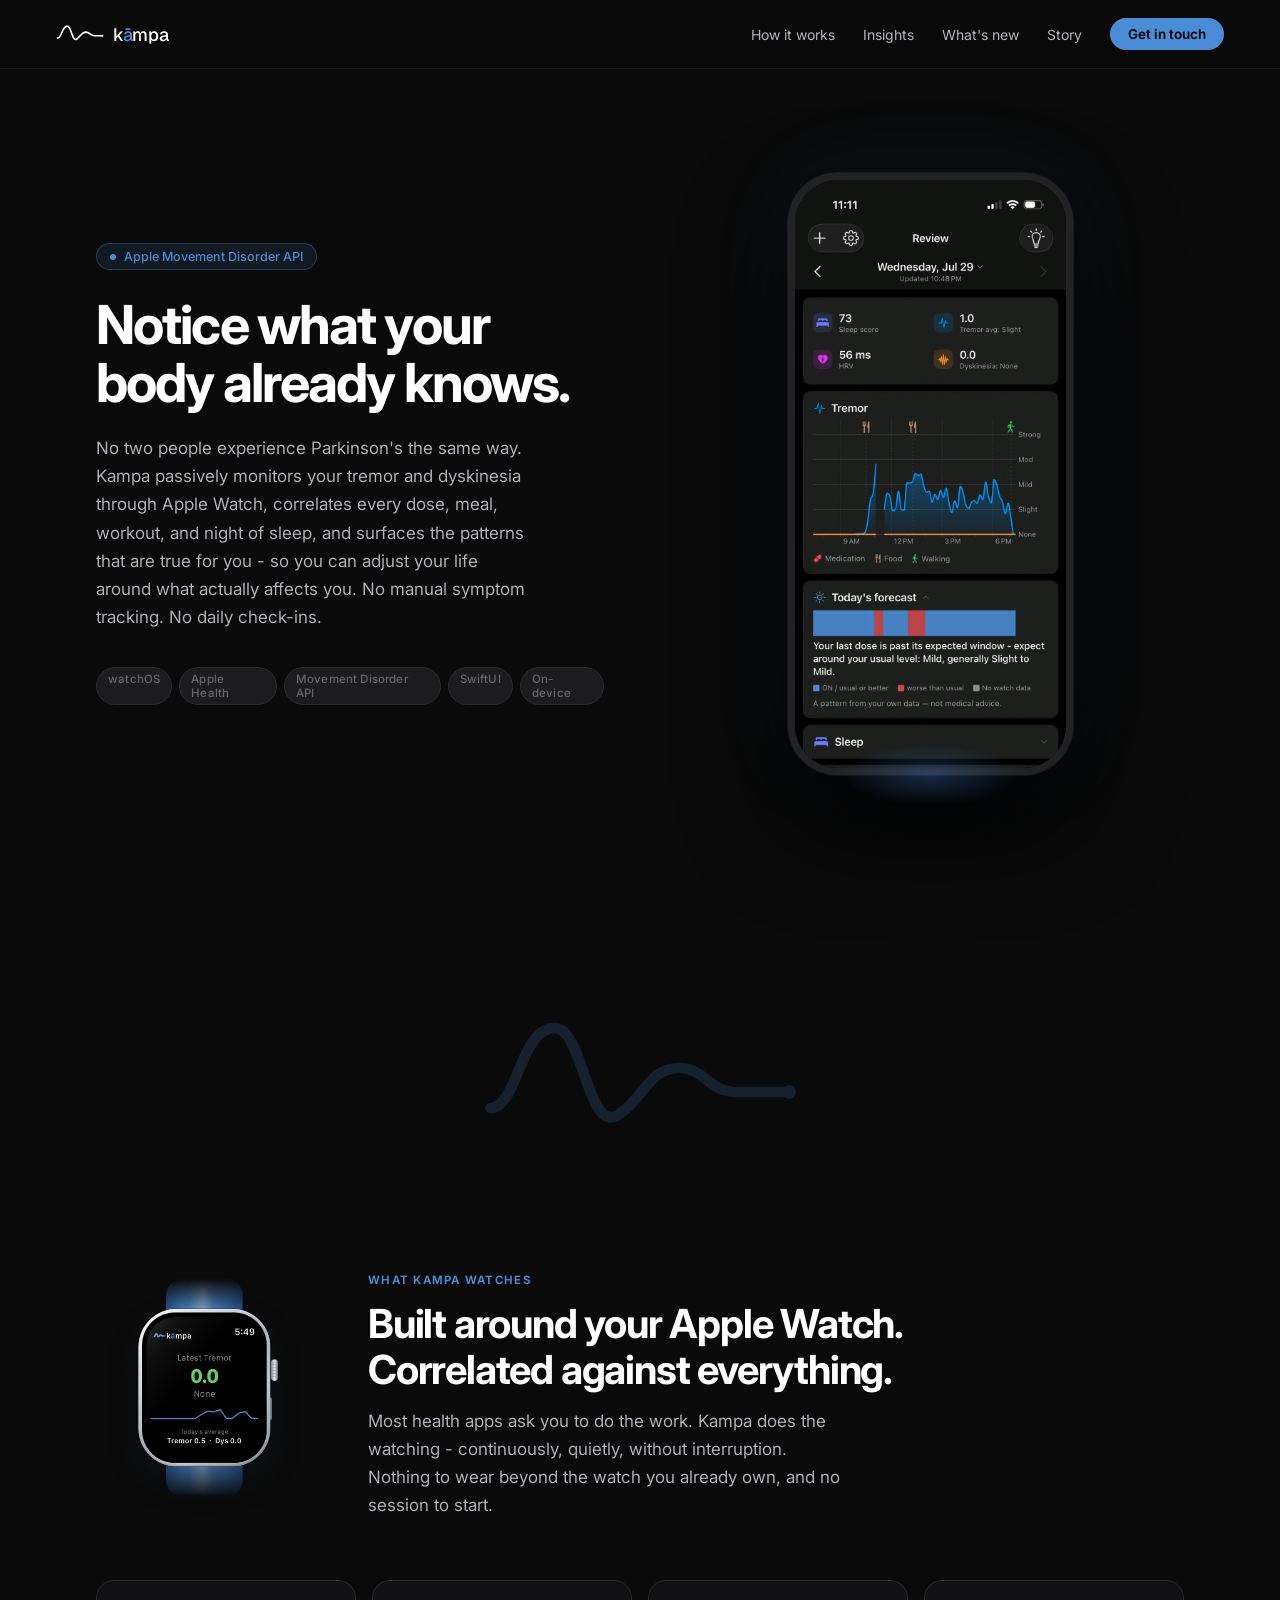
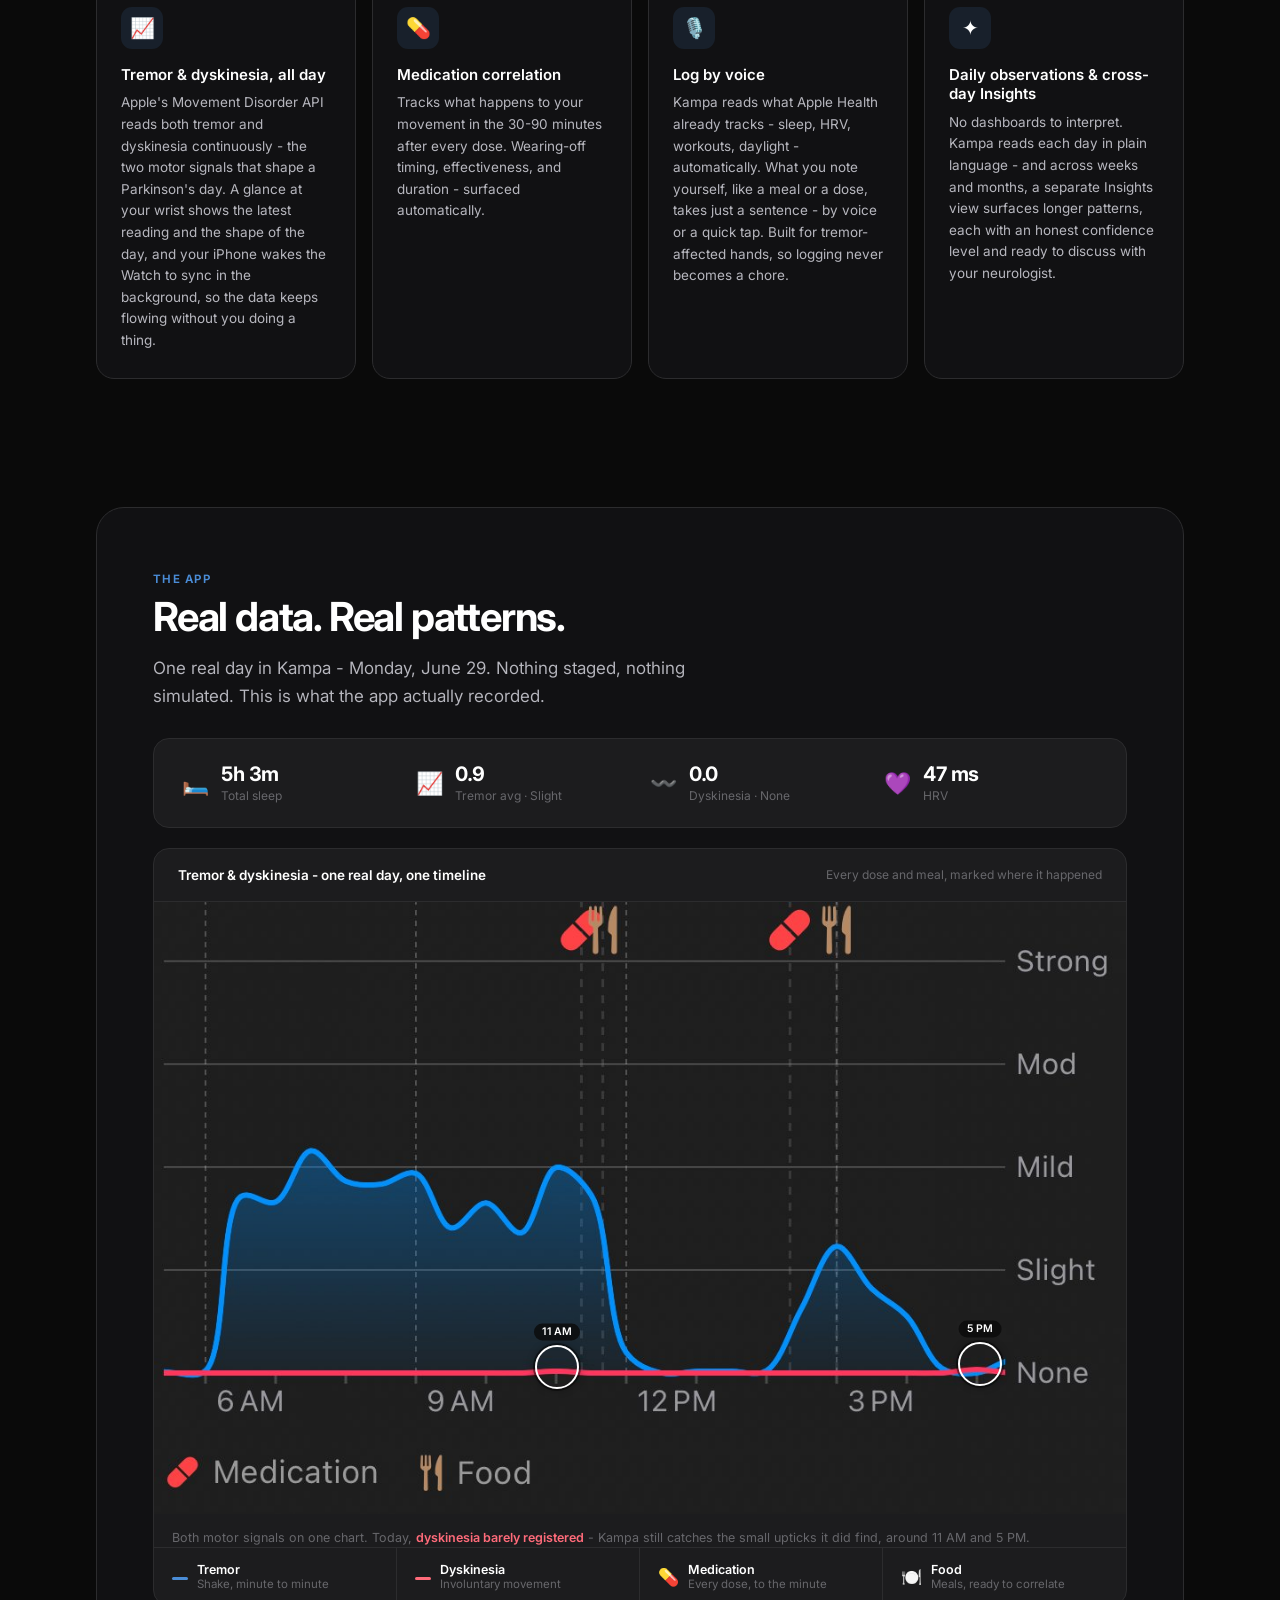
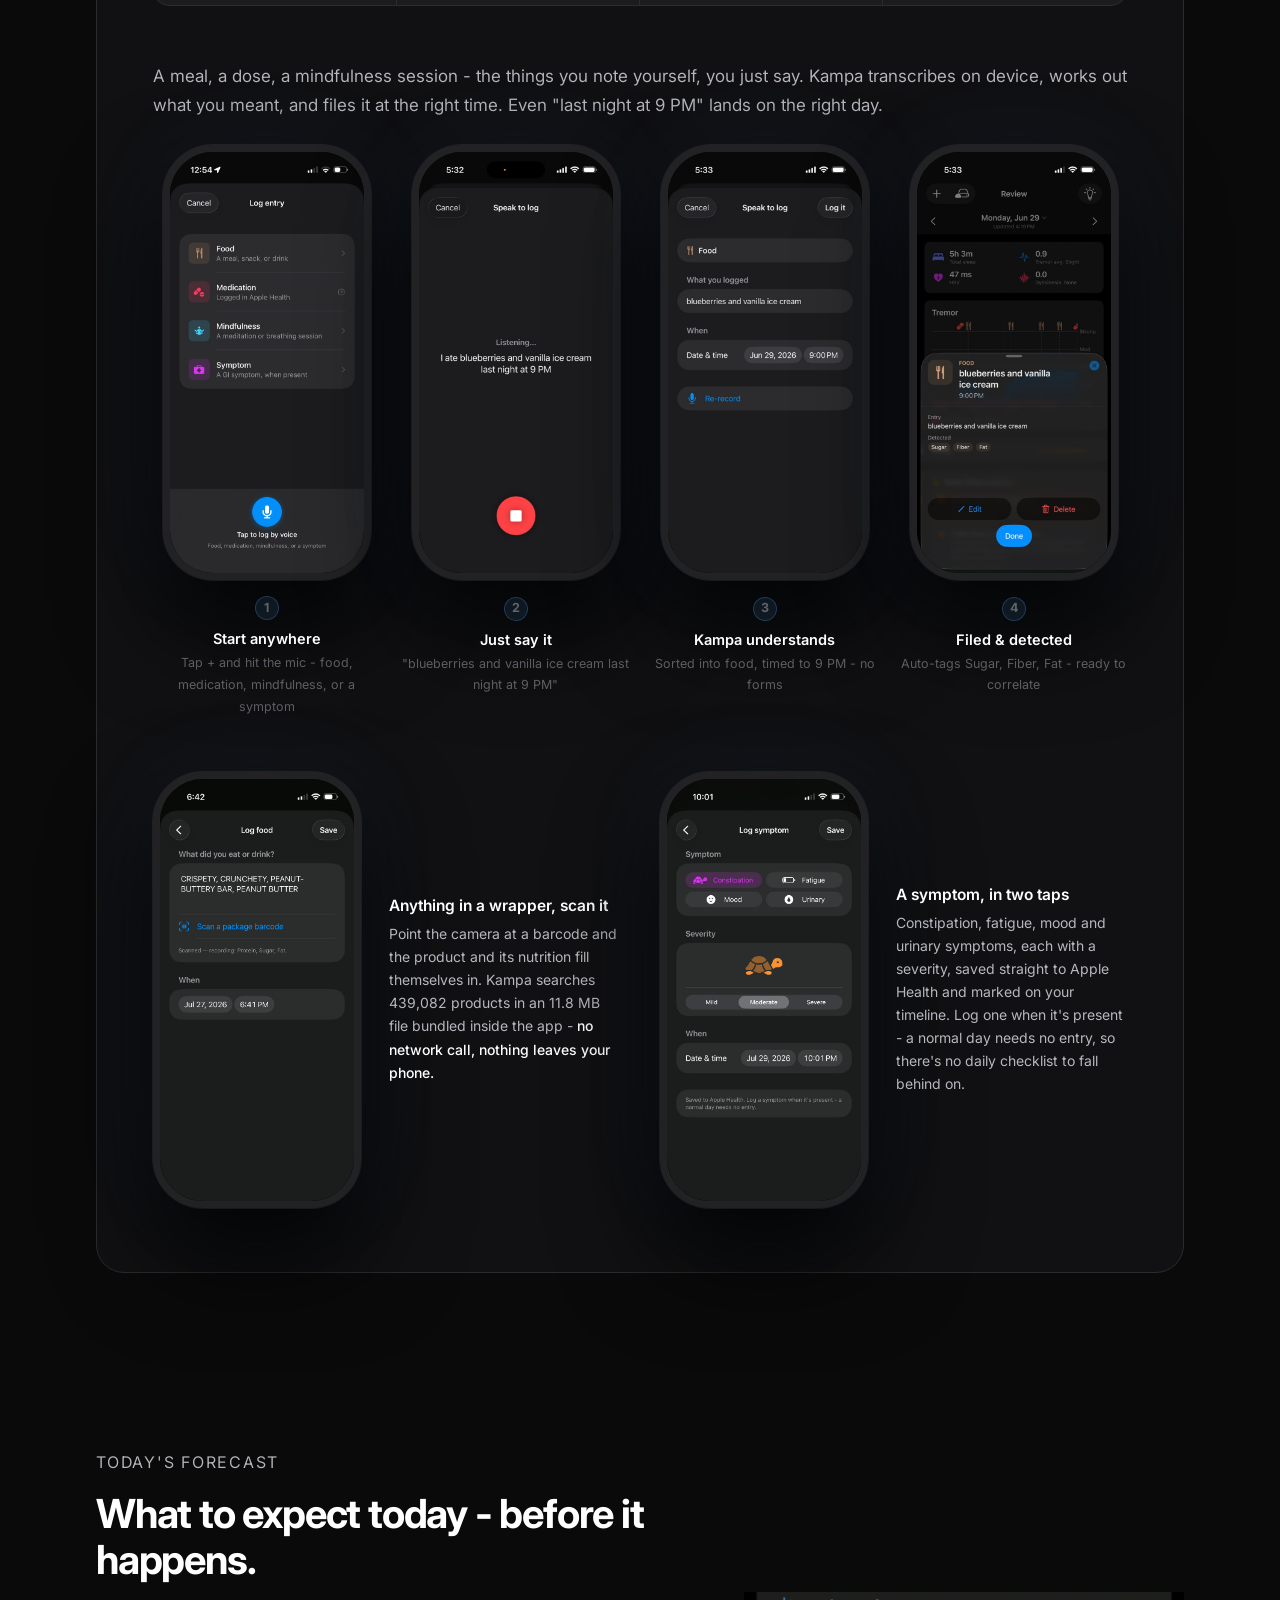
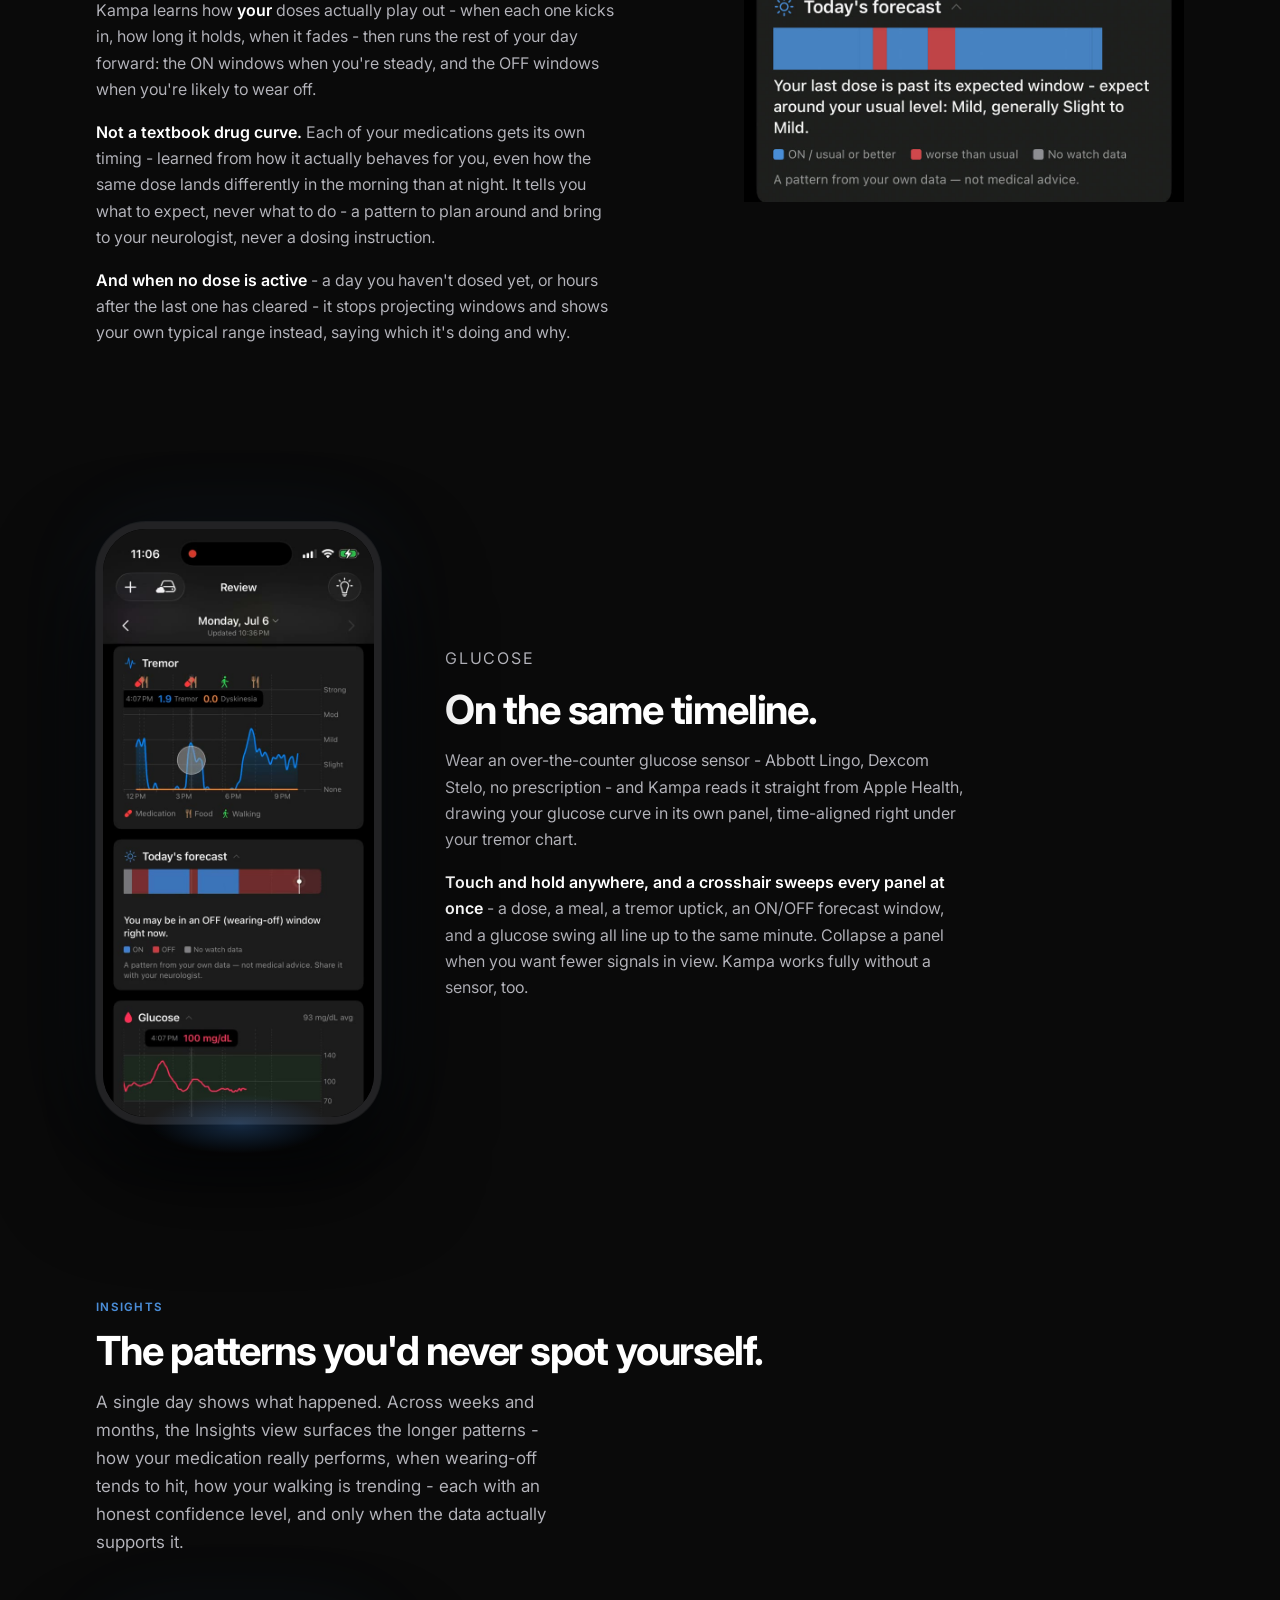
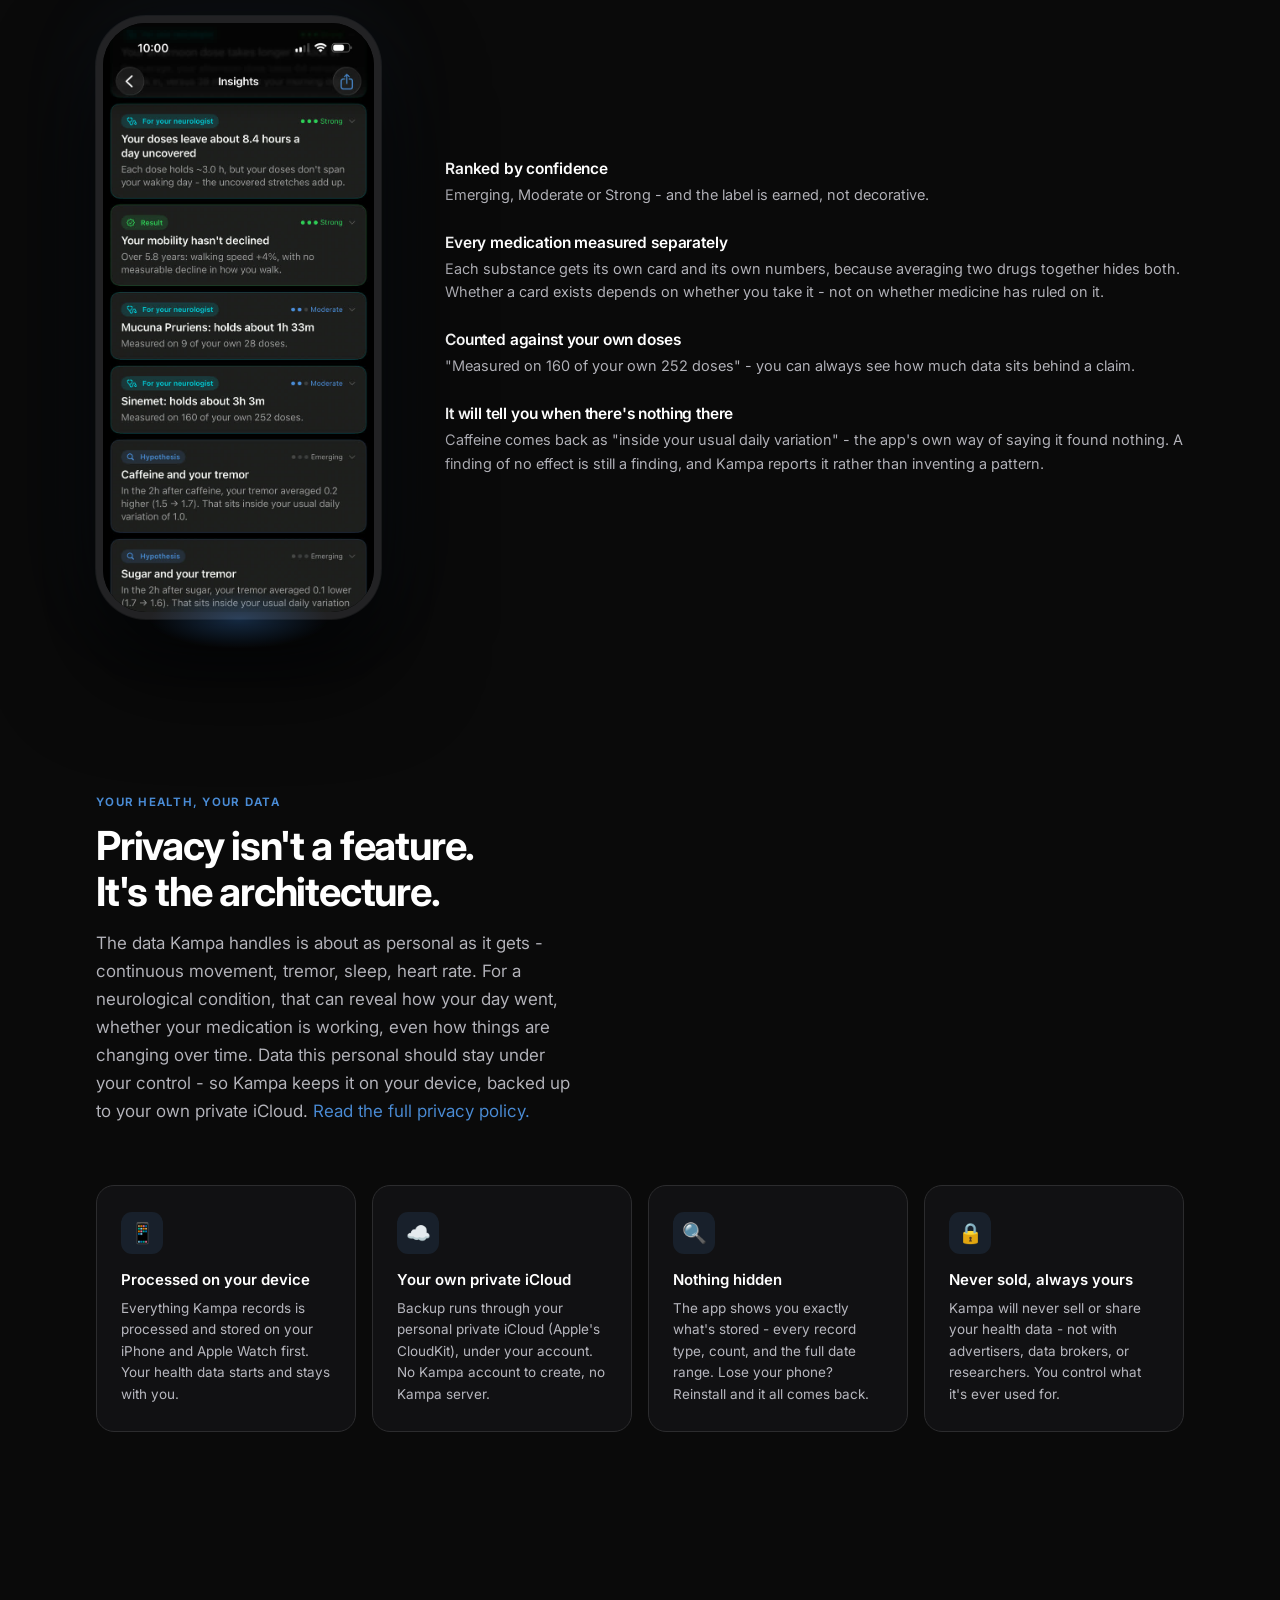
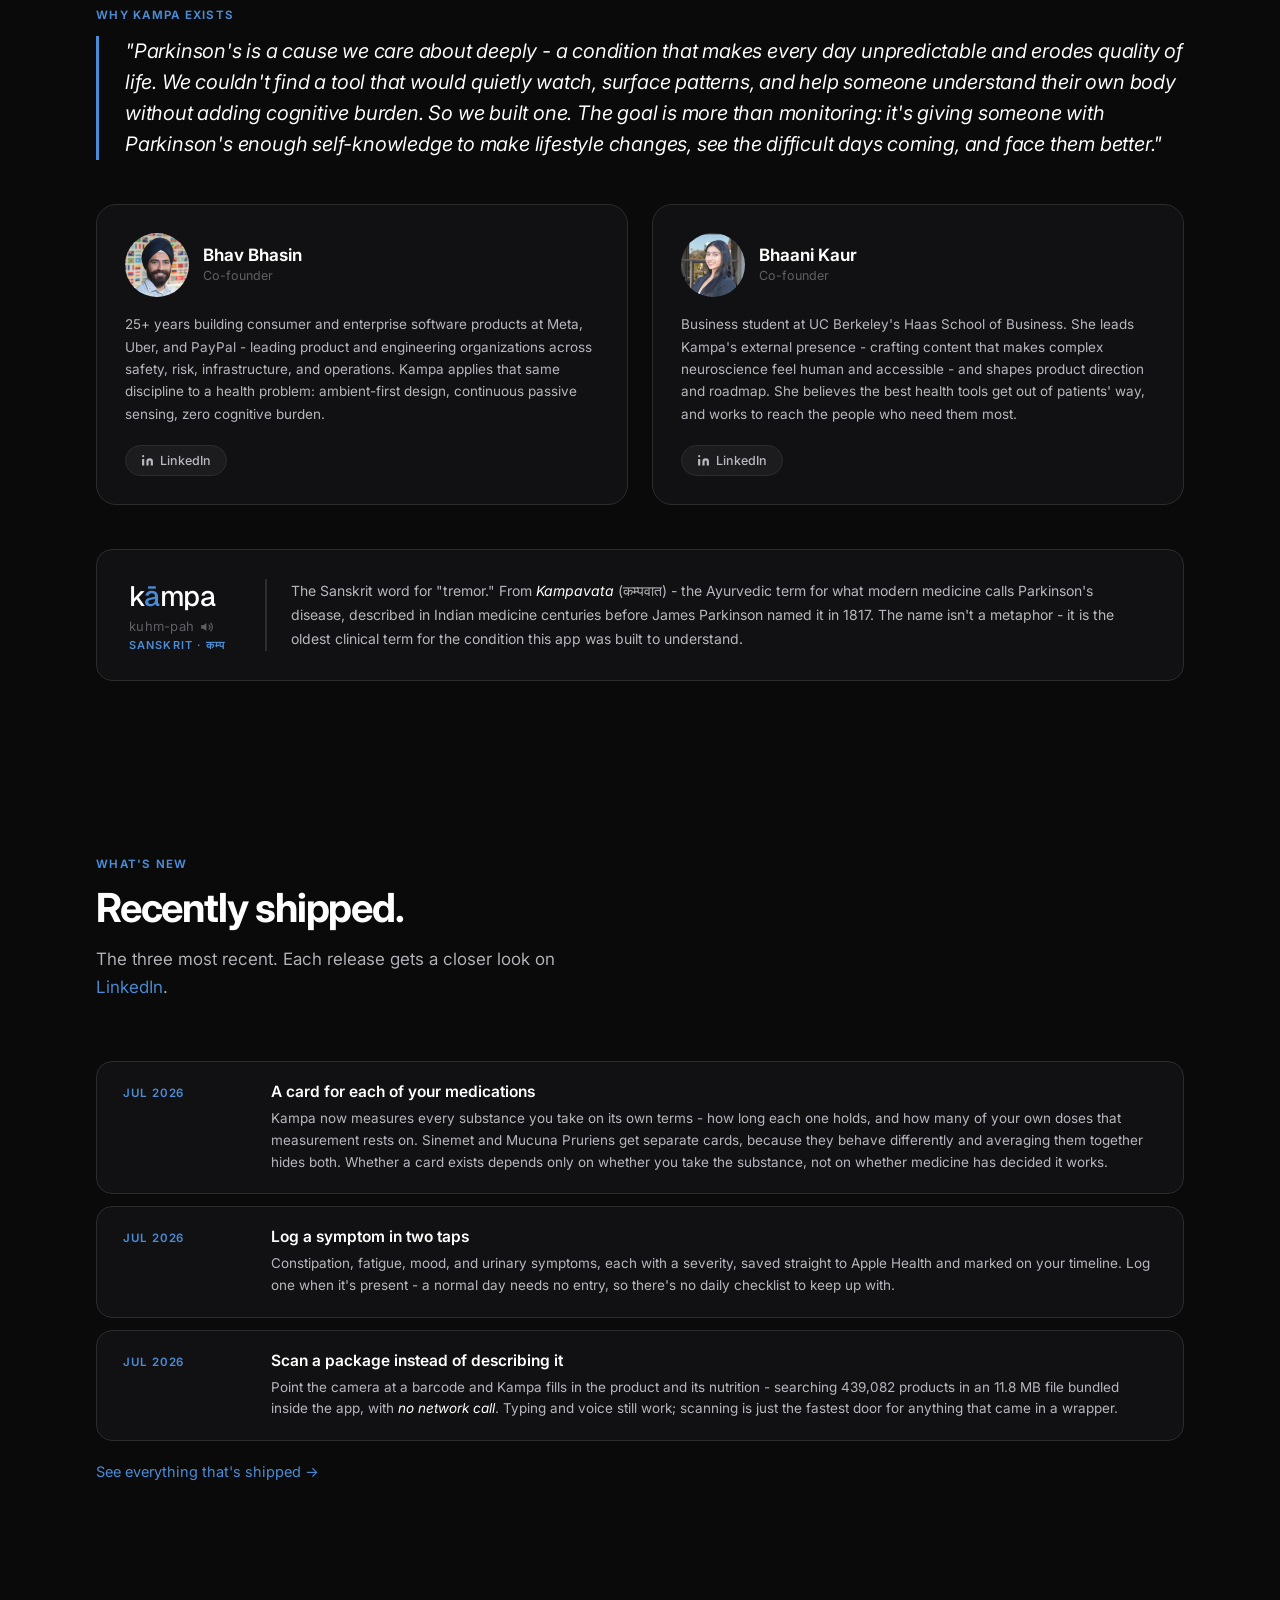
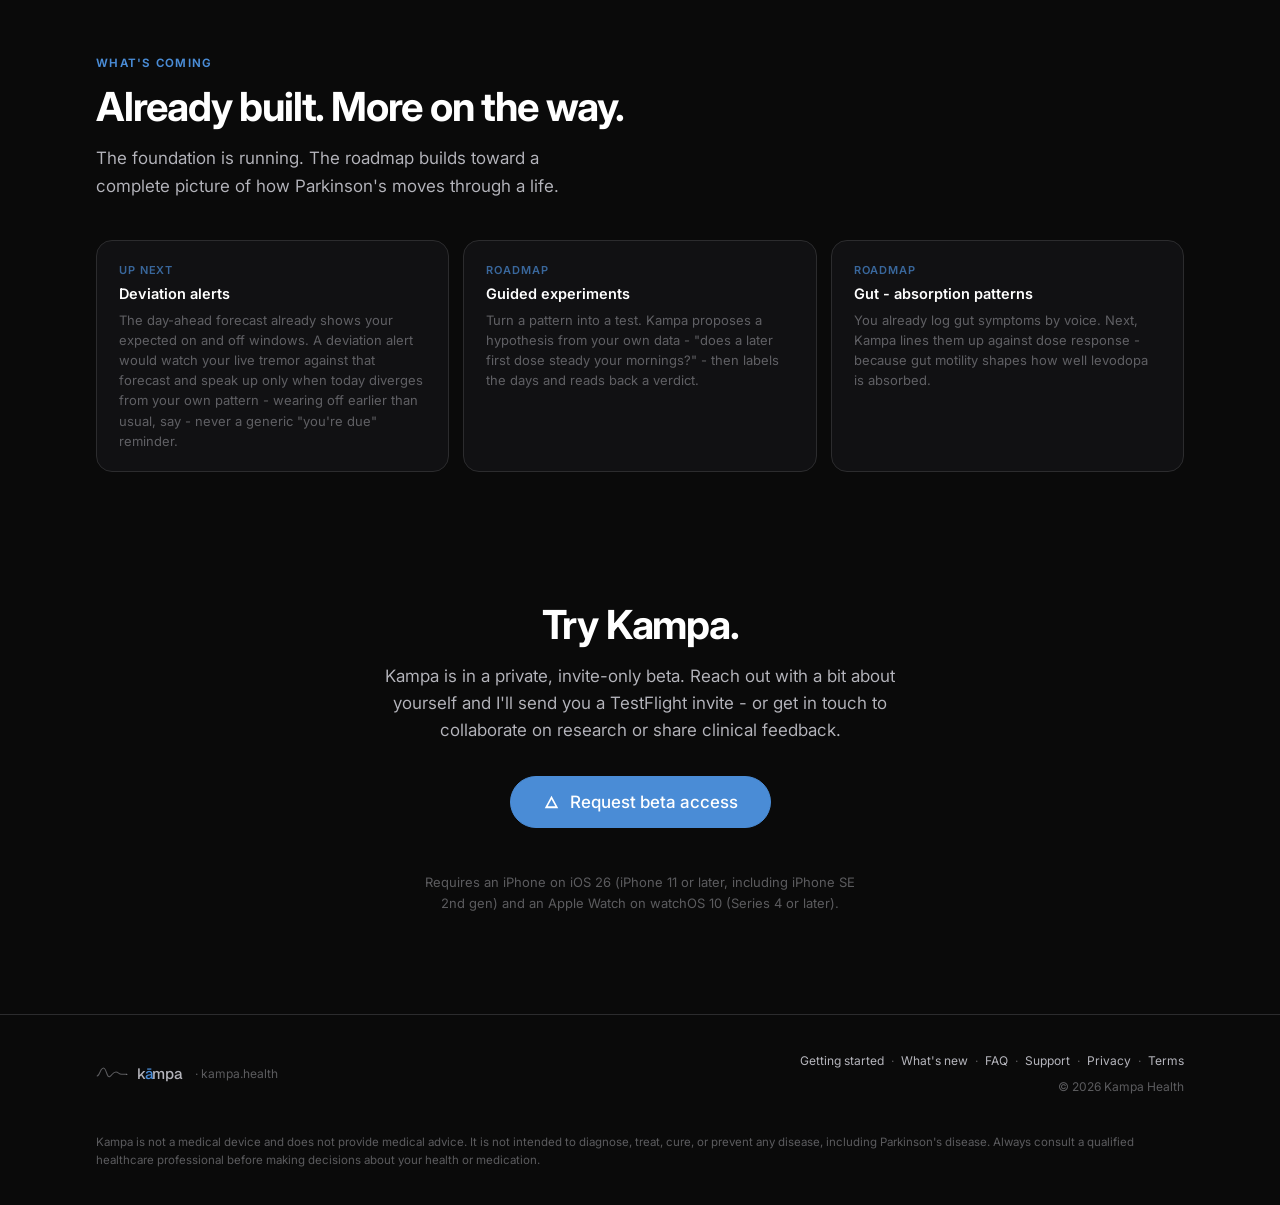
<file: website/index.html>
<!DOCTYPE html>
<html lang="en">
<head>
    <meta charset="UTF-8">
    <meta name="viewport" content="width=device-width, initial-scale=1.0">
    <title>Kampa — Movement Intelligence for Parkinson's</title>
    <meta name="description" content="Kampa passively monitors tremor and dyskinesia via Apple Watch, correlates medication, food, sleep, and exercise, and surfaces the patterns that matter. No manual symptom tracking required.">
    <!-- Google tag (gtag.js) -->
    <script async src="https://www.googletagmanager.com/gtag/js?id=G-08KTDP6KRR"></script>
    <script>
        window.dataLayer = window.dataLayer || [];
        function gtag(){dataLayer.push(arguments);}
        gtag('js', new Date());
        gtag('config', 'G-08KTDP6KRR');
    </script>
    <link rel="icon" href="/assets/favicon.svg" type="image/svg+xml">
    <link rel="icon" href="/assets/favicon-32.png" sizes="32x32" type="image/png">
    <link rel="apple-touch-icon" href="/assets/apple-touch-icon.png">
    <link rel="preconnect" href="https://fonts.googleapis.com">
    <link rel="preconnect" href="https://fonts.gstatic.com" crossorigin>
    <link href="https://fonts.googleapis.com/css2?family=Geist:wght@400;500;600&family=Noto+Serif+Devanagari:wght@400;600&family=Inter:ital,opsz,wght@0,14..32,300;0,14..32,400;0,14..32,500;0,14..32,600;0,14..32,700;1,14..32,400&display=swap" rel="stylesheet">
    <style>
        *, *::before, *::after { box-sizing: border-box; margin: 0; padding: 0; }

        :root {
            --bg: #0a0a0a;
            --surface-1: #111113;
            --surface-2: #1c1c1e;
            --border: #2c2c2e;
            --blue: #4A8CD6;
            --blue-deep: #2F5D99;
            --blue-dim: rgba(74, 140, 214, 0.12);
            --blue-border: rgba(74, 140, 214, 0.30);
            --coral: #FF6B7A;
            --orange: #FF9F0A;
            --text-1: #ffffff;
            --text-2: rgba(235, 235, 245, 0.76);
            --text-3: rgba(235, 235, 245, 0.36);
            --font: 'Inter', -apple-system, BlinkMacSystemFont, sans-serif;
            --font-geist: 'Geist', 'Inter', sans-serif;
            --font-dev: 'Noto Serif Devanagari', serif;
            --max-w: 1200px;
        }

        /* SVG wordmark text classes (matches logo SVG class names) */
        .wm, .wmLk {
            font-family: var(--font-geist);
            font-size: 72px;
            font-weight: 500;
        }

        /* Etymology block - lives inside the Story section */
        .etym-inner {
            margin-top: 44px;
            border: 1px solid var(--border);
            border-radius: 16px;
            padding: 28px 32px;
            background: var(--surface-1);
            display: grid;
            grid-template-columns: auto 1fr;
            gap: 24px 40px;
            align-items: center;
        }
        .etym-name {
            display: flex;
            flex-direction: column;
            gap: 4px;
            white-space: nowrap;
        }
        .etym-word {
            font-family: var(--font-geist);
            font-size: 28px;
            font-weight: 500;
            letter-spacing: -0.02em;
            color: var(--text-1);
        }
        .etym-word .a-blue { color: var(--blue); }
        .etym-pron {
            font-size: 13px;
            color: var(--text-3);
            letter-spacing: 0.02em;
        }
        .pron-btn {
            background: none;
            border: none;
            padding: 0 0 0 6px;
            margin: 0;
            cursor: pointer;
            color: var(--text-3);
            display: inline-flex;
            align-items: center;
            vertical-align: middle;
            line-height: 1;
            transition: color 0.18s;
        }
        .pron-btn:hover { color: var(--blue); }
        .etym-lang {
            font-size: 11px;
            font-weight: 600;
            letter-spacing: 0.1em;
            text-transform: uppercase;
            color: var(--blue);
        }
        .etym-def {
            font-size: 14px;
            line-height: 1.7;
            color: var(--text-2);
            border-left: 2px solid var(--border);
            padding-left: 24px;
        }
        .etym-def em { color: var(--text-1); font-style: italic; }
        @media (max-width: 768px) {
            .etym-inner { grid-template-columns: 1fr; gap: 16px; }
            .etym-def { border-left: none; padding-left: 0; border-top: 1px solid var(--border); padding-top: 16px; }
        }

        /* HealthKit domains strip */
        .hk-strip {
            display: flex;
            flex-wrap: wrap;
            gap: 8px;
            margin-top: 20px;
        }
        .hk-chip {
            background: rgba(74,140,214,0.08);
            border: 1px solid rgba(74,140,214,0.2);
            color: var(--blue);
            padding: 4px 12px;
            border-radius: 100px;
            font-size: 12px;
            font-weight: 500;
        }

        /* Wave divider */
        .wave-divider {
            display: flex;
            justify-content: center;
            padding: 0 56px;
            max-width: var(--max-w);
            margin: 88px auto 0;
            opacity: 0.18;
        }
        .wave-divider svg { width: 100%; max-width: 320px; color: var(--blue); }

        html { scroll-behavior: smooth; }

        body {
            background: var(--bg);
            color: var(--text-1);
            font-family: var(--font);
            -webkit-font-smoothing: antialiased;
            overflow-x: hidden;
        }

        /* ── Nav ── */
        nav {
            position: fixed;
            top: 0; left: 0; right: 0;
            z-index: 100;
            display: flex;
            align-items: center;
            justify-content: space-between;
            padding: 18px 56px;
            background: rgba(10, 10, 10, 0.72);
            backdrop-filter: blur(24px);
            -webkit-backdrop-filter: blur(24px);
            border-bottom: 1px solid rgba(255,255,255,0.05);
        }

        .wordmark {
            display: flex;
            align-items: center;
            gap: 9px;
            text-decoration: none;
        }

        .nav-links {
            display: flex;
            align-items: center;
            gap: 28px;
        }
        .nav-link {
            color: var(--text-2);
            text-decoration: none;
            font-size: 14px;
            font-weight: 400;
            transition: color 0.18s;
        }
        .nav-link:hover { color: var(--text-1); }
        .nav-cta {
            background: var(--blue);
            color: #000;
            padding: 8px 18px;
            border-radius: 100px;
            font-size: 13.5px;
            font-weight: 600;
            text-decoration: none;
            transition: opacity 0.18s;
        }
        .nav-cta:hover { opacity: 0.84; }

        /* ── Hero ── */
        .hero {
            min-height: 100vh;
            max-width: var(--max-w);
            margin: 0 auto;
            display: grid;
            grid-template-columns: 1fr 1fr;
            align-items: center;
            gap: 72px;
            padding: 128px 56px 80px;
        }

        .badge {
            display: inline-flex;
            align-items: center;
            gap: 8px;
            background: var(--blue-dim);
            border: 1px solid var(--blue-border);
            color: var(--blue);
            padding: 5px 13px;
            border-radius: 100px;
            font-size: 12.5px;
            font-weight: 500;
            margin-bottom: 26px;
        }
        .badge-dot {
            width: 6px; height: 6px;
            background: var(--blue);
            border-radius: 50%;
            animation: blink 2.4s ease-in-out infinite;
        }
        @keyframes blink {
            0%, 100% { opacity: 1; }
            50% { opacity: 0.35; }
        }

        h1 {
            font-size: clamp(34px, 4.2vw, 54px);
            font-weight: 720;
            line-height: 1.08;
            letter-spacing: -0.035em;
            margin-bottom: 22px;
        }

        .hero-sub {
            font-size: 17px;
            line-height: 1.65;
            color: var(--text-2);
            max-width: 430px;
            margin-bottom: 36px;
            font-weight: 380;
        }

        .cta-row {
            display: flex;
            align-items: center;
            gap: 20px;
            margin-bottom: 44px;
            flex-wrap: wrap;
        }
        .btn-primary {
            display: inline-flex;
            align-items: center;
            gap: 8px;
            background: var(--blue);
            color: #000;
            padding: 13px 26px;
            border-radius: 100px;
            font-size: 15px;
            font-weight: 600;
            text-decoration: none;
            transition: opacity 0.18s, transform 0.12s;
        }
        .btn-primary:hover { opacity: 0.88; transform: translateY(-1px); }

        .btn-ghost {
            color: var(--text-2);
            font-size: 14px;
            font-weight: 400;
            text-decoration: none;
            transition: color 0.18s;
        }
        .btn-ghost:hover { color: var(--text-1); }

        .chips {
            display: flex;
            flex-wrap: nowrap;
            gap: 7px;
        }
        .chip {
            background: var(--surface-2);
            border: 1px solid var(--border);
            color: var(--text-3);
            padding: 4px 11px;
            border-radius: 100px;
            font-size: 11.5px;
            font-weight: 500;
            letter-spacing: 0.015em;
        }

        /* App icon display */

        /* Phone frame */
        .phone-wrap {
            display: flex;
            flex-direction: column;
            align-items: center;
            position: relative;
        }
        .phone {
            width: 285px;
            border-radius: 50px;
            background: #000;
            border: 7px solid #222224;
            box-shadow:
                0 0 0 1px rgba(255,255,255,0.07),
                0 48px 100px rgba(0,0,0,0.88),
                0 0 90px rgba(75,158,255,0.07);
            overflow: hidden;
        }
        .phone img { width: 100%; display: block; }
        .phone-glow {
            position: absolute;
            bottom: -30px; left: 50%;
            transform: translateX(-50%);
            width: 180px; height: 60px;
            background: radial-gradient(ellipse, rgba(75,158,255,0.25) 0%, transparent 70%);
            pointer-events: none;
        }

        /* ── Shared section wrapper ── */
        .section-wrap {
            max-width: var(--max-w);
            margin: 0 auto;
            padding: 88px 56px;
        }

        .eyebrow {
            font-size: 11.5px;
            font-weight: 650;
            letter-spacing: 0.11em;
            text-transform: uppercase;
            color: var(--blue);
            margin-bottom: 14px;
        }
        .section-h {
            font-size: clamp(26px, 3.4vw, 40px);
            font-weight: 700;
            letter-spacing: -0.03em;
            line-height: 1.15;
            margin-bottom: 14px;
        }
        .section-p {
            font-size: 17px;
            color: var(--text-2);
            line-height: 1.65;
            max-width: 480px;
            margin-bottom: 60px;
            font-weight: 380;
        }

        /* ── Capabilities ── */
        .cap-grid {
            display: grid;
            grid-template-columns: repeat(4, 1fr);
            gap: 16px;
        }
        .cap-card {
            background: var(--surface-1);
            border: 1px solid var(--border);
            border-radius: 18px;
            padding: 26px 24px;
            transition: border-color 0.2s;
        }
        .cap-card:hover { border-color: var(--blue-border); }
        .cap-icon {
            width: 42px; height: 42px;
            background: var(--blue-dim);
            border-radius: 11px;
            display: flex;
            align-items: center;
            justify-content: center;
            font-size: 20px;
            margin-bottom: 16px;
        }
        .cap-title {
            font-size: 15px;
            font-weight: 600;
            line-height: 1.3;
            margin-bottom: 8px;
        }
        .cap-desc {
            font-size: 13.5px;
            color: var(--text-2);
            line-height: 1.6;
        }

        /* ── Screenshots ── */
        .screens-box {
            background: var(--surface-1);
            border: 1px solid var(--border);
            border-radius: 28px;
            padding: 64px 56px;
        }
        .screens-grid {
            display: grid;
            grid-template-columns: repeat(3, 1fr);
            gap: 28px;
            align-items: end;
        }
        .screen-item {
            display: flex;
            flex-direction: column;
            align-items: center;
            gap: 18px;
        }
        .screen-item .phone {
            width: 100%;
            max-width: 240px;
        }
        .screen-caption { text-align: center; }
        .screen-caption strong { display: block; font-size: 14px; font-weight: 600; margin-bottom: 3px; }
        .screen-caption span { font-size: 12.5px; color: var(--text-3); }

        /* Day at a glance */
        .glance-card {
            display: grid;
            grid-template-columns: repeat(4, 1fr);
            gap: 20px;
            background: var(--surface-2);
            border: 1px solid var(--border);
            border-radius: 16px;
            padding: 24px 28px;
            margin-bottom: 20px;
        }
        .glance-item { display: flex; align-items: center; gap: 12px; }
        .glance-icon { font-size: 22px; line-height: 1; flex-shrink: 0; }
        .glance-num { font-size: 20px; font-weight: 700; color: var(--text-1); letter-spacing: -0.02em; line-height: 1.1; }
        .glance-label { font-size: 12px; color: var(--text-3); margin-top: 3px; }
        @media (max-width: 768px) { .glance-card { grid-template-columns: repeat(2, 1fr); gap: 18px; } }

        /* Detail cards */
        .detail-grid {
            display: grid;
            grid-template-columns: repeat(3, 1fr);
            gap: 16px;
        }
        .detail-card {
            background: var(--surface-2);
            border: 1px solid var(--border);
            border-radius: 16px;
            padding: 24px 22px;
        }
        .detail-icon { font-size: 24px; display: block; margin-bottom: 16px; line-height: 1; }
        .detail-label {
            font-size: 11px;
            font-weight: 600;
            letter-spacing: 0.1em;
            text-transform: uppercase;
            color: var(--blue);
            margin-bottom: 8px;
        }
        .detail-head { font-size: 15.5px; font-weight: 600; color: var(--text-1); line-height: 1.3; margin-bottom: 8px; }
        .detail-sub { font-size: 13px; color: var(--text-2); line-height: 1.55; }
        .dtag {
            display: inline-block;
            background: var(--surface-1);
            border: 1px solid var(--border);
            border-radius: 100px;
            padding: 1px 9px;
            font-size: 11.5px;
            color: var(--text-2);
            margin: 2px 2px 0 0;
        }
        @media (max-width: 768px) { .detail-grid { grid-template-columns: 1fr; } }

        /* Insights showcase */
        .insight-lede {
            display: grid;
            grid-template-columns: auto 1fr;
            gap: 64px;
            align-items: center;
        }
        .insight-lede .phone { width: 285px; }
        .insight-points { display: flex; flex-direction: column; gap: 26px; }
        .ipoint strong {
            display: block; font-size: 15.5px; font-weight: 600;
            color: var(--text-1); margin-bottom: 5px; letter-spacing: -0.01em;
        }
        .ipoint span { font-size: 14.5px; color: var(--text-2); line-height: 1.65; font-weight: 380; }
        @media (max-width: 900px) {
            .insight-lede { grid-template-columns: 1fr; gap: 40px; justify-items: center; }
            .insight-points { max-width: 520px; }
        }

        /* Tremor callout */
        .tremor-callout {
            margin-top: 44px;
            border: 1px solid var(--border);
            border-radius: 16px;
            overflow: hidden;
            background: var(--surface-2);
        }
        .tremor-header {
            padding: 18px 24px;
            border-bottom: 1px solid var(--border);
            display: flex;
            align-items: center;
            justify-content: space-between;
        }
        .tremor-header strong { font-size: 13.5px; font-weight: 600; }
        .tremor-header span { font-size: 12px; color: var(--text-3); }
        .tremor-callout img { width: 100%; display: block; }
        /* Annotation rings over the real chart (UI overlay, image untouched) */
        .chart-annot { position: relative; line-height: 0; }
        .annot-ring {
            position: absolute;
            width: clamp(24px, 5.4%, 44px);
            aspect-ratio: 1;
            border: 2px solid #ffffff;
            border-radius: 50%;
            transform: translate(-50%, -50%);
            box-shadow: 0 0 0 2px rgba(0,0,0,0.45), 0 0 8px rgba(0,0,0,0.4);
            pointer-events: none;
        }
        .annot-ring::after {
            content: attr(data-time);
            position: absolute;
            left: 50%; top: -7px;
            transform: translate(-50%, -100%);
            white-space: nowrap;
            font-size: 10.5px;
            font-weight: 600;
            line-height: 1;
            color: #ffffff;
            background: rgba(10,10,10,0.82);
            padding: 3px 8px;
            border-radius: 100px;
            letter-spacing: 0.02em;
        }
        .sig-swatch-line { display: inline-block; width: 16px; height: 3px; border-radius: 2px; vertical-align: middle; }
        .annot-note {
            font-size: 12.5px;
            color: var(--text-3);
            line-height: 1.55;
            padding: 14px 18px 0;
        }
        .annot-note b { color: var(--coral); font-weight: 600; }
        .tremor-legend {
            display: grid;
            grid-template-columns: repeat(4, 1fr);
            border-top: 1px solid var(--border);
        }
        .legend-item {
            padding: 14px 18px;
            display: flex;
            align-items: center;
            gap: 9px;
            border-right: 1px solid var(--border);
        }
        .legend-item:last-child { border-right: none; }
        .legend-item span { font-size: 17px; }
        .legend-item strong { display: block; font-size: 12.5px; font-weight: 600; }
        .legend-item p { font-size: 11.5px; color: var(--text-3); }

        /* ── Glucose (CGM) lede - phone left, copy right ── */
        .phone video { width: 100%; display: block; }
        .cgm-lede {
            display: grid;
            grid-template-columns: auto 1fr;
            gap: 64px;
            align-items: center;
        }
        .cgm-lede .phone { width: 285px; }
        .cgm-copy h3 { margin-bottom: 14px; }
        .cgm-copy p { font-size: 16px; color: var(--text-2); line-height: 1.65; max-width: 520px; font-weight: 380; margin-bottom: 16px; }
        .cgm-copy p:last-child { margin-bottom: 0; }
        .cgm-copy strong { color: var(--text-1); font-weight: 600; }
        @media (max-width: 760px) {
            .cgm-lede { grid-template-columns: 1fr; justify-items: center; text-align: center; gap: 36px; }
            .cgm-copy p { margin-left: auto; margin-right: auto; }
        }

        /* ── Today's forecast lede — mirrors .cgm-lede, image on the right for rhythm ── */
        .forecast-lede {
            display: grid;
            grid-template-columns: 1fr auto;
            gap: 64px;
            align-items: center;
        }
        /* Bare panel crop - the panel is the subject, and it brings its own edges */
        .forecast-shot { width: 440px; }
        .forecast-shot img { width: 100%; display: block; }
        .forecast-copy h3 { margin-bottom: 14px; }
        .forecast-copy p { font-size: 16px; color: var(--text-2); line-height: 1.65; max-width: 520px; font-weight: 380; margin-bottom: 16px; }
        .forecast-copy p:last-child { margin-bottom: 0; }
        .forecast-copy strong { color: var(--text-1); font-weight: 600; }
        @media (max-width: 760px) {
            .forecast-lede { grid-template-columns: 1fr; justify-items: center; text-align: center; gap: 36px; }
            .forecast-copy p { margin-left: auto; margin-right: auto; }
            .forecast-shot { order: -1; width: 100%; max-width: 420px; }
        }

        /* ── Dual-signal showcase ── */
        .signal-grid {
            display: grid;
            grid-template-columns: 0.82fr 1fr;
            gap: 52px;
            align-items: center;
            margin-top: 8px;
        }
        .signal-grid .phone { width: 100%; max-width: 258px; }
        .signal-grid .phone-wrap { align-self: center; }
        .signal-h {
            font-size: clamp(20px, 2.4vw, 26px);
            font-weight: 650;
            letter-spacing: -0.02em;
            line-height: 1.2;
            margin-bottom: 14px;
        }
        .signal-lead {
            font-size: 15px;
            color: var(--text-2);
            line-height: 1.65;
            margin-bottom: 26px;
        }
        .signal-legend {
            display: grid;
            grid-template-columns: 1fr 1fr;
            gap: 16px 24px;
        }
        .sig-item { display: flex; align-items: flex-start; gap: 11px; }
        .sig-swatch { margin-top: 5px; flex-shrink: 0; }
        .sig-swatch.line { width: 22px; height: 3px; border-radius: 2px; }
        .sig-swatch.dot { width: 11px; height: 11px; border-radius: 50%; margin-top: 3px; }
        .sig-glyph { font-size: 15px; line-height: 1; margin-top: 1px; flex-shrink: 0; width: 20px; }
        .sig-item strong { display: block; font-size: 13.5px; font-weight: 600; color: var(--text-1); margin-bottom: 2px; }
        .sig-item span { font-size: 12.5px; color: var(--text-3); line-height: 1.5; }
        @media (max-width: 900px) {
            .signal-grid { grid-template-columns: 1fr; gap: 34px; }
            .signal-grid .phone-wrap { order: -1; }
            .signal-legend { max-width: 480px; }
        }

        /* ── Voice logging strip ── */
        .voice-strip {
            display: grid;
            grid-template-columns: repeat(4, 1fr);
            gap: 22px;
            align-items: start;
        }
        .voice-step { display: flex; flex-direction: column; align-items: center; gap: 16px; }
        .voice-step .phone { width: 100%; max-width: 208px; }
        .voice-cap { text-align: center; }
        .voice-num {
            display: inline-flex;
            align-items: center;
            justify-content: center;
            width: 24px; height: 24px;
            border-radius: 50%;
            background: var(--blue-dim);
            border: 1px solid var(--blue-border);
            color: var(--blue);
            font-size: 12px;
            font-weight: 700;
            margin-bottom: 10px;
        }
        .voice-cap strong { display: block; font-size: 14.5px; font-weight: 600; color: var(--text-1); margin-bottom: 4px; }
        .voice-cap span { font-size: 12.5px; color: var(--text-3); line-height: 1.5; }
        @media (max-width: 1024px) {
            .voice-strip { grid-template-columns: repeat(2, 1fr); gap: 30px 24px; max-width: 520px; margin: 0 auto; }
        }
        @media (max-width: 768px) {
            .voice-strip { grid-template-columns: 1fr; max-width: 320px; margin: 0 auto; gap: 40px; }
        }

        /* ── The other two capture doors: scan, and symptom ──
           Same grammar as .voice-step above: a real bezel around a full screen,
           caption beside it. No new container. */
        .doors {
            display: grid;
            grid-template-columns: 1fr 1fr;
            gap: 44px 40px;
            margin-top: 56px;
        }
        .door {
            display: grid;
            grid-template-columns: 208px 1fr;
            gap: 28px;
            align-items: center;
        }
        .door .phone { width: 208px; }
        .door-copy strong { display: block; font-size: 15.5px; font-weight: 600; color: var(--text-1); margin-bottom: 7px; }
        .door-copy p { font-size: 14px; color: var(--text-2); line-height: 1.65; }
        .door-copy em { color: var(--text-1); font-style: normal; font-weight: 500; }
        @media (max-width: 1024px) { .doors { grid-template-columns: 1fr; max-width: 560px; margin-left: auto; margin-right: auto; } }
        @media (max-width: 520px) { .door { grid-template-columns: 1fr; gap: 18px; justify-items: center; text-align: center; } }

        /* ── Capabilities header: the Watch mockup sits with the heading that
           already names it, rather than in a band of its own that restated
           the first capability card. ── */
        .cap-header {
            display: grid;
            grid-template-columns: auto 1fr;
            gap: 56px;
            align-items: center;
            margin-bottom: 56px;
        }
        /* Apple Watch (Series 11) mockup image - transparent PNG, blends on dark bg */
        .watch-device { width: 216px; flex-shrink: 0; }
        .watch-device img { width: 100%; height: auto; display: block; }
        @media (max-width: 768px) {
            .cap-header { grid-template-columns: 1fr; justify-items: center; text-align: center; gap: 32px; }
            .cap-header .section-p { margin-left: auto; margin-right: auto; }
        }

        /* ── Story ── */
        .story-grid {
            display: grid;
            grid-template-columns: 1fr 1fr;
            gap: 80px;
            align-items: center;
        }
        blockquote {
            font-size: clamp(16px, 1.8vw, 20px);
            font-weight: 380;
            font-style: italic;
            line-height: 1.55;
            letter-spacing: -0.01em;
            padding-left: 26px;
            border-left: 3px solid var(--blue);
            color: var(--text-1);
        }
        .founders-grid {
            display: grid;
            grid-template-columns: 1fr 1fr;
            gap: 24px;
            margin-top: 44px;
        }

        .builder-card {
            background: var(--surface-1);
            border: 1px solid var(--border);
            border-radius: 20px;
            padding: 28px;
        }
        .builder-head {
            display: flex;
            align-items: center;
            gap: 14px;
            margin-bottom: 16px;
        }
        .builder-avatar {
            width: 64px; height: 64px;
            border-radius: 50%;
            object-fit: cover;
            flex-shrink: 0;
        }
        .builder-name { font-size: 17px; font-weight: 650; margin-bottom: 2px; }
        .builder-title { font-size: 12.5px; color: var(--text-3); line-height: 1.45; }
        .builder-bio {
            font-size: 13.5px;
            color: var(--text-2);
            line-height: 1.65;
            margin-bottom: 20px;
        }
        .builder-links { display: flex; gap: 10px; }
        .pill-link {
            display: inline-flex;
            align-items: center;
            gap: 6px;
            background: var(--surface-2);
            border: 1px solid var(--border);
            color: var(--text-2);
            padding: 7px 15px;
            border-radius: 100px;
            font-size: 12.5px;
            font-weight: 500;
            text-decoration: none;
            transition: all 0.18s;
        }
        .pill-link:hover { color: var(--text-1); border-color: rgba(255,255,255,0.18); }

        /* ── Roadmap ── */
        .roadmap-grid {
            display: grid;
            grid-template-columns: repeat(3, 1fr);
            gap: 14px;
        }
        .roadmap-item {
            background: var(--surface-1);
            border: 1px solid var(--border);
            border-radius: 16px;
            padding: 22px 22px 20px;
            display: flex;
            flex-direction: column;
            gap: 6px;
        }
        .roadmap-label {
            font-size: 11px;
            font-weight: 600;
            letter-spacing: 0.08em;
            text-transform: uppercase;
            color: var(--blue);
            opacity: 0.7;
            margin-bottom: 2px;
        }
        .roadmap-title {
            font-size: 14.5px;
            font-weight: 600;
            line-height: 1.3;
        }
        .roadmap-desc {
            font-size: 13px;
            color: var(--text-3);
            line-height: 1.55;
        }
        @media (max-width: 1024px) { .roadmap-grid { grid-template-columns: repeat(2, 1fr); } }
        @media (max-width: 640px) { .roadmap-grid { grid-template-columns: 1fr; } }

        /* ── What's new (changelog) ── */
        .changelog-list { display: flex; flex-direction: column; gap: 12px; }
        .changelog-item {
            background: var(--surface-1);
            border: 1px solid var(--border);
            border-radius: 16px;
            padding: 20px 26px;
            display: grid;
            grid-template-columns: 124px 1fr;
            gap: 24px;
            align-items: baseline;
            transition: border-color 0.2s;
        }
        .changelog-item:hover { border-color: var(--blue-border); }
        .changelog-date {
            font-size: 11.5px;
            font-weight: 600;
            letter-spacing: 0.08em;
            text-transform: uppercase;
            color: var(--blue);
            white-space: nowrap;
        }
        .changelog-title { font-size: 15.5px; font-weight: 600; line-height: 1.3; margin-bottom: 6px; }
        .changelog-desc { font-size: 13.5px; color: var(--text-2); line-height: 1.6; }
        .changelog-desc em { color: var(--text-1); font-style: italic; }
        @media (max-width: 640px) { .changelog-item { grid-template-columns: 1fr; gap: 5px; } }

        /* ── Contact ── */
        .contact-wrap {
            max-width: var(--max-w);
            margin: 0 auto;
            padding: 40px 56px 100px;
            text-align: center;
        }
        .contact-inner {
            max-width: 560px;
            margin: 0 auto;
        }
        .contact-h {
            font-size: clamp(26px, 3.4vw, 40px);
            font-weight: 700;
            letter-spacing: -0.03em;
            margin-bottom: 14px;
        }
        .contact-p {
            font-size: 17px;
            color: var(--text-2);
            line-height: 1.6;
            margin-bottom: 32px;
            font-weight: 380;
        }
        .contact-reqs {
            font-size: 13px;
            color: var(--text-3);
            line-height: 1.6;
            max-width: 440px;
            margin: 28px auto 0;
        }
        /* Primary CTA: request invite-only beta access via email (see contact section) */
        .beta-btn {
            display: inline-flex;
            align-items: center;
            gap: 10px;
            background: var(--blue);
            border: 1px solid var(--blue);
            color: #fff;
            padding: 15px 32px;
            border-radius: 100px;
            font-size: 17px;
            font-weight: 500;
            text-decoration: none;
            transition: all 0.2s;
        }
        .beta-btn:hover {
            filter: brightness(1.08);
        }
        .cta-row { display: flex; gap: 14px; justify-content: center; flex-wrap: wrap; }

        /* ── Footer ── */
        .footer-wrap {
            border-top: 1px solid var(--border);
        }
        footer {
            max-width: var(--max-w);
            margin: 0 auto;
            padding: 36px 56px;
            display: flex;
            align-items: center;
            justify-content: space-between;
        }
        .footer-meta {
            font-size: 12px;
            color: var(--text-3);
            text-align: right;
            line-height: 1.65;
        }

        /* ── Responsive ── */
        @media (max-width: 1024px) {
            nav { padding: 16px 28px; }
            .hero { grid-template-columns: 1fr; padding: 110px 32px 64px; text-align: center; gap: 56px; }
            .hero-sub { margin: 0 auto 36px; }
            .cta-row { justify-content: center; }
            .chips { justify-content: center; }
            .phone-wrap { order: -1; }
            .cap-grid { grid-template-columns: repeat(2, 1fr); }
            .screens-grid { grid-template-columns: 1fr 1fr; }
            .story-grid { grid-template-columns: 1fr; gap: 40px; }
            .founders-grid { grid-template-columns: 1fr; gap: 20px; }
            .section-wrap, .contact-wrap { padding-left: 32px; padding-right: 32px; }
            .screens-box { padding: 40px 28px; }
            .tremor-legend { grid-template-columns: repeat(2, 1fr); }
            footer { padding: 28px 32px; }
        }
        @media (max-width: 640px) {
            nav { padding: 14px 20px; }
            .nav-links { gap: 0; }
            .nav-link { display: none; }
            .hero { padding: 96px 20px 48px; }
            .chips { flex-wrap: wrap; }
            .section-wrap, .contact-wrap { padding-left: 20px; padding-right: 20px; }
            .cap-grid { grid-template-columns: 1fr; }
            .screens-grid { grid-template-columns: 1fr; }
            .screens-box { padding: 28px 20px; }
            footer { flex-direction: column; gap: 12px; text-align: center; }
            .footer-meta { text-align: center; }
        }
    </style>
</head>
<body>

<!-- ── Navigation ── -->
<nav>
    <a href="#" class="wordmark" aria-label="Kampa home">
        <!-- Wave mark, white on dark nav -->
        <svg width="48" height="29" viewBox="0 0 240 144" fill="none" xmlns="http://www.w3.org/2000/svg" style="color:#fff; flex-shrink:0;">
            <path d="M8 90 C 28 90, 30 30, 56 30 C 78 30, 80 110, 104 95 C 124 82, 126 60, 150 60 C 168 60, 172 78, 192 78 L 232 78" stroke="currentColor" stroke-width="8" stroke-linecap="round" stroke-linejoin="round"/>
            <circle cx="232" cy="78" r="5" fill="currentColor"/>
        </svg>
        <!-- kāmpa wordmark in Geist, ā in brand blue -->
        <span style="font-family:var(--font-geist); font-weight:500; font-size:18px; letter-spacing:-0.02em; color:#fff;">k<span style="color:var(--blue);">ā</span>mpa</span>
    </a>
    <div class="nav-links">
        <a href="#how-it-works" class="nav-link">How it works</a>
        <a href="#insights" class="nav-link">Insights</a>
        <a href="#whats-new" class="nav-link">What's new</a>
        <a href="#story" class="nav-link">Story</a>
        <a href="mailto:info@kampa.health" class="nav-cta">Get in touch</a>
    </div>
</nav>

<!-- ── Hero ── -->
<div class="hero">
    <div>
        <div class="badge">
            <span class="badge-dot"></span>
            Apple Movement Disorder API
        </div>
        <h1>Notice what your body already knows.</h1>
        <p class="hero-sub">No two people experience Parkinson's the same way. Kampa passively monitors your tremor and dyskinesia through Apple Watch, correlates every dose, meal, workout, and night of sleep, and surfaces the patterns that are true for you - so you can adjust your life around what actually affects you. No manual symptom tracking. No daily check-ins.</p>
        <div class="chips">
            <span class="chip">watchOS</span>
            <span class="chip">Apple Health</span>
            <span class="chip">Movement Disorder API</span>
            <span class="chip">SwiftUI</span>
            <span class="chip">On-device</span>
        </div>
    </div>
    <div class="phone-wrap">
        <div class="phone">
            <img src="images/review-today.jpg" alt="Kampa's Review screen for Wednesday, July 29: sleep score 73, tremor average 1.0 (Slight), HRV 56 ms, dyskinesia 0.0, above a full-day tremor chart with food and walking marked, and Today's forecast below it">
        </div>
        <div class="phone-glow"></div>
    </div>
</div>

<!-- ── Wave divider ── -->
<div class="wave-divider">
    <svg viewBox="0 0 240 144" fill="none" xmlns="http://www.w3.org/2000/svg">
        <path d="M8 90 C 28 90, 30 30, 56 30 C 78 30, 80 110, 104 95 C 124 82, 126 60, 150 60 C 168 60, 172 78, 192 78 L 232 78" stroke="currentColor" stroke-width="8" stroke-linecap="round" stroke-linejoin="round"/>
        <circle cx="232" cy="78" r="5" fill="currentColor"/>
    </svg>
</div>

<!-- ── Capabilities ── -->
<div class="section-wrap" id="how-it-works">
    <div class="cap-header">
        <div class="watch-device">
            <img src="images/watch-s11-mockup.png" alt="Kampa on Apple Watch showing latest tremor 0.0, a tremor sparkline, and today's average tremor 0.5 and dyskinesia 0.0">
        </div>
        <div>
            <p class="eyebrow">What Kampa watches</p>
            <h2 class="section-h">Built around your Apple Watch.<br>Correlated against everything.</h2>
            <p class="section-p" style="margin-bottom:0;">Most health apps ask you to do the work. Kampa does the watching - continuously, quietly, without interruption. Nothing to wear beyond the watch you already own, and no session to start.</p>
        </div>
    </div>
    <div class="cap-grid">
        <div class="cap-card">
            <div class="cap-icon">📈</div>
            <h3 class="cap-title">Tremor &amp; dyskinesia, all day</h3>
            <p class="cap-desc">Apple's Movement Disorder API reads both tremor and dyskinesia continuously - the two motor signals that shape a Parkinson's day. A glance at your wrist shows the latest reading and the shape of the day, and your iPhone wakes the Watch to sync in the background, so the data keeps flowing without you doing a thing.</p>
        </div>
        <div class="cap-card">
            <div class="cap-icon">💊</div>
            <h3 class="cap-title">Medication correlation</h3>
            <p class="cap-desc">Tracks what happens to your movement in the 30-90 minutes after every dose. Wearing-off timing, effectiveness, and duration - surfaced automatically.</p>
        </div>
        <div class="cap-card">
            <div class="cap-icon">🎙️</div>
            <h3 class="cap-title">Log by voice</h3>
            <p class="cap-desc">Kampa reads what Apple Health already tracks - sleep, HRV, workouts, daylight - automatically. What you note yourself, like a meal or a dose, takes just a sentence - by voice or a quick tap. Built for tremor-affected hands, so logging never becomes a chore.</p>
        </div>
        <div class="cap-card">
            <div class="cap-icon">✦</div>
            <h3 class="cap-title">Daily observations &amp; cross-day Insights</h3>
            <p class="cap-desc">No dashboards to interpret. Kampa reads each day in plain language - and across weeks and months, a separate Insights view surfaces longer patterns, each with an honest confidence level and ready to discuss with your neurologist.</p>
        </div>
    </div>
</div>

<!-- ── Screenshots ── -->
<div class="section-wrap" style="padding-top: 40px;">
    <div class="screens-box">
        <p class="eyebrow" style="margin-bottom: 8px;">The app</p>
        <h2 class="section-h" style="margin-bottom: 14px;">Real data. Real patterns.</h2>
        <p class="section-p" style="max-width: 560px; margin-bottom: 28px;">One real day in Kampa - Monday, June 29. Nothing staged, nothing simulated. This is what the app actually recorded.</p>
        <!-- Day at a glance (real values from this day) -->
        <div class="glance-card">
            <div class="glance-item">
                <span class="glance-icon">🛏️</span>
                <div><div class="glance-num">5h 3m</div><div class="glance-label">Total sleep</div></div>
            </div>
            <div class="glance-item">
                <span class="glance-icon">📈</span>
                <div><div class="glance-num">0.9</div><div class="glance-label">Tremor avg · Slight</div></div>
            </div>
            <div class="glance-item">
                <span class="glance-icon">〰️</span>
                <div><div class="glance-num">0.0</div><div class="glance-label">Dyskinesia · None</div></div>
            </div>
            <div class="glance-item">
                <span class="glance-icon">💜</span>
                <div><div class="glance-num">47 ms</div><div class="glance-label">HRV</div></div>
            </div>
        </div>
        <!-- Dual-signal chart callout — the centerpiece -->
        <div class="tremor-callout" style="margin-top: 0;">
            <div class="tremor-header">
                <strong>Tremor &amp; dyskinesia - one real day, one timeline</strong>
                <span>Every dose and meal, marked where it happened</span>
            </div>
            <div class="chart-annot">
                <img src="images/chart-dual-signal.jpg" alt="Kampa chart for Monday June 29 showing the blue tremor line active through the morning and the coral dyskinesia line near zero, with medication and food events marked">
                <!-- Rings annotate the real, subtle dyskinesia upticks (see grid analysis) -->
                <span class="annot-ring" data-time="11 AM" style="left: 41.5%; top: 76%;"></span>
                <span class="annot-ring" data-time="5 PM" style="left: 85%; top: 75.5%;"></span>
            </div>
            <p class="annot-note">Both motor signals on one chart. Today, <b>dyskinesia barely registered</b> - Kampa still catches the small upticks it did find, around 11 AM and 5 PM.</p>
            <div class="tremor-legend">
                <div class="legend-item">
                    <span><span class="sig-swatch-line" style="background: var(--blue);"></span></span>
                    <div><strong>Tremor</strong><p>Shake, minute to minute</p></div>
                </div>
                <div class="legend-item">
                    <span><span class="sig-swatch-line" style="background: var(--coral);"></span></span>
                    <div><strong>Dyskinesia</strong><p>Involuntary movement</p></div>
                </div>
                <div class="legend-item">
                    <span>💊</span>
                    <div><strong>Medication</strong><p>Every dose, to the minute</p></div>
                </div>
                <div class="legend-item">
                    <span>🍽️</span>
                    <div><strong>Food</strong><p>Meals, ready to correlate</p></div>
                </div>
            </div>
        </div>

        <!-- Voice logging story -->
        <p class="section-p" style="margin: 56px 0 26px; max-width: none;">A meal, a dose, a mindfulness session - the things you note yourself, you just say. Kampa transcribes on device, works out what you meant, and files it at the right time. Even "last night at 9 PM" lands on the right day.</p>
        <div class="voice-strip">
            <div class="voice-step">
                <div class="phone"><img src="images/voice-menu.jpg" alt="Kampa Log entry screen with Food, Medication, Mindfulness and Symptom, and a Tap to log by voice mic button"></div>
                <div class="voice-cap"><span class="voice-num">1</span><strong>Start anywhere</strong><span>Tap + and hit the mic - food, medication, mindfulness, or a symptom</span></div>
            </div>
            <div class="voice-step">
                <div class="phone"><img src="images/voice-speak.jpg" alt="Kampa Speak to log screen transcribing 'I ate blueberries and vanilla ice cream last night at 9 PM'"></div>
                <div class="voice-cap"><span class="voice-num">2</span><strong>Just say it</strong><span>"blueberries and vanilla ice cream last night at 9 PM"</span></div>
            </div>
            <div class="voice-step">
                <div class="phone"><img src="images/voice-parsed.jpg" alt="Kampa parsing the voice entry into Food, dated to 9:00 PM the night before"></div>
                <div class="voice-cap"><span class="voice-num">3</span><strong>Kampa understands</strong><span>Sorted into food, timed to 9 PM - no forms</span></div>
            </div>
            <div class="voice-step">
                <div class="phone"><img src="images/voice-stored.jpg" alt="The stored food entry showing auto-detected attributes: Sugar, Fiber, Fat"></div>
                <div class="voice-cap"><span class="voice-num">4</span><strong>Filed &amp; detected</strong><span>Auto-tags Sugar, Fiber, Fat - ready to correlate</span></div>
            </div>
        </div>

        <!-- The other two doors: scan a package, or log a symptom -->
        <div class="doors">
            <div class="door">
                <div class="phone"><img src="images/barcode-logfood.jpg" alt="Kampa's Log food screen with the product name filled in from a scan and the note 'Scanned - recording: Protein, Sugar, Fat'"></div>
                <div class="door-copy">
                    <strong>Anything in a wrapper, scan it</strong>
                    <p>Point the camera at a barcode and the product and its nutrition fill themselves in. Kampa searches 439,082 products in an 11.8 MB file bundled inside the app - <em>no network call, nothing leaves your phone.</em></p>
                </div>
            </div>
            <div class="door">
                <div class="phone"><img src="images/symptom-log.jpg" alt="Kampa's Log symptom screen: chips for Constipation, Fatigue, Mood and Urinary, a Mild/Moderate/Severe severity control, and a date and time"></div>
                <div class="door-copy">
                    <strong>A symptom, in two taps</strong>
                    <p>Constipation, fatigue, mood and urinary symptoms, each with a severity, saved straight to Apple Health and marked on your timeline. Log one when it's present - a normal day needs no entry, so there's no daily checklist to fall behind on.</p>
                </div>
            </div>
        </div>

    </div>
</div>

<!-- ── Today's forecast ── -->
<div class="section-wrap" id="forecast">
    <div class="forecast-lede">
        <div class="forecast-copy">
            <p class="eyebrow">Today's forecast</p>
            <h3 class="section-h">What to expect today - before it happens.</h3>
            <p>Kampa learns how <strong>your</strong> doses actually play out - when each one kicks in, how long it holds, when it fades - then runs the rest of your day forward: the ON windows when you're steady, and the OFF windows when you're likely to wear off.</p>
            <p><strong>Not a textbook drug curve.</strong> Each of your medications gets its own timing - learned from how it actually behaves for you, even how the same dose lands differently in the morning than at night. It tells you what to expect, never what to do - a pattern to plan around and bring to your neurologist, never a dosing instruction.</p>
            <p><strong>And when no dose is active</strong> - a day you haven't dosed yet, or hours after the last one has cleared - it stops projecting windows and shows your own typical range instead, saying which it's doing and why.</p>
        </div>
        <div class="forecast-shot">
            <img src="images/forecast-panel.jpg" alt="Kampa's Today's forecast panel: a banded timeline in blue and red above the line 'Your last dose is past its expected window - expect around your usual level: Mild, generally Slight to Mild', with a legend reading ON / usual or better, worse than usual, and no watch data">
        </div>
    </div>
</div>

<!-- ── Glucose (CGM) ── -->
<div class="section-wrap">
    <div class="cgm-lede">
        <div class="phone-wrap">
            <div class="phone"><video src="images/cgm-scrub.mp4" poster="images/cgm-scrub-poster.jpg" autoplay loop muted playsinline></video></div>
            <div class="phone-glow"></div>
        </div>
        <div class="cgm-copy">
            <p class="eyebrow">Glucose</p>
            <h3 class="section-h">On the same timeline.</h3>
            <p>Wear an over-the-counter glucose sensor - Abbott Lingo, Dexcom Stelo, no prescription - and Kampa reads it straight from Apple Health, drawing your glucose curve in its own panel, time-aligned right under your tremor chart.</p>
            <p><strong>Touch and hold anywhere, and a crosshair sweeps every panel at once</strong> - a dose, a meal, a tremor uptick, an ON/OFF forecast window, and a glucose swing all line up to the same minute. Collapse a panel when you want fewer signals in view. Kampa works fully without a sensor, too.</p>
        </div>
    </div>
</div>

<!-- ── Insights (cross-day) ── -->
<div class="section-wrap" id="insights">
    <p class="eyebrow">Insights</p>
    <h2 class="section-h">The patterns you'd never spot yourself.</h2>
    <p class="section-p">A single day shows what happened. Across weeks and months, the Insights view surfaces the longer patterns - how your medication really performs, when wearing-off tends to hit, how your walking is trending - each with an honest confidence level, and only when the data actually supports it.</p>
    <div class="insight-lede">
        <div class="phone-wrap">
            <div class="phone"><img src="images/insights-list.jpg" alt="Kampa's Insights list: dose coverage and mobility findings marked Strong, separate Moderate cards measuring Mucuna Pruriens and Sinemet, and an Emerging card reporting that caffeine sits inside normal daily variation"></div>
            <div class="phone-glow"></div>
        </div>
        <div class="insight-points">
            <div class="ipoint">
                <strong>Ranked by confidence</strong>
                <span>Emerging, Moderate or Strong - and the label is earned, not decorative.</span>
            </div>
            <div class="ipoint">
                <strong>Every medication measured separately</strong>
                <span>Each substance gets its own card and its own numbers, because averaging two drugs together hides both. Whether a card exists depends on whether you take it - not on whether medicine has ruled on it.</span>
            </div>
            <div class="ipoint">
                <strong>Counted against your own doses</strong>
                <span>"Measured on 160 of your own 252 doses" - you can always see how much data sits behind a claim.</span>
            </div>
            <div class="ipoint">
                <strong>It will tell you when there's nothing there</strong>
                <span>Caffeine comes back as "inside your usual daily variation" - the app's own way of saying it found nothing. A finding of no effect is still a finding, and Kampa reports it rather than inventing a pattern.</span>
            </div>
        </div>
    </div>
</div>

<!-- ── Privacy ── -->
<div class="section-wrap" id="privacy">
    <p class="eyebrow">Your health, your data</p>
    <h2 class="section-h">Privacy isn't a feature.<br>It's the architecture.</h2>
    <p class="section-p">The data Kampa handles is about as personal as it gets - continuous movement, tremor, sleep, heart rate. For a neurological condition, that can reveal how your day went, whether your medication is working, even how things are changing over time. Data this personal should stay under your control - so Kampa keeps it on your device, backed up to your own private iCloud. <a href="privacy.html" style="color:var(--blue);text-decoration:none;">Read the full privacy policy.</a></p>
    <div class="cap-grid">
        <div class="cap-card">
            <div class="cap-icon">📱</div>
            <h3 class="cap-title">Processed on your device</h3>
            <p class="cap-desc">Everything Kampa records is processed and stored on your iPhone and Apple Watch first. Your health data starts and stays with you.</p>
        </div>
        <div class="cap-card">
            <div class="cap-icon">☁️</div>
            <h3 class="cap-title">Your own private iCloud</h3>
            <p class="cap-desc">Backup runs through your personal private iCloud (Apple's CloudKit), under your account. No Kampa account to create, no Kampa server.</p>
        </div>
        <div class="cap-card">
            <div class="cap-icon">🔍</div>
            <h3 class="cap-title">Nothing hidden</h3>
            <p class="cap-desc">The app shows you exactly what's stored - every record type, count, and the full date range. Lose your phone? Reinstall and it all comes back.</p>
        </div>
        <div class="cap-card">
            <div class="cap-icon">🔒</div>
            <h3 class="cap-title">Never sold, always yours</h3>
            <p class="cap-desc">Kampa will never sell or share your health data - not with advertisers, data brokers, or researchers. You control what it's ever used for.</p>
        </div>
    </div>
</div>

<!-- ── Story ── -->
<div class="section-wrap" id="story">
    <p class="eyebrow">Why Kampa exists</p>
    <blockquote>
        "Parkinson's is a cause we care about deeply - a condition that makes every day unpredictable and erodes quality of life. We couldn't find a tool that would quietly watch, surface patterns, and help someone understand their own body without adding cognitive burden. So we built one. The goal is more than monitoring: it's giving someone with Parkinson's enough self-knowledge to make lifestyle changes, see the difficult days coming, and face them better."
    </blockquote>
    <div class="founders-grid">
        <div class="builder-card">
            <div class="builder-head">
                <img class="builder-avatar" src="images/bhav-avatar.jpg" alt="Bhav Bhasin">
                <div>
                    <div class="builder-name">Bhav Bhasin</div>
                    <div class="builder-title">Co-founder</div>
                </div>
            </div>
            <p class="builder-bio">25+ years building consumer and enterprise software products at Meta, Uber, and PayPal - leading product and engineering organizations across safety, risk, infrastructure, and operations. Kampa applies that same discipline to a health problem: ambient-first design, continuous passive sensing, zero cognitive burden.</p>
            <div class="builder-links">
                <a href="https://linkedin.com/in/bhavdeep" target="_blank" rel="noopener" class="pill-link">
                    <svg width="13" height="13" viewBox="0 0 24 24" fill="currentColor"><path d="M16 8a6 6 0 016 6v7h-4v-7a2 2 0 00-2-2 2 2 0 00-2 2v7h-4v-7a6 6 0 016-6zM2 9h4v12H2z"/><circle cx="4" cy="4" r="2"/></svg>
                    LinkedIn
                </a>
            </div>
        </div>
        <div class="builder-card">
            <div class="builder-head">
                <img class="builder-avatar" src="images/bhaani-avatar.jpg" alt="Bhaani Kaur">
                <div>
                    <div class="builder-name">Bhaani Kaur</div>
                    <div class="builder-title">Co-founder</div>
                </div>
            </div>
            <p class="builder-bio">Business student at UC Berkeley's Haas School of Business. She leads Kampa's external presence - crafting content that makes complex neuroscience feel human and accessible - and shapes product direction and roadmap. She believes the best health tools get out of patients' way, and works to reach the people who need them most.</p>
            <div class="builder-links">
                <a href="https://www.linkedin.com/in/bhaanikaur/" target="_blank" rel="noopener" class="pill-link">
                    <svg width="13" height="13" viewBox="0 0 24 24" fill="currentColor"><path d="M16 8a6 6 0 016 6v7h-4v-7a2 2 0 00-2-2 2 2 0 00-2 2v7h-4v-7a6 6 0 016-6zM2 9h4v12H2z"/><circle cx="4" cy="4" r="2"/></svg>
                    LinkedIn
                </a>
            </div>
        </div>
    </div>

    <!-- Where the name comes from -->
    <div class="etym-inner">
        <div class="etym-name">
            <span class="etym-word">k<span class="a-blue">ā</span>mpa</span>
            <span class="etym-pron">kuhm-pah<button class="pron-btn" type="button" aria-label="Play pronunciation of kāmpa" onclick="document.getElementById('pron-audio').play()"><svg width="14" height="14" viewBox="0 0 24 24" fill="none" stroke="currentColor" stroke-width="2" stroke-linecap="round" stroke-linejoin="round" aria-hidden="true"><polygon points="11 5 6 9 2 9 2 15 6 15 11 19 11 5" fill="currentColor" stroke="none"></polygon><path d="M15.5 8.5a5 5 0 0 1 0 7"></path><path d="M18.5 5.5a9 9 0 0 1 0 13"></path></svg></button><audio id="pron-audio" src="audio/kampa-pron.m4a" preload="none"></audio></span>
            <span class="etym-lang">Sanskrit · कम्प</span>
        </div>
        <p class="etym-def">
            The Sanskrit word for "tremor." From <em>Kampavata</em> (कम्पवात) - the Ayurvedic term for what modern medicine calls Parkinson's disease, described in Indian medicine centuries before James Parkinson named it in 1817. The name isn't a metaphor - it is the oldest clinical term for the condition this app was built to understand.
        </p>
    </div>
</div>

<!-- ── What's new ── -->
<div class="section-wrap" id="whats-new">
    <p class="eyebrow">What's new</p>
    <h2 class="section-h">Recently shipped.</h2>
    <p class="section-p">The three most recent. Each release gets a closer look on <a href="https://www.linkedin.com/company/kampa-health/" target="_blank" rel="noopener" style="color:var(--blue);text-decoration:none;">LinkedIn</a>.</p>
    <div class="changelog-list">
        <div class="changelog-item">
            <div class="changelog-date">Jul 2026</div>
            <div>
                <div class="changelog-title">A card for each of your medications</div>
                <div class="changelog-desc">Kampa now measures every substance you take on its own terms - how long each one holds, and how many of your own doses that measurement rests on. Sinemet and Mucuna Pruriens get separate cards, because they behave differently and averaging them together hides both. Whether a card exists depends only on whether you take the substance, not on whether medicine has decided it works.</div>
            </div>
        </div>
        <div class="changelog-item">
            <div class="changelog-date">Jul 2026</div>
            <div>
                <div class="changelog-title">Log a symptom in two taps</div>
                <div class="changelog-desc">Constipation, fatigue, mood, and urinary symptoms, each with a severity, saved straight to Apple Health and marked on your timeline. Log one when it's present - a normal day needs no entry, so there's no daily checklist to keep up with.</div>
            </div>
        </div>
        <div class="changelog-item">
            <div class="changelog-date">Jul 2026</div>
            <div>
                <div class="changelog-title">Scan a package instead of describing it</div>
                <div class="changelog-desc">Point the camera at a barcode and Kampa fills in the product and its nutrition - searching 439,082 products in an 11.8 MB file bundled inside the app, with <em>no network call</em>. Typing and voice still work; scanning is just the fastest door for anything that came in a wrapper.</div>
            </div>
        </div>
    </div>
    <p style="margin-top:22px;font-size:14.5px;">
        <a href="changelog.html" style="color:var(--blue);text-decoration:none;">See everything that's shipped &rarr;</a>
    </p>
</div>

<!-- ── Roadmap ── -->
<div class="section-wrap">
    <p class="eyebrow">What's coming</p>
    <h2 class="section-h">Already built. More on the way.</h2>
    <p class="section-p" style="margin-bottom: 40px;">The foundation is running. The roadmap builds toward a complete picture of how Parkinson's moves through a life.</p>
    <div class="roadmap-grid">
        <div class="roadmap-item">
            <div class="roadmap-label">Up next</div>
            <div class="roadmap-title">Deviation alerts</div>
            <p class="roadmap-desc">The day-ahead forecast already shows your expected on and off windows. A deviation alert would watch your live tremor against that forecast and speak up only when today diverges from your own pattern - wearing off earlier than usual, say - never a generic "you're due" reminder.</p>
        </div>
        <div class="roadmap-item">
            <div class="roadmap-label">Roadmap</div>
            <div class="roadmap-title">Guided experiments</div>
            <p class="roadmap-desc">Turn a pattern into a test. Kampa proposes a hypothesis from your own data - "does a later first dose steady your mornings?" - then labels the days and reads back a verdict.</p>
        </div>
        <div class="roadmap-item">
            <div class="roadmap-label">Roadmap</div>
            <div class="roadmap-title">Gut - absorption patterns</div>
            <p class="roadmap-desc">You already log gut symptoms by voice. Next, Kampa lines them up against dose response - because gut motility shapes how well levodopa is absorbed.</p>
        </div>
    </div>
</div>

<!-- ── Contact ── -->
<div class="contact-wrap" id="try">
    <div class="contact-inner">
        <h2 class="contact-h">Try Kampa.</h2>
        <p class="contact-p">Kampa is in a private, invite-only beta. Reach out with a bit about yourself and I'll send you a TestFlight invite - or get in touch to collaborate on research or share clinical feedback.</p>
        <div class="cta-row">
            <a href="mailto:info@kampa.health?subject=Kampa%20beta%20access&body=A%20bit%20about%20me%3A%20" class="beta-btn">
                <svg width="17" height="17" viewBox="0 0 24 24" fill="currentColor"><path d="M12 2.5 21.5 20H2.5L12 2.5zm0 5L6.6 17.3h10.8L12 7.5z"/></svg>
                Request beta access
            </a>
        </div>
        <p class="contact-reqs">
            Requires an iPhone on iOS&nbsp;26 (iPhone&nbsp;11 or later, including iPhone&nbsp;SE 2nd gen) and an Apple&nbsp;Watch on watchOS&nbsp;10 (Series&nbsp;4 or later).
        </p>
    </div>
</div>

<!-- ── Footer ── -->
<div class="footer-wrap">
    <footer>
        <div class="wordmark">
            <svg width="32" height="19" viewBox="0 0 240 144" fill="none" xmlns="http://www.w3.org/2000/svg" style="color:var(--text-3); flex-shrink:0;">
                <path d="M8 90 C 28 90, 30 30, 56 30 C 78 30, 80 110, 104 95 C 124 82, 126 60, 150 60 C 168 60, 172 78, 192 78 L 232 78" stroke="currentColor" stroke-width="8" stroke-linecap="round" stroke-linejoin="round"/>
                <circle cx="232" cy="78" r="5" fill="currentColor"/>
            </svg>
            <span style="font-family:var(--font-geist); font-weight:500; font-size:15px; letter-spacing:-0.02em; color:var(--text-2);">k<span style="color:var(--blue);">ā</span>mpa</span>
            <span style="color:var(--text-3);font-size:12px;margin-left:4px;">· kampa.health</span>
        </div>
        <div class="footer-meta">
            <div style="margin-bottom:6px;">
                <a href="start.html" style="color:var(--text-2);text-decoration:none;">Getting started</a>
                <span style="color:var(--text-3);margin:0 4px;">·</span>
                <a href="changelog.html" style="color:var(--text-2);text-decoration:none;">What's new</a>
                <span style="color:var(--text-3);margin:0 4px;">·</span>
                <a href="faq.html" style="color:var(--text-2);text-decoration:none;">FAQ</a>
                <span style="color:var(--text-3);margin:0 4px;">·</span>
                <a href="support.html" style="color:var(--text-2);text-decoration:none;">Support</a>
                <span style="color:var(--text-3);margin:0 4px;">·</span>
                <a href="privacy.html" style="color:var(--text-2);text-decoration:none;">Privacy</a>
                <span style="color:var(--text-3);margin:0 4px;">·</span>
                <a href="terms.html" style="color:var(--text-2);text-decoration:none;">Terms</a>
            </div>
            © 2026 Kampa Health
        </div>
    </footer>
    <div style="max-width:var(--max-w);margin:0 auto;padding:0 56px 36px;">
        <p style="font-size:11.5px;color:var(--text-3);line-height:1.6;">
            Kampa is not a medical device and does not provide medical advice. It is not intended to diagnose, treat, cure, or prevent any disease, including Parkinson's disease. Always consult a qualified healthcare professional before making decisions about your health or medication.
        </p>
    </div>
</div>

</body>
</html>
</file>
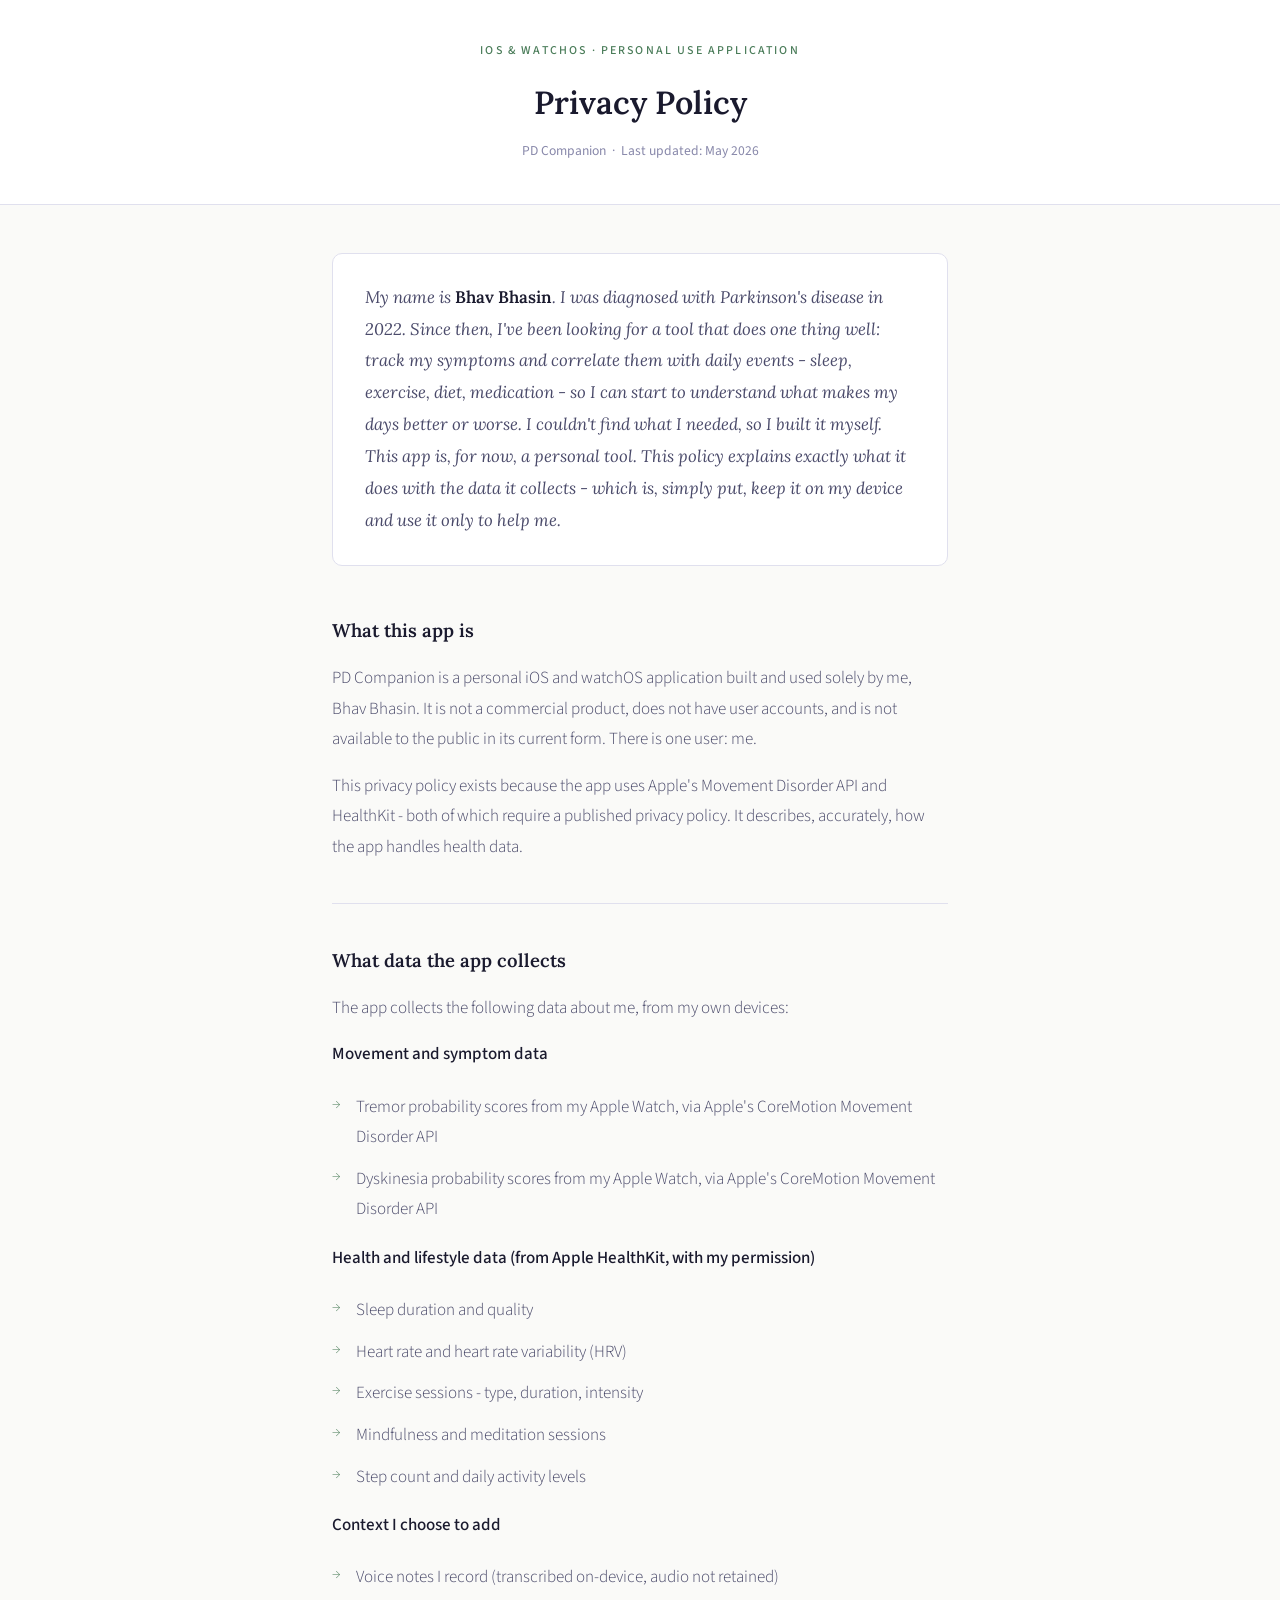
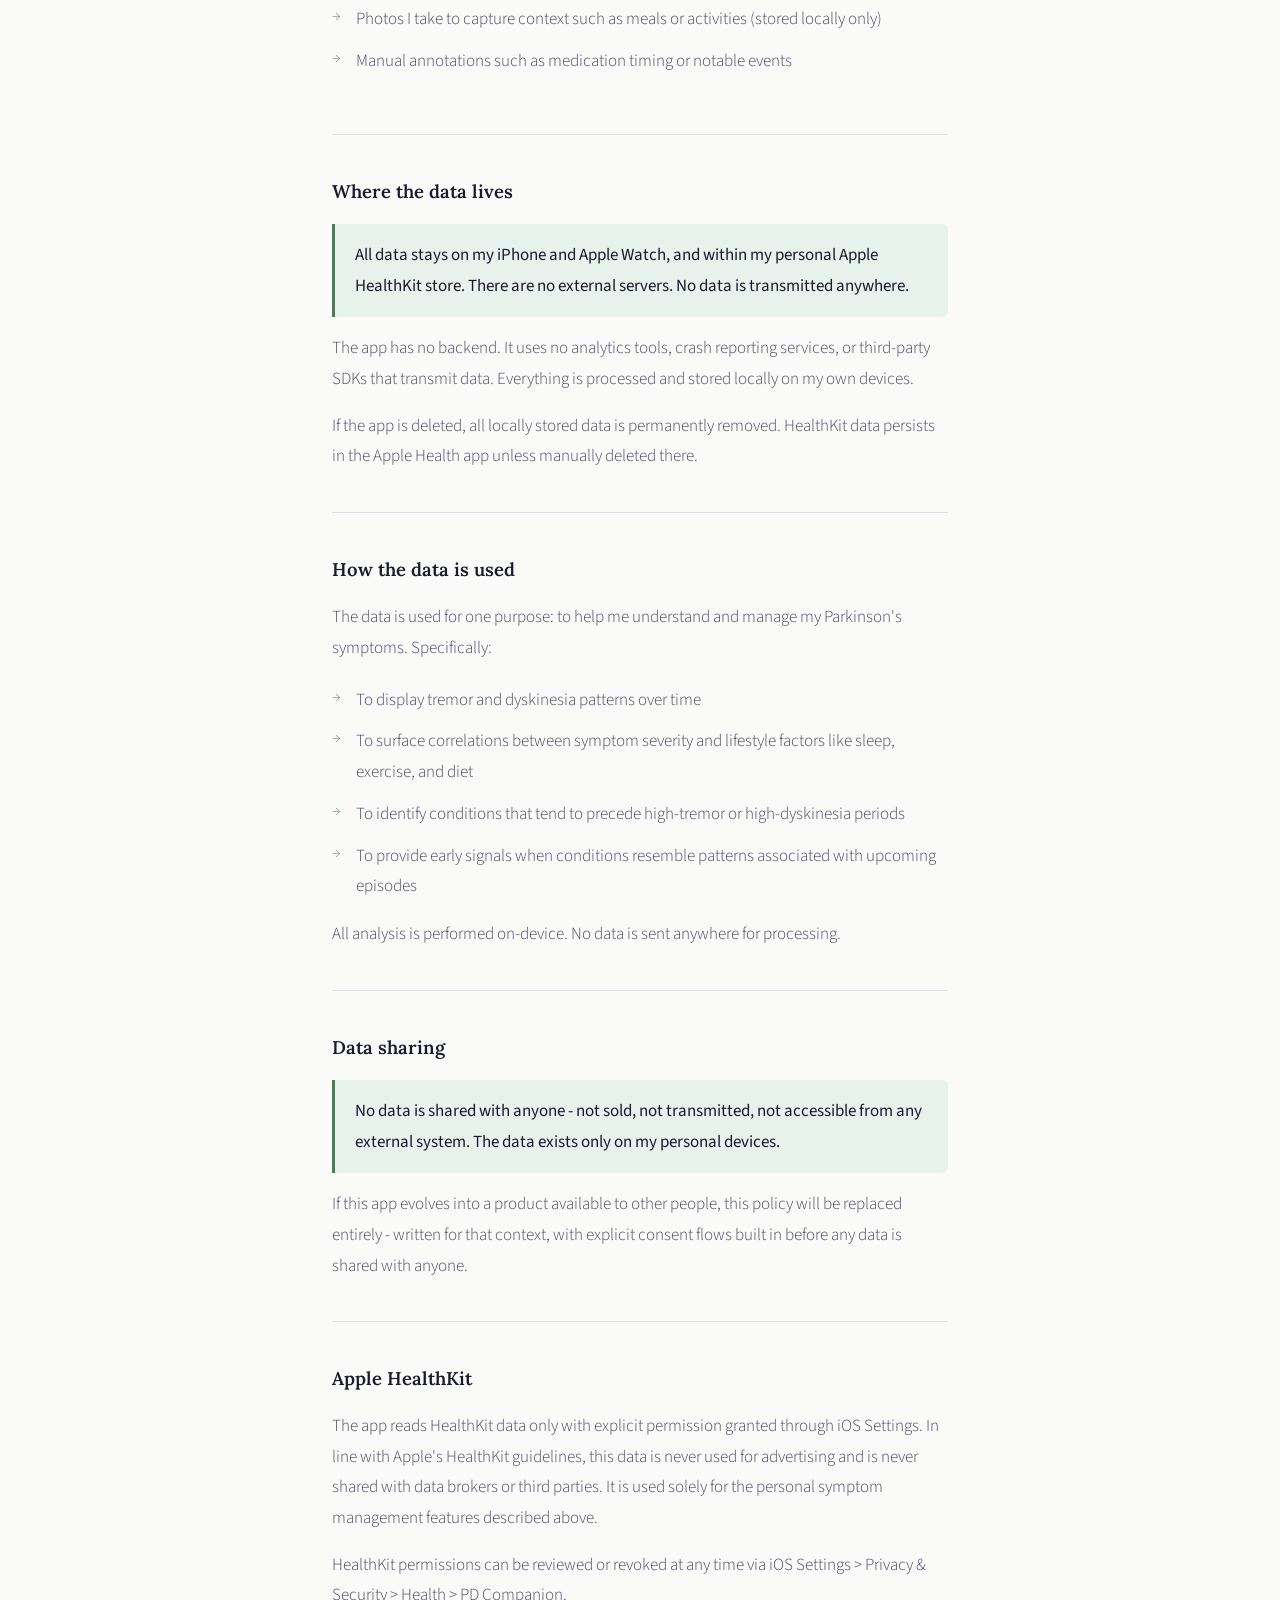
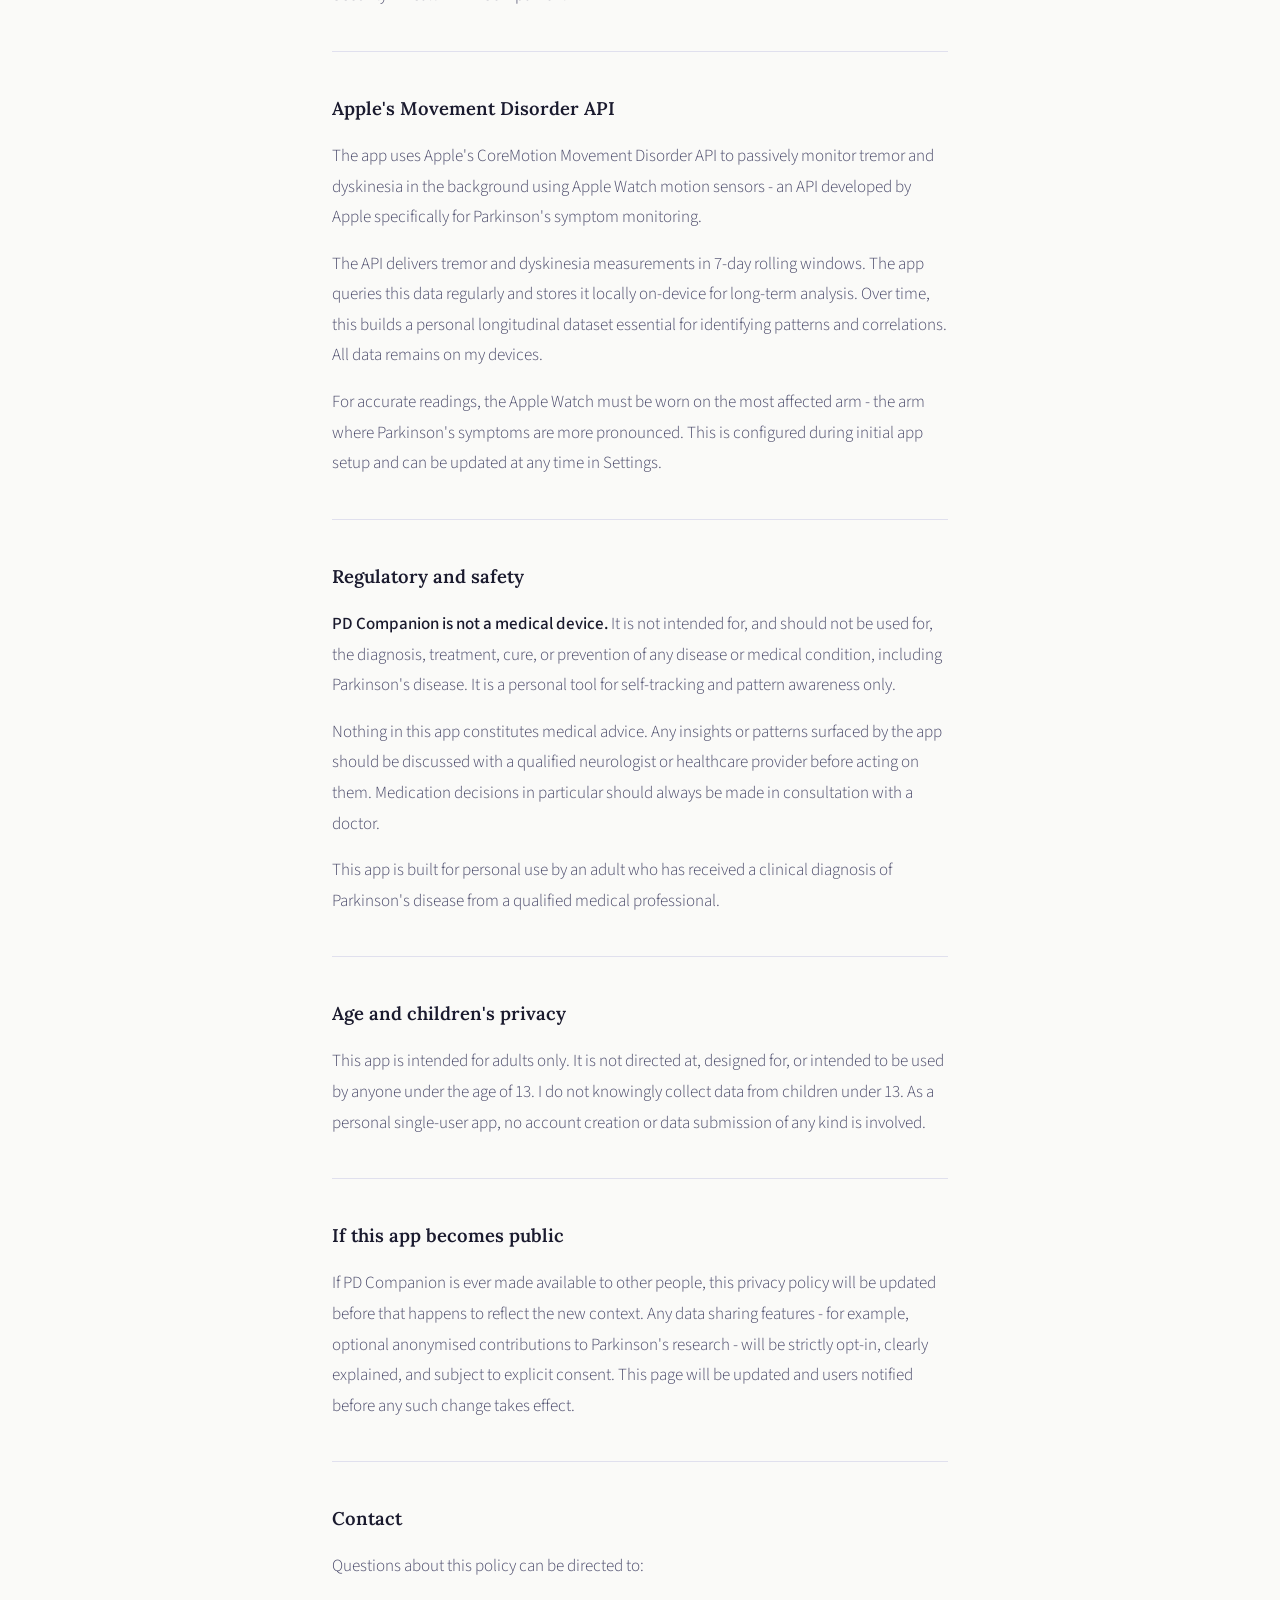
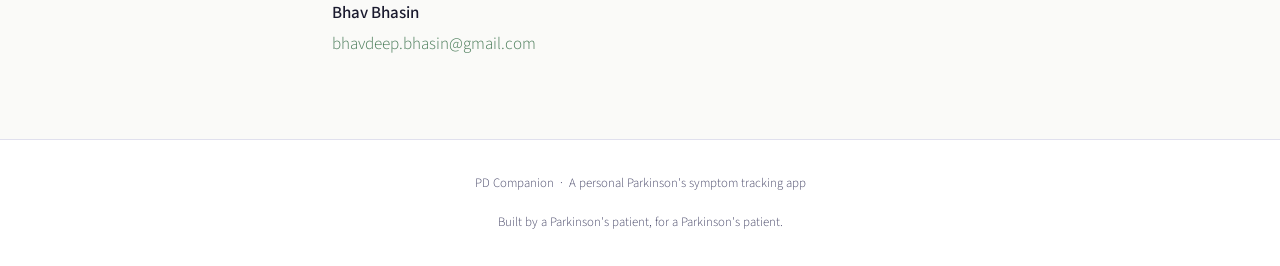
<file: privacy-policy.html>
<!DOCTYPE html>
<html lang="en">
<head>
  <meta charset="UTF-8">
  <meta name="viewport" content="width=device-width, initial-scale=1.0">
  <title>Privacy Policy - PD Companion</title>
  <style>
    @import url('https://fonts.googleapis.com/css2?family=Lora:ital,wght@0,400;0,600;1,400&family=Source+Sans+3:wght@300;400;500&display=swap');

    :root {
      --ink: #1a1a2e;
      --ink-light: #4a4a6a;
      --ink-faint: #8888aa;
      --accent: #4a7c59;
      --accent-light: #e8f2ec;
      --border: #e0e0ee;
      --bg: #fafaf8;
      --white: #ffffff;
    }

    * { box-sizing: border-box; margin: 0; padding: 0; }

    body {
      font-family: 'Source Sans 3', sans-serif;
      font-weight: 300;
      background: var(--bg);
      color: var(--ink);
      line-height: 1.8;
      font-size: 17px;
    }

    header {
      background: var(--white);
      border-bottom: 1px solid var(--border);
      padding: 2.5rem 2rem;
      text-align: center;
    }

    .app-label {
      font-size: 0.75rem;
      font-weight: 500;
      letter-spacing: 0.18em;
      text-transform: uppercase;
      color: var(--accent);
      margin-bottom: 0.75rem;
    }

    header h1 {
      font-family: 'Lora', serif;
      font-size: 2rem;
      font-weight: 600;
      color: var(--ink);
      margin-bottom: 0.5rem;
    }

    .meta {
      font-size: 0.85rem;
      color: var(--ink-faint);
      font-weight: 400;
    }

    .container {
      max-width: 680px;
      margin: 0 auto;
      padding: 3rem 2rem 5rem;
    }

    .intro-box {
      background: var(--white);
      border: 1px solid var(--border);
      border-radius: 10px;
      padding: 1.75rem 2rem;
      margin-bottom: 3rem;
      font-family: 'Lora', serif;
      font-style: italic;
      font-size: 1.05rem;
      color: var(--ink-light);
      line-height: 1.9;
    }

    .intro-box span {
      font-style: normal;
      font-weight: 600;
      color: var(--ink);
    }

    section {
      margin-bottom: 2.5rem;
      padding-bottom: 2.5rem;
      border-bottom: 1px solid var(--border);
    }

    section:last-of-type {
      border-bottom: none;
      margin-bottom: 0;
      padding-bottom: 0;
    }

    h2 {
      font-family: 'Lora', serif;
      font-size: 1.15rem;
      font-weight: 600;
      color: var(--ink);
      margin-bottom: 1rem;
    }

    p { color: var(--ink-light); margin-bottom: 1rem; }
    p:last-child { margin-bottom: 0; }

    ul { list-style: none; padding: 0; margin: 0.75rem 0; }
    ul li {
      color: var(--ink-light);
      padding: 0.35rem 0 0.35rem 1.5rem;
      position: relative;
    }
    ul li::before {
      content: '→';
      position: absolute;
      left: 0;
      color: var(--accent);
      font-size: 0.85rem;
    }

    .callout {
      background: var(--accent-light);
      border-left: 3px solid var(--accent);
      border-radius: 0 6px 6px 0;
      padding: 1rem 1.25rem;
      margin: 1rem 0;
    }
    .callout p { margin: 0; color: var(--ink); font-weight: 400; }

    strong { font-weight: 500; color: var(--ink); }

    a {
      color: var(--accent);
      text-decoration: none;
      border-bottom: 1px solid transparent;
      transition: border-color 0.2s;
    }
    a:hover { border-bottom-color: var(--accent); }

    footer {
      text-align: center;
      padding: 2rem;
      font-size: 0.8rem;
      color: var(--ink-faint);
      border-top: 1px solid var(--border);
      background: var(--white);
    }

    @media (max-width: 600px) {
      header h1 { font-size: 1.5rem; }
      .container { padding: 2rem 1.25rem 4rem; }
    }
  </style>
</head>
<body>

<header>
  <div class="app-label">iOS &amp; watchOS · Personal Use Application</div>
  <h1>Privacy Policy</h1>
  <p class="meta">PD Companion &nbsp;·&nbsp; Last updated: May 2026</p>
</header>

<div class="container">

  <div class="intro-box">
    My name is <span>Bhav Bhasin</span>. I was diagnosed with Parkinson's disease in 2022. Since then, I've been looking for a tool that does one thing well: track my symptoms and correlate them with daily events - sleep, exercise, diet, medication - so I can start to understand what makes my days better or worse. I couldn't find what I needed, so I built it myself. This app is, for now, a personal tool. This policy explains exactly what it does with the data it collects - which is, simply put, keep it on my device and use it only to help me.
  </div>

  <section>
    <h2>What this app is</h2>
    <p>PD Companion is a personal iOS and watchOS application built and used solely by me, Bhav Bhasin. It is not a commercial product, does not have user accounts, and is not available to the public in its current form. There is one user: me.</p>
    <p>This privacy policy exists because the app uses Apple's Movement Disorder API and HealthKit - both of which require a published privacy policy. It describes, accurately, how the app handles health data.</p>
  </section>

  <section>
    <h2>What data the app collects</h2>
    <p>The app collects the following data about me, from my own devices:</p>

    <p><strong>Movement and symptom data</strong></p>
    <ul>
      <li>Tremor probability scores from my Apple Watch, via Apple's CoreMotion Movement Disorder API</li>
      <li>Dyskinesia probability scores from my Apple Watch, via Apple's CoreMotion Movement Disorder API</li>
    </ul>

    <p><strong>Health and lifestyle data (from Apple HealthKit, with my permission)</strong></p>
    <ul>
      <li>Sleep duration and quality</li>
      <li>Heart rate and heart rate variability (HRV)</li>
      <li>Exercise sessions - type, duration, intensity</li>
      <li>Mindfulness and meditation sessions</li>
      <li>Step count and daily activity levels</li>
    </ul>

    <p><strong>Context I choose to add</strong></p>
    <ul>
      <li>Voice notes I record (transcribed on-device, audio not retained)</li>
      <li>Photos I take to capture context such as meals or activities (stored locally only)</li>
      <li>Manual annotations such as medication timing or notable events</li>
    </ul>
  </section>

  <section>
    <h2>Where the data lives</h2>
    <div class="callout">
      <p>All data stays on my iPhone and Apple Watch, and within my personal Apple HealthKit store. There are no external servers. No data is transmitted anywhere.</p>
    </div>
    <p>The app has no backend. It uses no analytics tools, crash reporting services, or third-party SDKs that transmit data. Everything is processed and stored locally on my own devices.</p>
    <p>If the app is deleted, all locally stored data is permanently removed. HealthKit data persists in the Apple Health app unless manually deleted there.</p>
  </section>

  <section>
    <h2>How the data is used</h2>
    <p>The data is used for one purpose: to help me understand and manage my Parkinson's symptoms. Specifically:</p>
    <ul>
      <li>To display tremor and dyskinesia patterns over time</li>
      <li>To surface correlations between symptom severity and lifestyle factors like sleep, exercise, and diet</li>
      <li>To identify conditions that tend to precede high-tremor or high-dyskinesia periods</li>
      <li>To provide early signals when conditions resemble patterns associated with upcoming episodes</li>
    </ul>
    <p>All analysis is performed on-device. No data is sent anywhere for processing.</p>
  </section>

  <section>
    <h2>Data sharing</h2>
    <div class="callout">
      <p>No data is shared with anyone - not sold, not transmitted, not accessible from any external system. The data exists only on my personal devices.</p>
    </div>
    <p>If this app evolves into a product available to other people, this policy will be replaced entirely - written for that context, with explicit consent flows built in before any data is shared with anyone.</p>
  </section>

  <section>
    <h2>Apple HealthKit</h2>
    <p>The app reads HealthKit data only with explicit permission granted through iOS Settings. In line with Apple's HealthKit guidelines, this data is never used for advertising and is never shared with data brokers or third parties. It is used solely for the personal symptom management features described above.</p>
    <p>HealthKit permissions can be reviewed or revoked at any time via iOS Settings > Privacy &amp; Security > Health > PD Companion.</p>
  </section>

  <section>
    <h2>Apple's Movement Disorder API</h2>
    <p>The app uses Apple's CoreMotion Movement Disorder API to passively monitor tremor and dyskinesia in the background using Apple Watch motion sensors - an API developed by Apple specifically for Parkinson's symptom monitoring.</p>
    <p>The API delivers tremor and dyskinesia measurements in 7-day rolling windows. The app queries this data regularly and stores it locally on-device for long-term analysis. Over time, this builds a personal longitudinal dataset essential for identifying patterns and correlations. All data remains on my devices.</p>
    <p>For accurate readings, the Apple Watch must be worn on the most affected arm - the arm where Parkinson's symptoms are more pronounced. This is configured during initial app setup and can be updated at any time in Settings.</p>
  </section>

  <section>
    <h2>Regulatory and safety</h2>
    <p><strong>PD Companion is not a medical device.</strong> It is not intended for, and should not be used for, the diagnosis, treatment, cure, or prevention of any disease or medical condition, including Parkinson's disease. It is a personal tool for self-tracking and pattern awareness only.</p>
    <p>Nothing in this app constitutes medical advice. Any insights or patterns surfaced by the app should be discussed with a qualified neurologist or healthcare provider before acting on them. Medication decisions in particular should always be made in consultation with a doctor.</p>
    <p>This app is built for personal use by an adult who has received a clinical diagnosis of Parkinson's disease from a qualified medical professional.</p>
  </section>

  <section>
    <h2>Age and children's privacy</h2>
    <p>This app is intended for adults only. It is not directed at, designed for, or intended to be used by anyone under the age of 13. I do not knowingly collect data from children under 13. As a personal single-user app, no account creation or data submission of any kind is involved.</p>
  </section>

  <section>
    <h2>If this app becomes public</h2>
    <p>If PD Companion is ever made available to other people, this privacy policy will be updated before that happens to reflect the new context. Any data sharing features - for example, optional anonymised contributions to Parkinson's research - will be strictly opt-in, clearly explained, and subject to explicit consent. This page will be updated and users notified before any such change takes effect.</p>
  </section>

  <section>
    <h2>Contact</h2>
    <p>Questions about this policy can be directed to:</p>
    <p>
      <strong>Bhav Bhasin</strong><br>
      <a href="mailto:bhavdeep.bhasin@gmail.com">bhavdeep.bhasin@gmail.com</a>
    </p>
  </section>

</div>

<footer>
  <p>PD Companion &nbsp;·&nbsp; A personal Parkinson's symptom tracking app</p>
  <p style="margin-top: 0.4rem;">Built by a Parkinson's patient, for a Parkinson's patient.</p>
</footer>

</body>
</html>
</file>
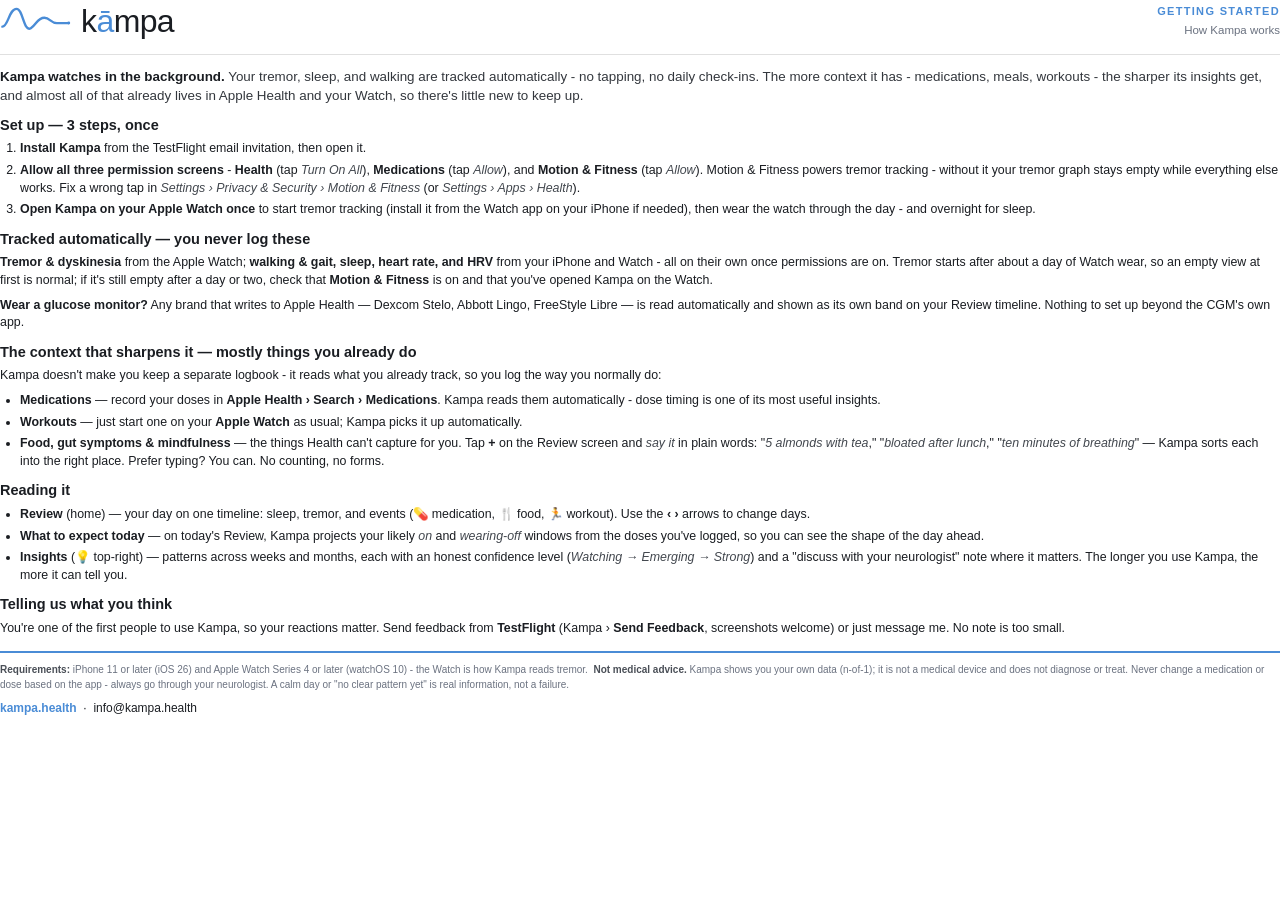
<file: docs/Kampa-Getting-Started.html>
<!DOCTYPE html>
<html lang="en">
<head>
<meta charset="utf-8">
<!-- Source template for docs/Kampa-Getting-Started.pdf. Render with:
     chrome --headless --no-pdf-header-footer --allow-file-access-from-files \
       --print-to-pdf=docs/Kampa-Getting-Started.pdf docs/Kampa-Getting-Started.html
     Brand spec: see docs/brand-guide.md -->
<style>
  @font-face { font-family:'Geist'; font-weight:400;
    src:url('file:///Users/bhav/documents/ParkinsonsProject/PD%20Companion/PD%20Companion/Fonts/Geist-Regular.ttf'); }
  @font-face { font-family:'Geist'; font-weight:500;
    src:url('file:///Users/bhav/documents/ParkinsonsProject/PD%20Companion/PD%20Companion/Fonts/Geist-Medium.ttf'); }
  @font-face { font-family:'Geist'; font-weight:600;
    src:url('file:///Users/bhav/documents/ParkinsonsProject/PD%20Companion/PD%20Companion/Fonts/Geist-SemiBold.ttf'); }

  :root{ --blue:#4A8CD6; --ink:#1A1D22; --gray:#6B7280; --line:#E0E0E0; --tint:#F4F8FD; --tint-line:#D9E6F5; }
  @page{ size:Letter; margin:11mm 16mm; }
  *{ box-sizing:border-box; }
  body{ font-family:'Geist',-apple-system,'Helvetica Neue',sans-serif; color:var(--ink);
    font-size:12.4px; line-height:1.42; margin:0; -webkit-print-color-adjust:exact; print-color-adjust:exact; }

  /* Header — matches the neurologist report: brand-blue wave mark + kāmpa wordmark (ā in brand blue) */
  .head{ display:flex; align-items:center; justify-content:space-between; padding-bottom:11px; border-bottom:1px solid var(--line); }
  .lockup{ display:flex; align-items:center; gap:10px; }
  .wave{ height:32pt; width:auto; display:block; }
  .wordmark{ font-size:24pt; font-weight:500; letter-spacing:-0.02em; line-height:1; color:var(--ink); }
  .wordmark .a{ color:var(--blue); }
  .eyebrow{ text-align:right; }
  .eyebrow .k{ font-size:11px; font-weight:600; letter-spacing:0.12em; color:var(--blue); text-transform:uppercase; }
  .eyebrow .s{ font-size:11.5px; color:var(--gray); margin-top:2px; }

  h2{ font-size:14.5px; font-weight:600; color:var(--ink); margin:10px 0 5px; }
  p{ margin:0 0 7px; }
  .lead{ font-size:13.4px; color:#33373D; margin:12px 0 4px; }
  .lead b{ color:var(--ink); font-weight:600; }
  ol,ul{ margin:4px 0 7px; padding-left:20px; }
  li{ margin:0 0 4px; }
  b,strong{ font-weight:600; }
  em{ color:#42474E; }

  .foot{ margin-top:13px; padding-top:9px; border-top:2px solid var(--blue); }
  .foot .fine{ font-size:10px; color:var(--gray); line-height:1.55; }
  .foot .fine b{ color:#4a4f57; }
  .foot .contact{ font-size:12px; margin-top:7px; }
  .foot .contact b{ color:var(--blue); }
  .foot .contact a{ color:var(--ink); text-decoration:none; }
</style>
</head>
<body>

  <div class="head">
    <div class="lockup">
      <svg class="wave" viewBox="0 0 240 144" xmlns="http://www.w3.org/2000/svg">
        <path d="M8 90 C 28 90, 30 30, 56 30 C 78 30, 80 110, 104 95 C 124 82, 126 60, 150 60 C 168 60, 172 78, 192 78 L 232 78"
              stroke="#4A8CD6" stroke-width="8" stroke-linecap="round" stroke-linejoin="round" fill="none"/>
        <circle cx="232" cy="78" r="5" fill="#4A8CD6"/>
      </svg>
      <span class="wordmark">k<span class="a">&#257;</span>mpa</span>
    </div>
    <div class="eyebrow">
      <div class="k">Getting Started</div>
      <div class="s">How Kampa works</div>
    </div>
  </div>

  <p class="lead"><b>Kampa watches in the background.</b> Your tremor, sleep, and walking are tracked
  automatically - no tapping, no daily check-ins. The more context it has - medications, meals, workouts -
  the sharper its insights get, and almost all of that already lives in Apple Health and your Watch, so
  there's little new to keep up.</p>

  <h2>Set up &mdash; 3 steps, once</h2>
  <ol>
    <li><b>Install Kampa</b> from the TestFlight email invitation, then open it.</li>
    <li><b>Allow all three permission screens</b> - <b>Health</b> (tap <em>Turn On All</em>),
        <b>Medications</b> (tap <em>Allow</em>), and <b>Motion &amp; Fitness</b> (tap <em>Allow</em>).
        Motion &amp; Fitness powers tremor tracking - without it your tremor graph stays empty while everything
        else works. Fix a wrong tap in <em>Settings &rsaquo; Privacy &amp; Security &rsaquo; Motion &amp; Fitness</em>
        (or <em>Settings &rsaquo; Apps &rsaquo; Health</em>).</li>
    <li><b>Open Kampa on your Apple Watch once</b> to start tremor tracking (install it from the Watch app on your
        iPhone if needed), then wear the watch through the day - and overnight for sleep.</li>
  </ol>

  <h2>Tracked automatically &mdash; you never log these</h2>
  <p><b>Tremor &amp; dyskinesia</b> from the Apple Watch; <b>walking &amp; gait, sleep, heart rate, and HRV</b>
  from your iPhone and Watch - all on their own once permissions are on. Tremor starts after about a day of Watch
  wear, so an empty view at first is normal; if it's still empty after a day or two, check that <b>Motion &amp;
  Fitness</b> is on and that you've opened Kampa on the Watch.</p>
  <p><b>Wear a glucose monitor?</b> Any brand that writes to Apple Health &mdash; Dexcom Stelo, Abbott Lingo,
  FreeStyle Libre &mdash; is read automatically and shown as its own band on your Review timeline. Nothing to
  set up beyond the CGM's own app.</p>

  <h2>The context that sharpens it &mdash; mostly things you already do</h2>
  <p>Kampa doesn't make you keep a separate logbook - it reads what you already track, so you log the way you
  normally do:</p>
  <ul>
    <li><b>Medications</b> &mdash; record your doses in <b>Apple Health &rsaquo; Search &rsaquo; Medications</b>.
        Kampa reads them automatically - dose timing is one of its most useful insights.</li>
    <li><b>Workouts</b> &mdash; just start one on your <b>Apple Watch</b> as usual; Kampa picks it up automatically.</li>
    <li><b>Food, gut symptoms &amp; mindfulness</b> &mdash; the things Health can't capture for you. Tap <b>+</b>
        on the Review screen and <em>say it</em> in plain words: "<em>5 almonds with tea</em>,"
        "<em>bloated after lunch</em>," "<em>ten minutes of breathing</em>" &mdash; Kampa sorts each into the
        right place. Prefer typing? You can. No counting, no forms.</li>
  </ul>

  <h2>Reading it</h2>
  <ul>
    <li><b>Review</b> (home) &mdash; your day on one timeline: sleep, tremor, and events (&#128138; medication,
        &#127860; food, &#127939; workout). Use the <b>&lsaquo; &rsaquo;</b> arrows to change days.</li>
    <li><b>What to expect today</b> &mdash; on today's Review, Kampa projects your likely <em>on</em> and
        <em>wearing-off</em> windows from the doses you've logged, so you can see the shape of the day ahead.</li>
    <li><b>Insights</b> (&#128161; top-right) &mdash; patterns across weeks and months, each with an honest
        confidence level (<em>Watching &rarr; Emerging &rarr; Strong</em>) and a "discuss with your neurologist"
        note where it matters. The longer you use Kampa, the more it can tell you.</li>
  </ul>

  <h2>Telling us what you think</h2>
  <p>You're one of the first people to use Kampa, so your reactions matter. Send feedback from <b>TestFlight</b>
  (Kampa &rsaquo; <b>Send Feedback</b>, screenshots welcome) or just message me. No note is too small.</p>

  <div class="foot">
    <p class="fine"><b>Requirements:</b> iPhone 11 or later (iOS&nbsp;26) and Apple&nbsp;Watch Series&nbsp;4 or later
    (watchOS&nbsp;10) - the Watch is how Kampa reads tremor. &nbsp;<b>Not medical advice.</b> Kampa shows you your
    own data (n-of-1); it is not a medical device and does not diagnose or treat. Never change a medication or
    dose based on the app - always go through your neurologist. A calm day or "no clear pattern yet" is real
    information, not a failure.</p>
    <p class="contact"><b>kampa.health</b> &nbsp;&middot;&nbsp; <a href="mailto:info@kampa.health">info@kampa.health</a></p>
  </div>

</body>
</html>
</file>
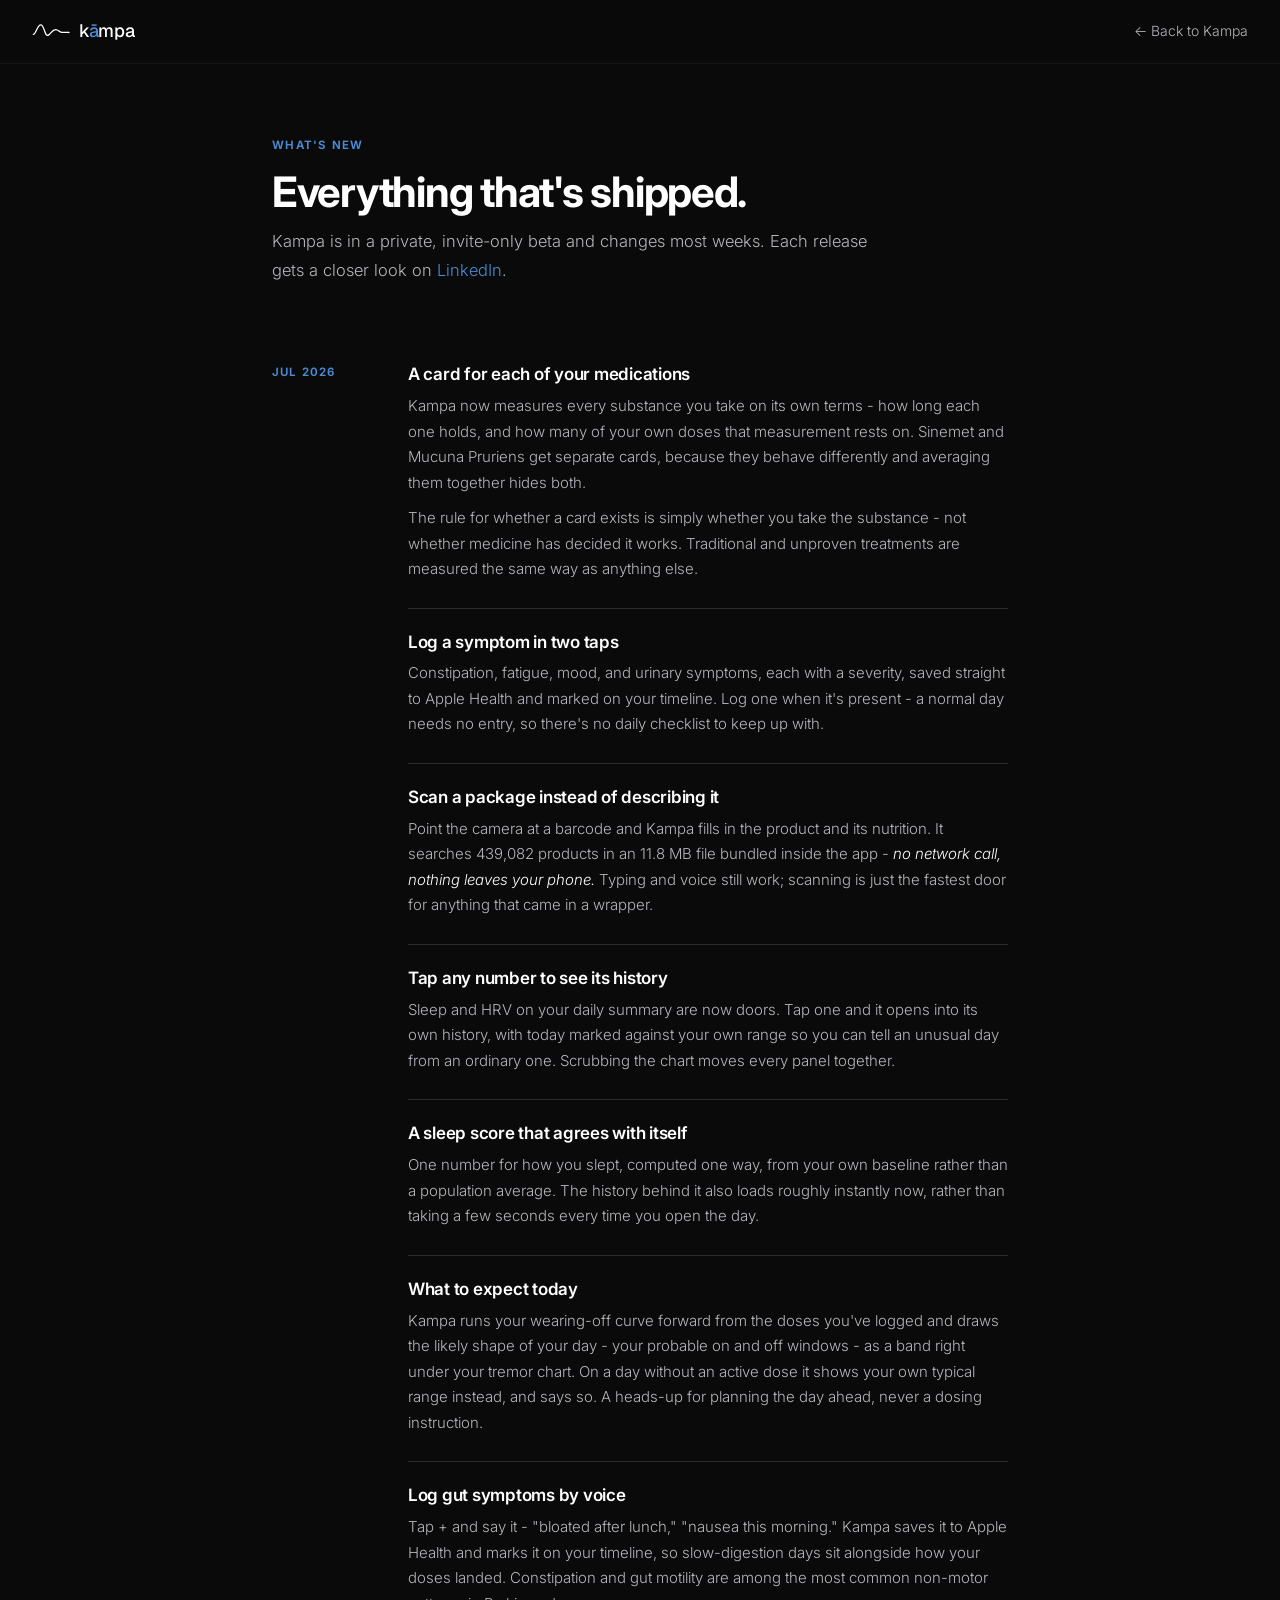
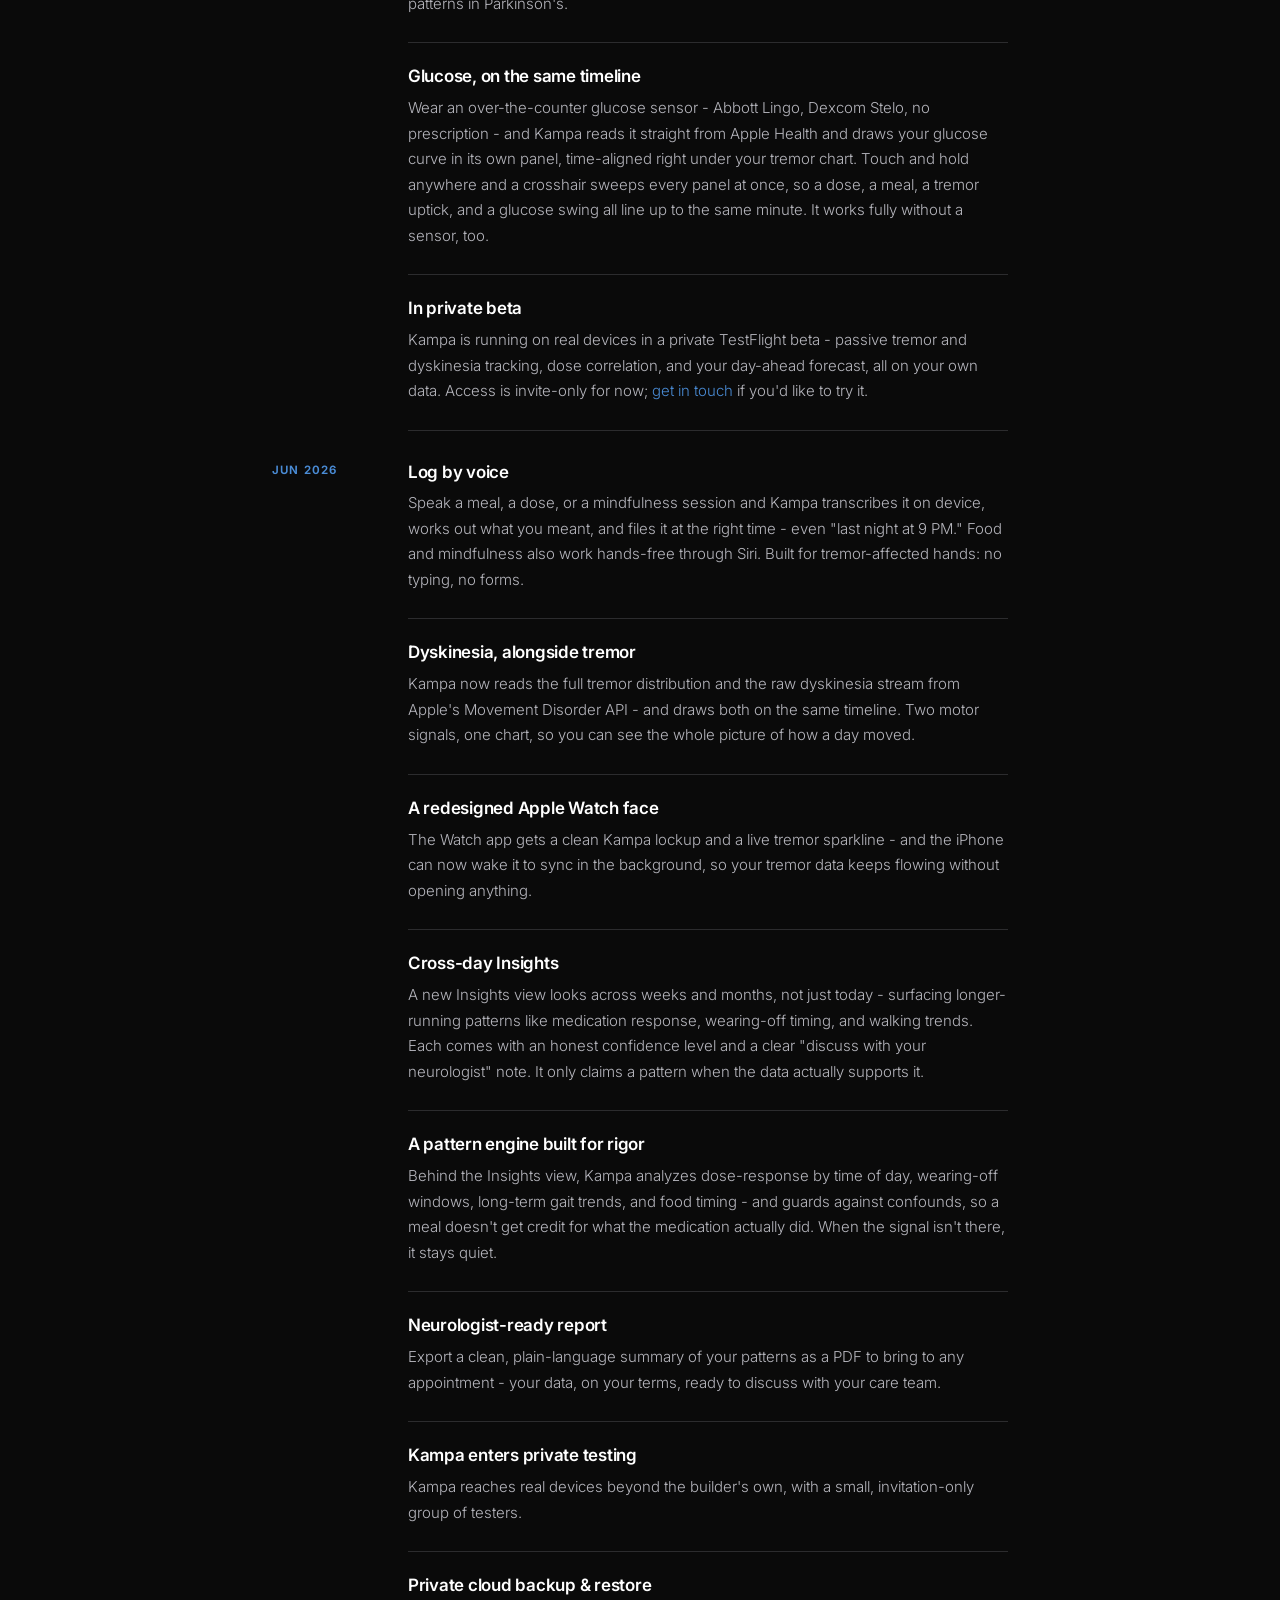
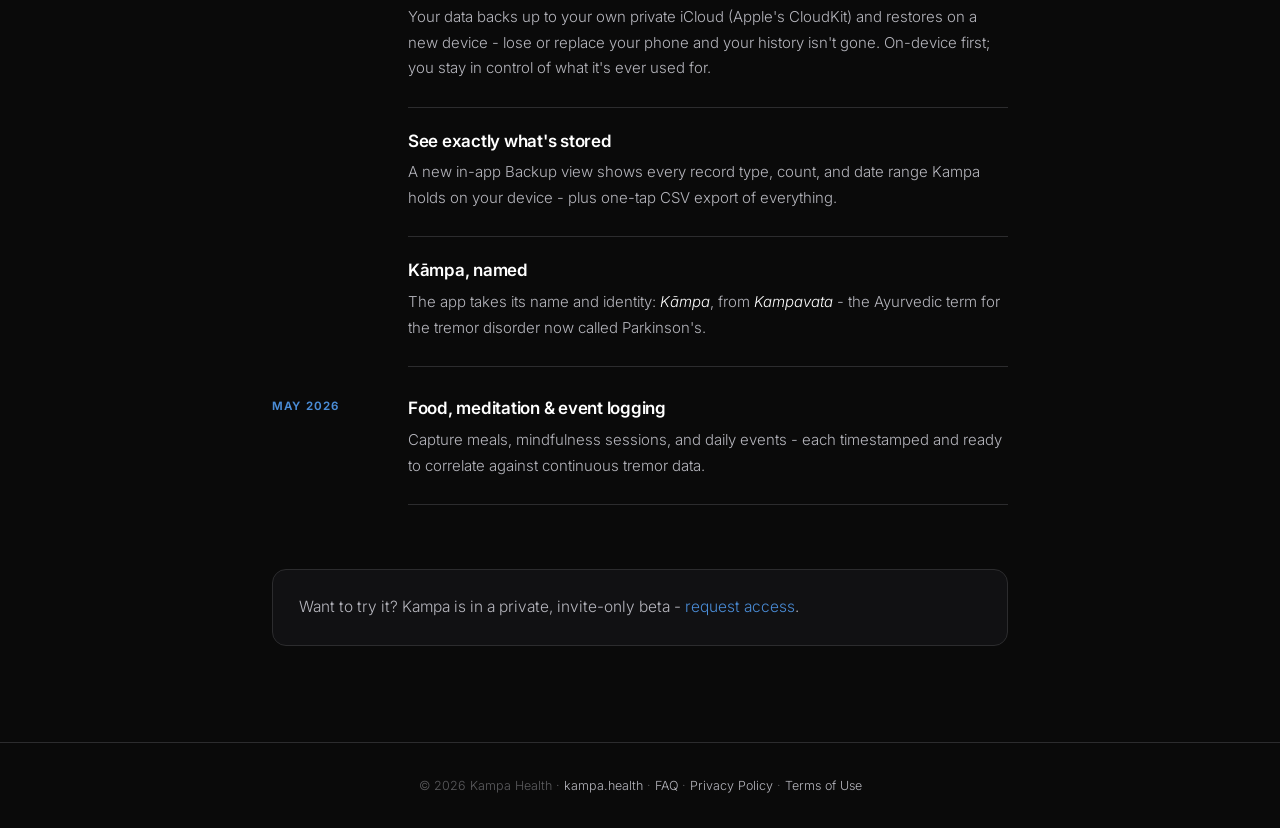
<file: website/changelog.html>
<!DOCTYPE html>
<html lang="en">
<head>
    <meta charset="UTF-8">
    <meta name="viewport" content="width=device-width, initial-scale=1.0">
    <title>What's new — Kampa</title>
    <meta name="description" content="Everything that has shipped in Kampa - passive tremor and dyskinesia sensing, medication measurement, forecasting, logging by voice and barcode, insights, and privacy work.">
    <link rel="icon" href="/assets/favicon.svg" type="image/svg+xml">
    <link rel="icon" href="/assets/favicon-32.png" sizes="32x32" type="image/png">
    <link rel="apple-touch-icon" href="/assets/apple-touch-icon.png">
    <link rel="preconnect" href="https://fonts.googleapis.com">
    <link rel="preconnect" href="https://fonts.gstatic.com" crossorigin>
    <link href="https://fonts.googleapis.com/css2?family=Geist:wght@400;500;600&family=Inter:ital,opsz,wght@0,14..32,300;0,14..32,400;0,14..32,500;0,14..32,600;1,14..32,400&display=swap" rel="stylesheet">
    <style>
        *, *::before, *::after { box-sizing: border-box; margin: 0; padding: 0; }
        :root {
            --bg: #0a0a0a;
            --surface-1: #111113;
            --surface-2: #1c1c1e;
            --border: #2c2c2e;
            --blue: #4A8CD6;
            --blue-dim: rgba(74, 140, 214, 0.12);
            --blue-border: rgba(74, 140, 214, 0.30);
            --text-1: #ffffff;
            --text-2: rgba(235, 235, 245, 0.76);
            --text-3: rgba(235, 235, 245, 0.36);
            --font: 'Inter', -apple-system, BlinkMacSystemFont, sans-serif;
            --font-geist: 'Geist', 'Inter', sans-serif;
            --max-w: 800px;
        }
        html { scroll-behavior: smooth; }
        body {
            background: var(--bg);
            color: var(--text-1);
            font-family: var(--font);
            -webkit-font-smoothing: antialiased;
            line-height: 1.7;
            font-weight: 300;
        }
        nav {
            position: sticky;
            top: 0;
            z-index: 100;
            display: flex;
            align-items: center;
            justify-content: space-between;
            padding: 16px 32px;
            background: rgba(10, 10, 10, 0.72);
            backdrop-filter: blur(24px);
            -webkit-backdrop-filter: blur(24px);
            border-bottom: 1px solid rgba(255,255,255,0.05);
        }
        .wordmark { display: flex; align-items: center; gap: 9px; text-decoration: none; }
        .wordmark .name {
            font-family: var(--font-geist); font-weight: 500; font-size: 18px;
            letter-spacing: -0.02em; color: #fff;
        }
        .wordmark .name .a-blue { color: var(--blue); }
        .nav-back { color: var(--text-2); text-decoration: none; font-size: 14px; transition: color 0.18s; }
        .nav-back:hover { color: var(--text-1); }

        .container { max-width: var(--max-w); margin: 0 auto; padding: 72px 32px 96px; }
        .eyebrow {
            font-size: 11.5px; font-weight: 650; letter-spacing: 0.11em;
            text-transform: uppercase; color: var(--blue); margin-bottom: 14px;
        }
        h1 {
            font-size: clamp(30px, 4vw, 42px); font-weight: 700;
            letter-spacing: -0.03em; line-height: 1.1; margin-bottom: 12px;
        }
        .lede {
            font-size: 16.5px; color: var(--text-2); line-height: 1.75;
            max-width: 620px; margin-bottom: 56px;
        }
        .lede a { color: var(--blue); text-decoration: none; border-bottom: 1px solid transparent; transition: border-color 0.2s; }
        .lede a:hover { border-bottom-color: var(--blue); }

        /* Month group: a quiet rail on the left, entries stacked to its right */
        .month { display: grid; grid-template-columns: 104px 1fr; gap: 32px; margin-bottom: 8px; }
        .month-label {
            font-size: 11.5px; font-weight: 650; letter-spacing: 0.1em;
            text-transform: uppercase; color: var(--blue);
            padding-top: 22px;
        }
        .month-label span { position: sticky; top: 92px; display: block; }
        .entries { display: flex; flex-direction: column; }

        .entry {
            padding: 22px 0 26px;
            border-bottom: 1px solid var(--border);
        }
        .month:last-child .entry:last-child { border-bottom: none; }
        .entry h2 {
            font-size: 17px; font-weight: 600; color: var(--text-1);
            letter-spacing: -0.015em; line-height: 1.35; margin-bottom: 7px;
        }
        .entry p { font-size: 15px; color: var(--text-2); line-height: 1.7; }
        .entry p em { color: var(--text-1); font-style: italic; }
        .entry p + p { margin-top: 10px; }
        .entry a { color: var(--blue); text-decoration: none; border-bottom: 1px solid transparent; transition: border-color 0.2s; }
        .entry a:hover { border-bottom-color: var(--blue); }

        .backlink {
            margin-top: 64px; padding: 24px 26px; background: var(--surface-1);
            border: 1px solid var(--border); border-radius: 14px;
        }
        .backlink p { font-size: 15.5px; color: var(--text-2); margin: 0; }
        .backlink a { color: var(--blue); text-decoration: none; border-bottom: 1px solid transparent; transition: border-color 0.2s; }
        .backlink a:hover { border-bottom-color: var(--blue); }

        footer {
            border-top: 1px solid var(--border); padding: 32px;
            text-align: center; font-size: 12.5px; color: var(--text-3);
        }
        footer a { color: var(--text-2); text-decoration: none; }

        @media (max-width: 640px) {
            nav { padding: 14px 20px; }
            .container { padding: 48px 20px 72px; }
            .month { grid-template-columns: 1fr; gap: 0; }
            .month-label { padding-top: 28px; padding-bottom: 4px; }
            .month-label span { position: static; }
        }
    </style>
</head>
<body>

<nav>
    <a href="index.html" class="wordmark" aria-label="Kampa home">
        <svg width="38" height="23" viewBox="0 0 240 144" fill="none" xmlns="http://www.w3.org/2000/svg" style="color:#fff; flex-shrink:0;">
            <path d="M8 90 C 28 90, 30 30, 56 30 C 78 30, 80 110, 104 95 C 124 82, 126 60, 150 60 C 168 60, 172 78, 192 78 L 232 78" stroke="currentColor" stroke-width="8" stroke-linecap="round" stroke-linejoin="round"/>
            <circle cx="232" cy="78" r="5" fill="currentColor"/>
        </svg>
        <span class="name">k<span class="a-blue">ā</span>mpa</span>
    </a>
    <a href="index.html" class="nav-back">← Back to Kampa</a>
</nav>

<div class="container">
    <p class="eyebrow">What's new</p>
    <h1>Everything that's shipped.</h1>
    <p class="lede">Kampa is in a private, invite-only beta and changes most weeks. Each release gets a closer look on <a href="https://www.linkedin.com/company/kampa-health/" target="_blank" rel="noopener">LinkedIn</a>.</p>

    <div class="month">
        <div class="month-label"><span>Jul 2026</span></div>
        <div class="entries">

            <div class="entry">
                <h2>A card for each of your medications</h2>
                <p>Kampa now measures every substance you take on its own terms - how long each one holds, and how many of your own doses that measurement rests on. Sinemet and Mucuna Pruriens get separate cards, because they behave differently and averaging them together hides both.</p>
                <p>The rule for whether a card exists is simply whether you take the substance - not whether medicine has decided it works. Traditional and unproven treatments are measured the same way as anything else.</p>
            </div>

            <div class="entry">
                <h2>Log a symptom in two taps</h2>
                <p>Constipation, fatigue, mood, and urinary symptoms, each with a severity, saved straight to Apple Health and marked on your timeline. Log one when it's present - a normal day needs no entry, so there's no daily checklist to keep up with.</p>
            </div>

            <div class="entry">
                <h2>Scan a package instead of describing it</h2>
                <p>Point the camera at a barcode and Kampa fills in the product and its nutrition. It searches 439,082 products in an 11.8 MB file bundled inside the app - <em>no network call, nothing leaves your phone.</em> Typing and voice still work; scanning is just the fastest door for anything that came in a wrapper.</p>
            </div>

            <div class="entry">
                <h2>Tap any number to see its history</h2>
                <p>Sleep and HRV on your daily summary are now doors. Tap one and it opens into its own history, with today marked against your own range so you can tell an unusual day from an ordinary one. Scrubbing the chart moves every panel together.</p>
            </div>

            <div class="entry">
                <h2>A sleep score that agrees with itself</h2>
                <p>One number for how you slept, computed one way, from your own baseline rather than a population average. The history behind it also loads roughly instantly now, rather than taking a few seconds every time you open the day.</p>
            </div>

            <div class="entry">
                <h2>What to expect today</h2>
                <p>Kampa runs your wearing-off curve forward from the doses you've logged and draws the likely shape of your day - your probable on and off windows - as a band right under your tremor chart. On a day without an active dose it shows your own typical range instead, and says so. A heads-up for planning the day ahead, never a dosing instruction.</p>
            </div>

            <div class="entry">
                <h2>Log gut symptoms by voice</h2>
                <p>Tap + and say it - "bloated after lunch," "nausea this morning." Kampa saves it to Apple Health and marks it on your timeline, so slow-digestion days sit alongside how your doses landed. Constipation and gut motility are among the most common non-motor patterns in Parkinson's.</p>
            </div>

            <div class="entry">
                <h2>Glucose, on the same timeline</h2>
                <p>Wear an over-the-counter glucose sensor - Abbott Lingo, Dexcom Stelo, no prescription - and Kampa reads it straight from Apple Health and draws your glucose curve in its own panel, time-aligned right under your tremor chart. Touch and hold anywhere and a crosshair sweeps every panel at once, so a dose, a meal, a tremor uptick, and a glucose swing all line up to the same minute. It works fully without a sensor, too.</p>
            </div>

            <div class="entry">
                <h2>In private beta</h2>
                <p>Kampa is running on real devices in a private TestFlight beta - passive tremor and dyskinesia tracking, dose correlation, and your day-ahead forecast, all on your own data. Access is invite-only for now; <a href="mailto:info@kampa.health?subject=Kampa%20beta%20access">get in touch</a> if you'd like to try it.</p>
            </div>

        </div>
    </div>

    <div class="month">
        <div class="month-label"><span>Jun 2026</span></div>
        <div class="entries">

            <div class="entry">
                <h2>Log by voice</h2>
                <p>Speak a meal, a dose, or a mindfulness session and Kampa transcribes it on device, works out what you meant, and files it at the right time - even "last night at 9 PM." Food and mindfulness also work hands-free through Siri. Built for tremor-affected hands: no typing, no forms.</p>
            </div>

            <div class="entry">
                <h2>Dyskinesia, alongside tremor</h2>
                <p>Kampa now reads the full tremor distribution and the raw dyskinesia stream from Apple's Movement Disorder API - and draws both on the same timeline. Two motor signals, one chart, so you can see the whole picture of how a day moved.</p>
            </div>

            <div class="entry">
                <h2>A redesigned Apple Watch face</h2>
                <p>The Watch app gets a clean Kampa lockup and a live tremor sparkline - and the iPhone can now wake it to sync in the background, so your tremor data keeps flowing without opening anything.</p>
            </div>

            <div class="entry">
                <h2>Cross-day Insights</h2>
                <p>A new Insights view looks across weeks and months, not just today - surfacing longer-running patterns like medication response, wearing-off timing, and walking trends. Each comes with an honest confidence level and a clear "discuss with your neurologist" note. It only claims a pattern when the data actually supports it.</p>
            </div>

            <div class="entry">
                <h2>A pattern engine built for rigor</h2>
                <p>Behind the Insights view, Kampa analyzes dose-response by time of day, wearing-off windows, long-term gait trends, and food timing - and guards against confounds, so a meal doesn't get credit for what the medication actually did. When the signal isn't there, it stays quiet.</p>
            </div>

            <div class="entry">
                <h2>Neurologist-ready report</h2>
                <p>Export a clean, plain-language summary of your patterns as a PDF to bring to any appointment - your data, on your terms, ready to discuss with your care team.</p>
            </div>

            <div class="entry">
                <h2>Kampa enters private testing</h2>
                <p>Kampa reaches real devices beyond the builder's own, with a small, invitation-only group of testers.</p>
            </div>

            <div class="entry">
                <h2>Private cloud backup &amp; restore</h2>
                <p>Your data backs up to your own private iCloud (Apple's CloudKit) and restores on a new device - lose or replace your phone and your history isn't gone. On-device first; you stay in control of what it's ever used for.</p>
            </div>

            <div class="entry">
                <h2>See exactly what's stored</h2>
                <p>A new in-app Backup view shows every record type, count, and date range Kampa holds on your device - plus one-tap CSV export of everything.</p>
            </div>

            <div class="entry">
                <h2>Kāmpa, named</h2>
                <p>The app takes its name and identity: <em>Kāmpa</em>, from <em>Kampavata</em> - the Ayurvedic term for the tremor disorder now called Parkinson's.</p>
            </div>

        </div>
    </div>

    <div class="month">
        <div class="month-label"><span>May 2026</span></div>
        <div class="entries">

            <div class="entry">
                <h2>Food, meditation &amp; event logging</h2>
                <p>Capture meals, mindfulness sessions, and daily events - each timestamped and ready to correlate against continuous tremor data.</p>
            </div>

        </div>
    </div>

    <div class="backlink">
        <p>Want to try it? Kampa is in a private, invite-only beta - <a href="index.html#try">request access</a>.</p>
    </div>

</div>

<footer>
    © 2026 Kampa Health · <a href="index.html">kampa.health</a> · <a href="faq.html">FAQ</a> · <a href="privacy.html">Privacy Policy</a> · <a href="terms.html">Terms of Use</a>
</footer>

</body>
</html>
</file>
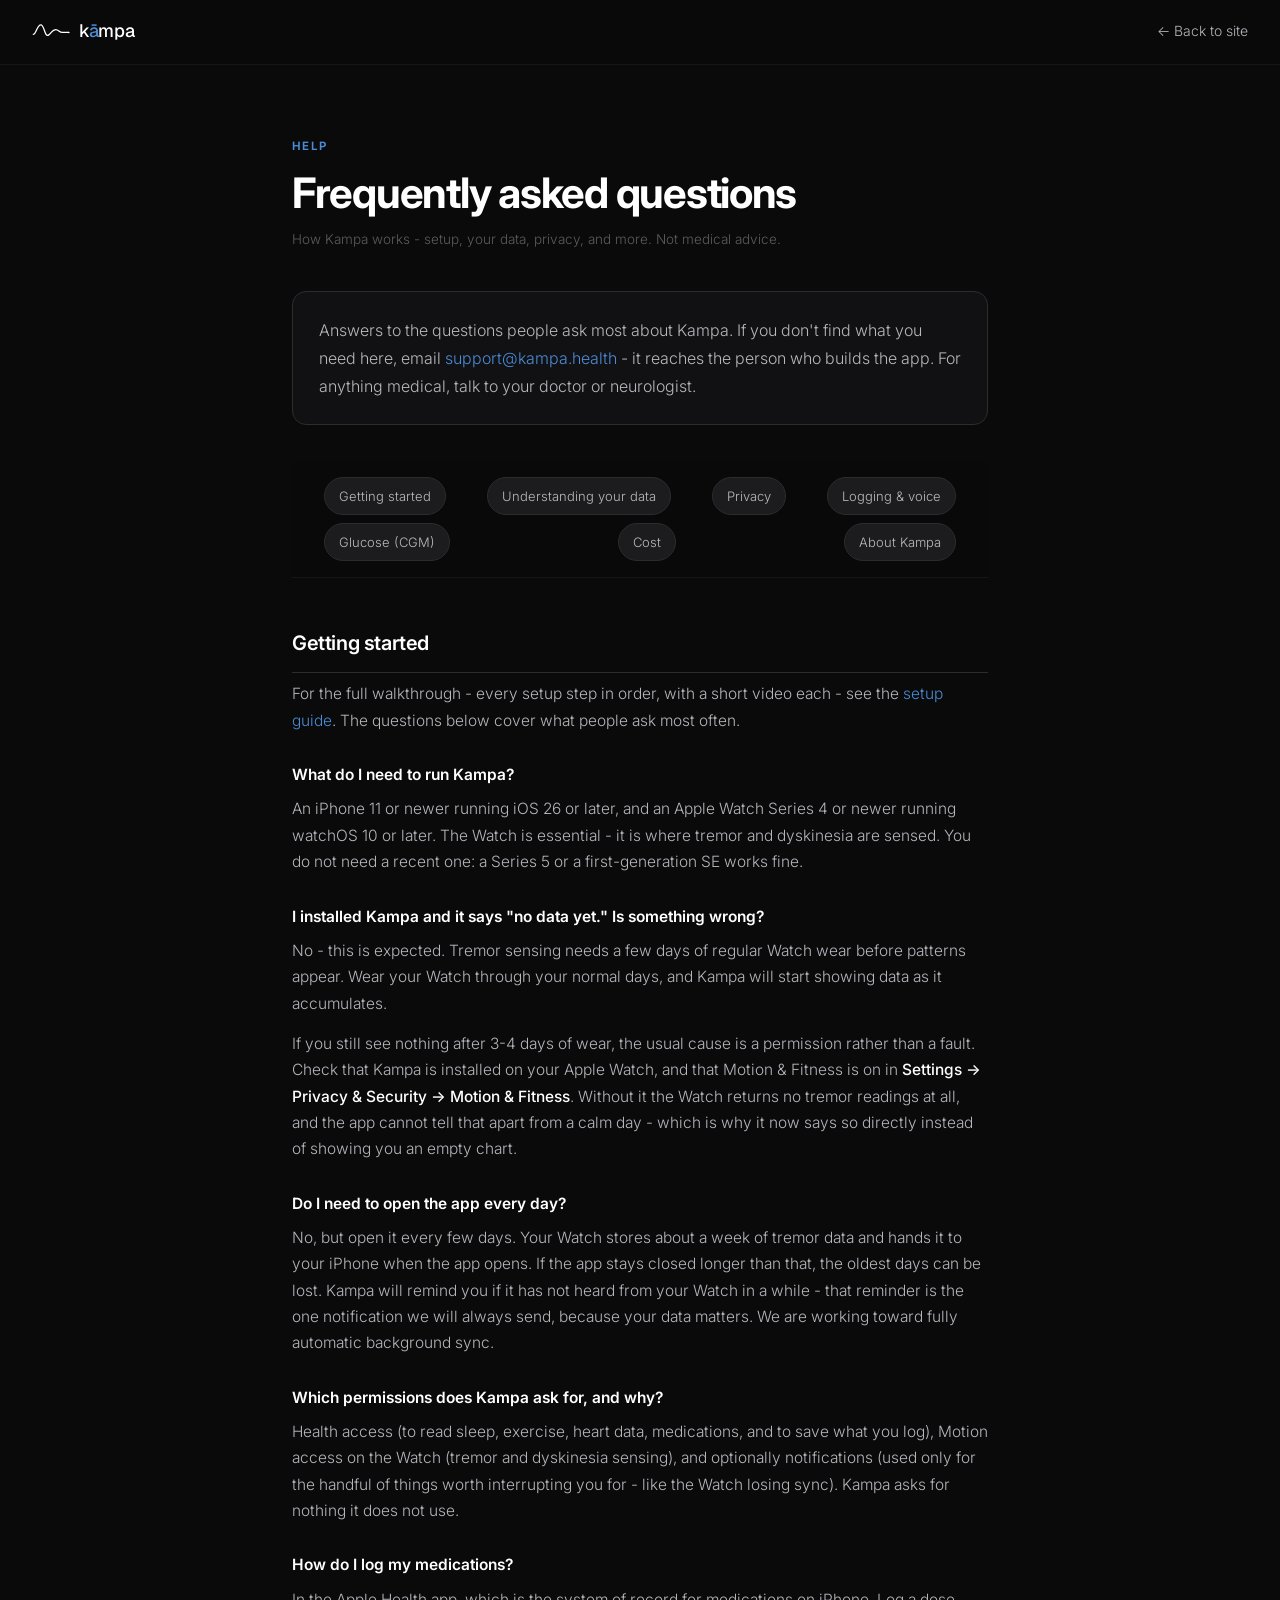
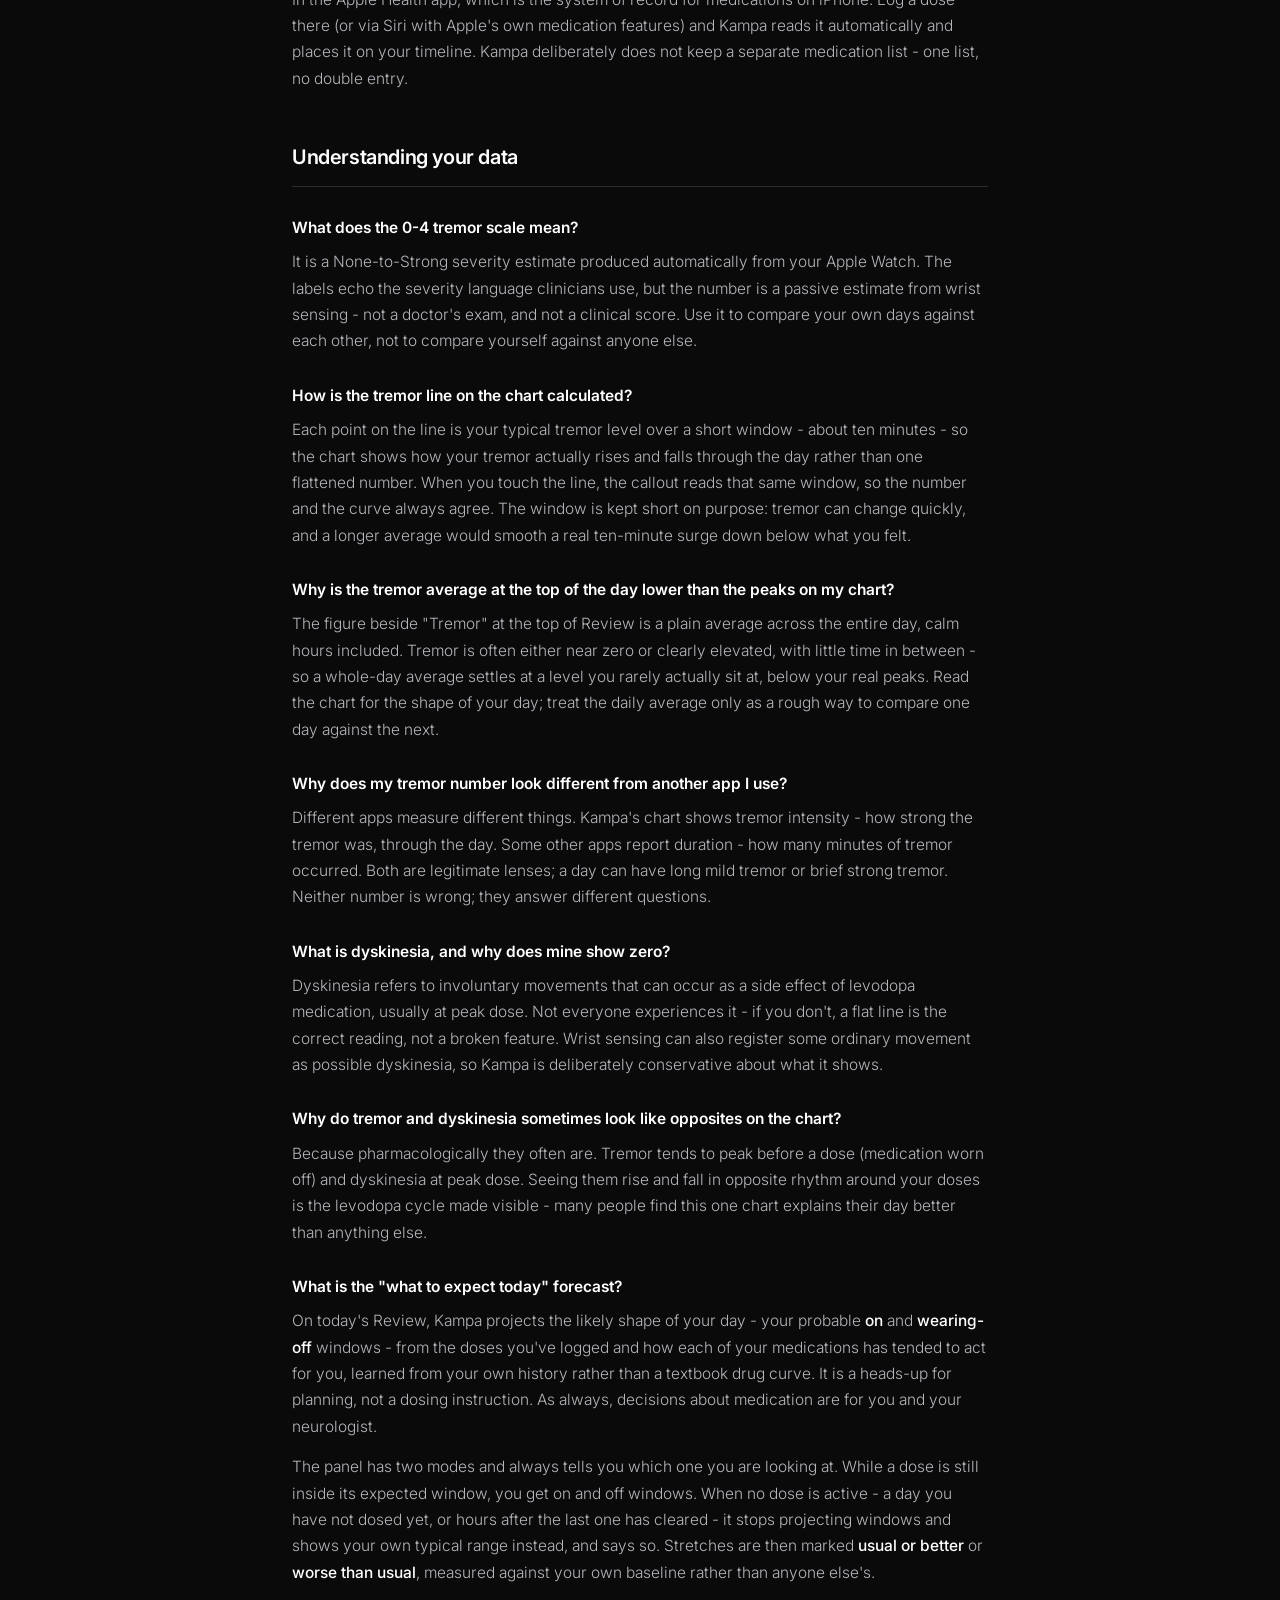
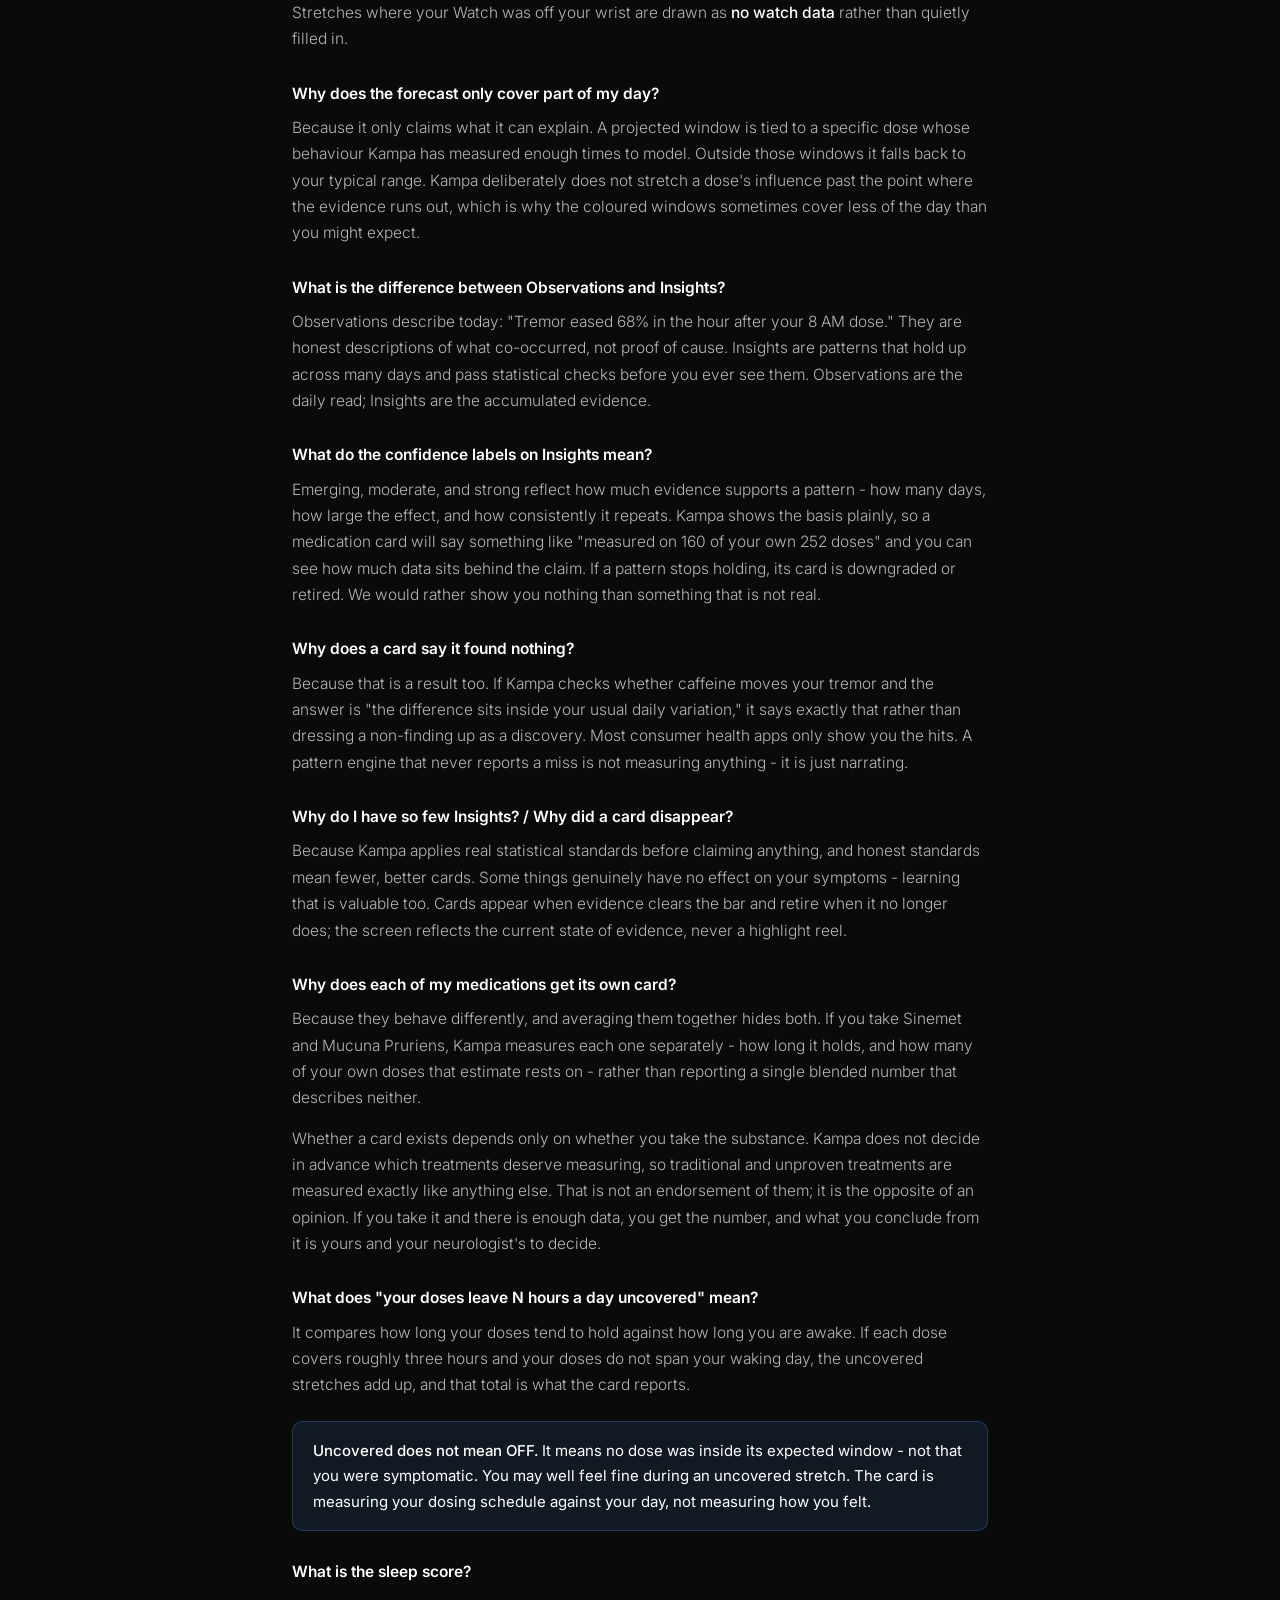
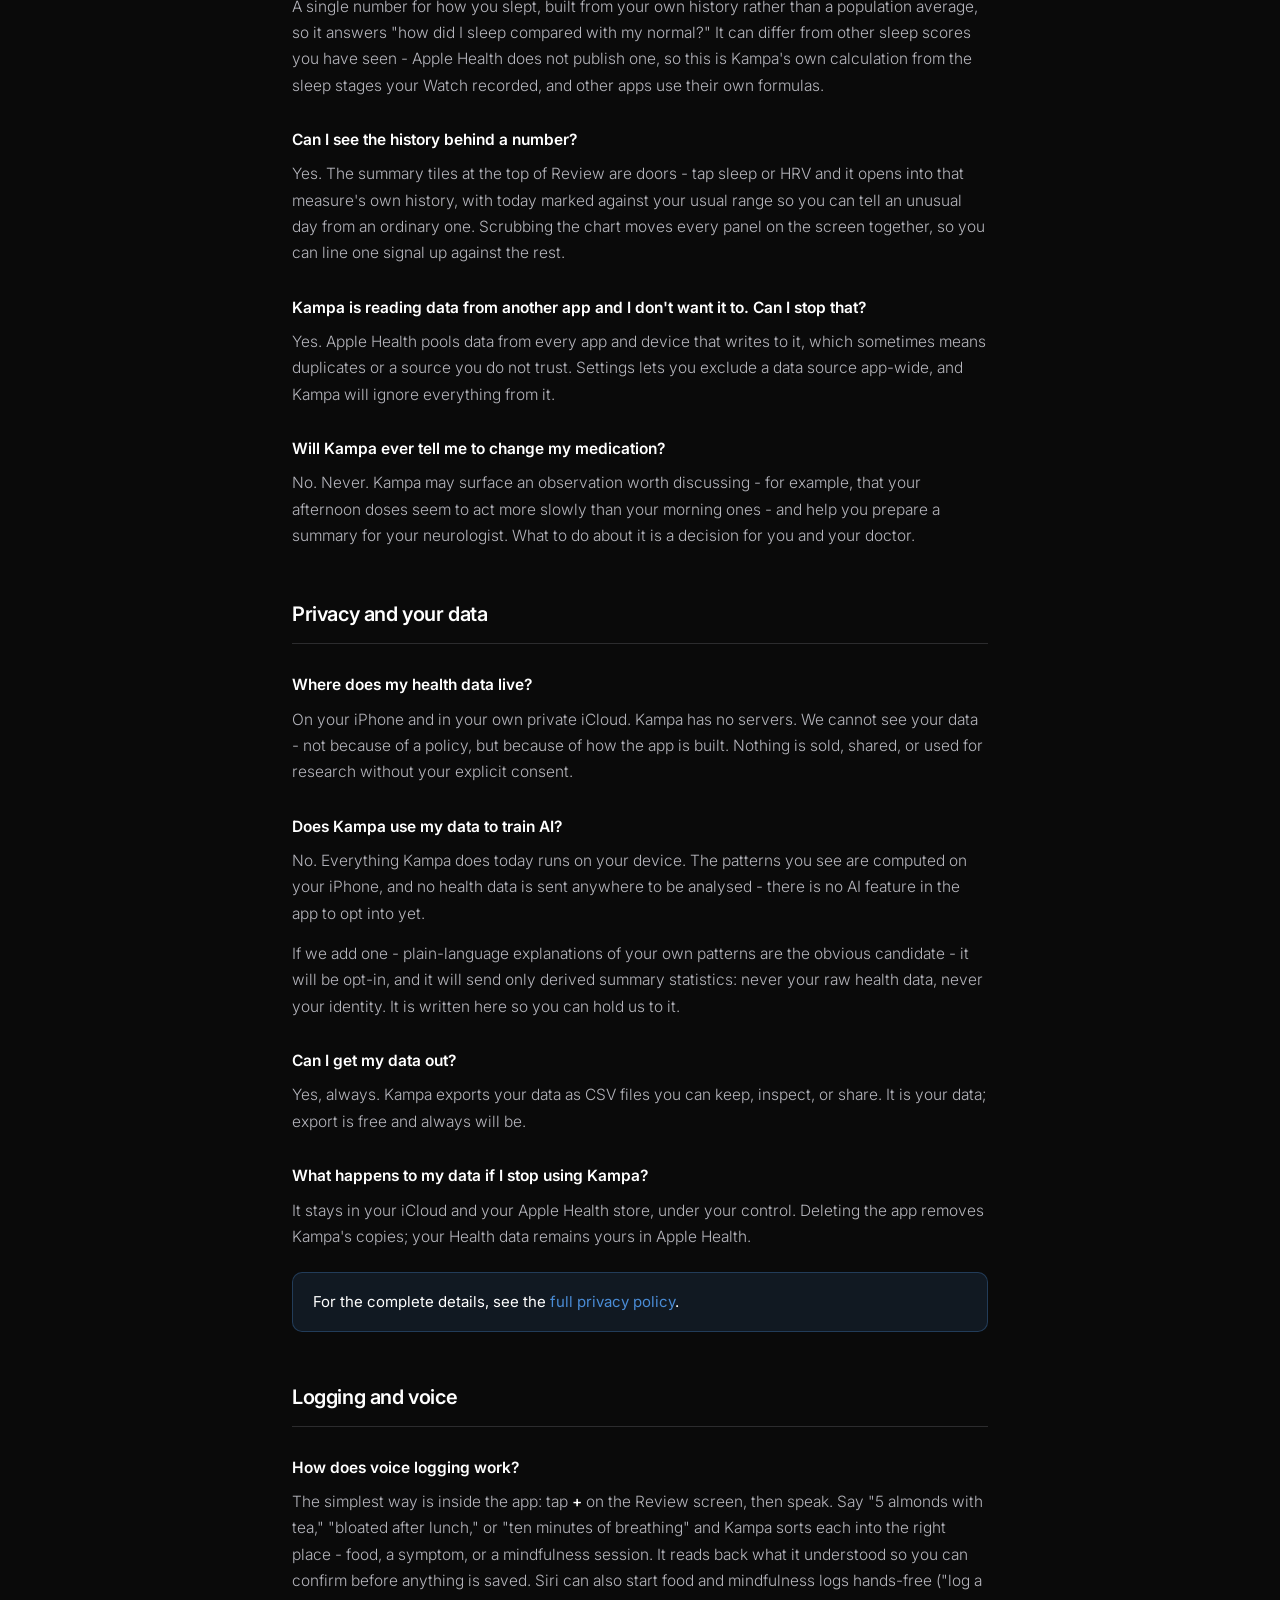
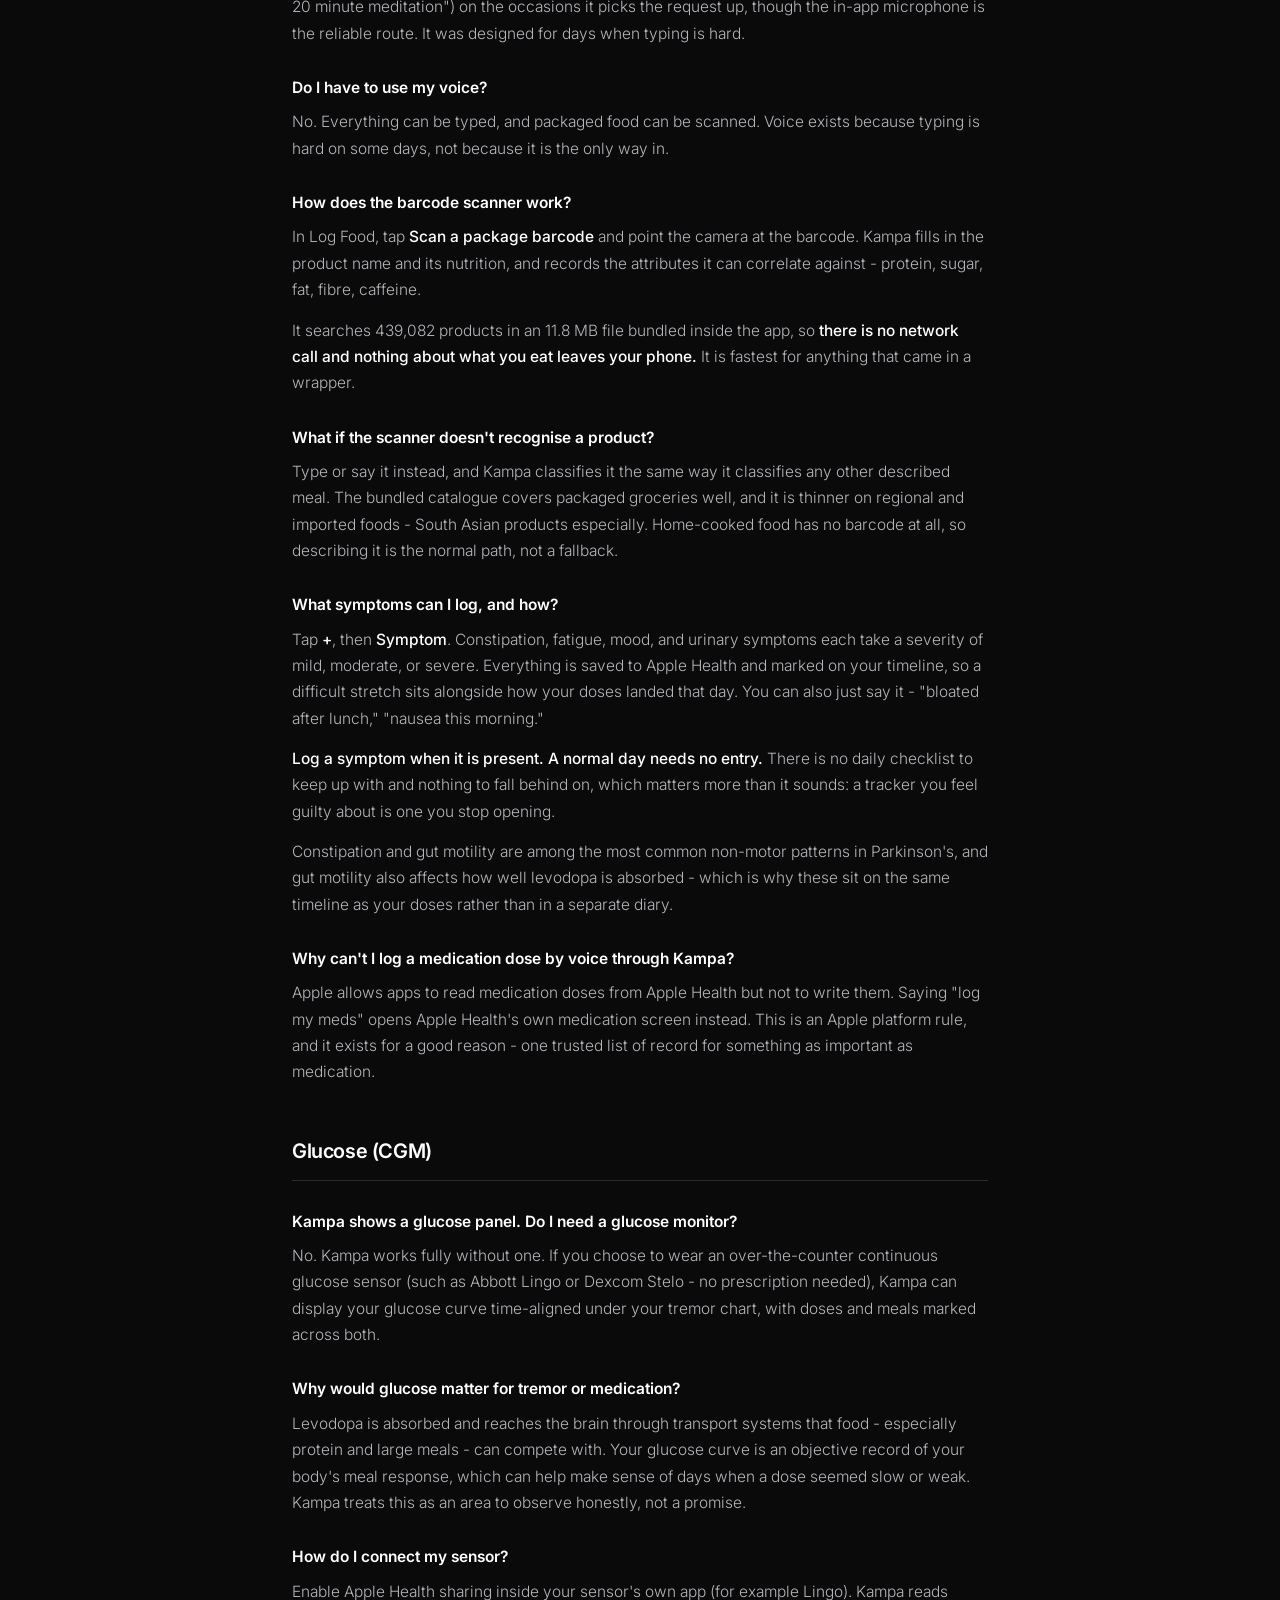
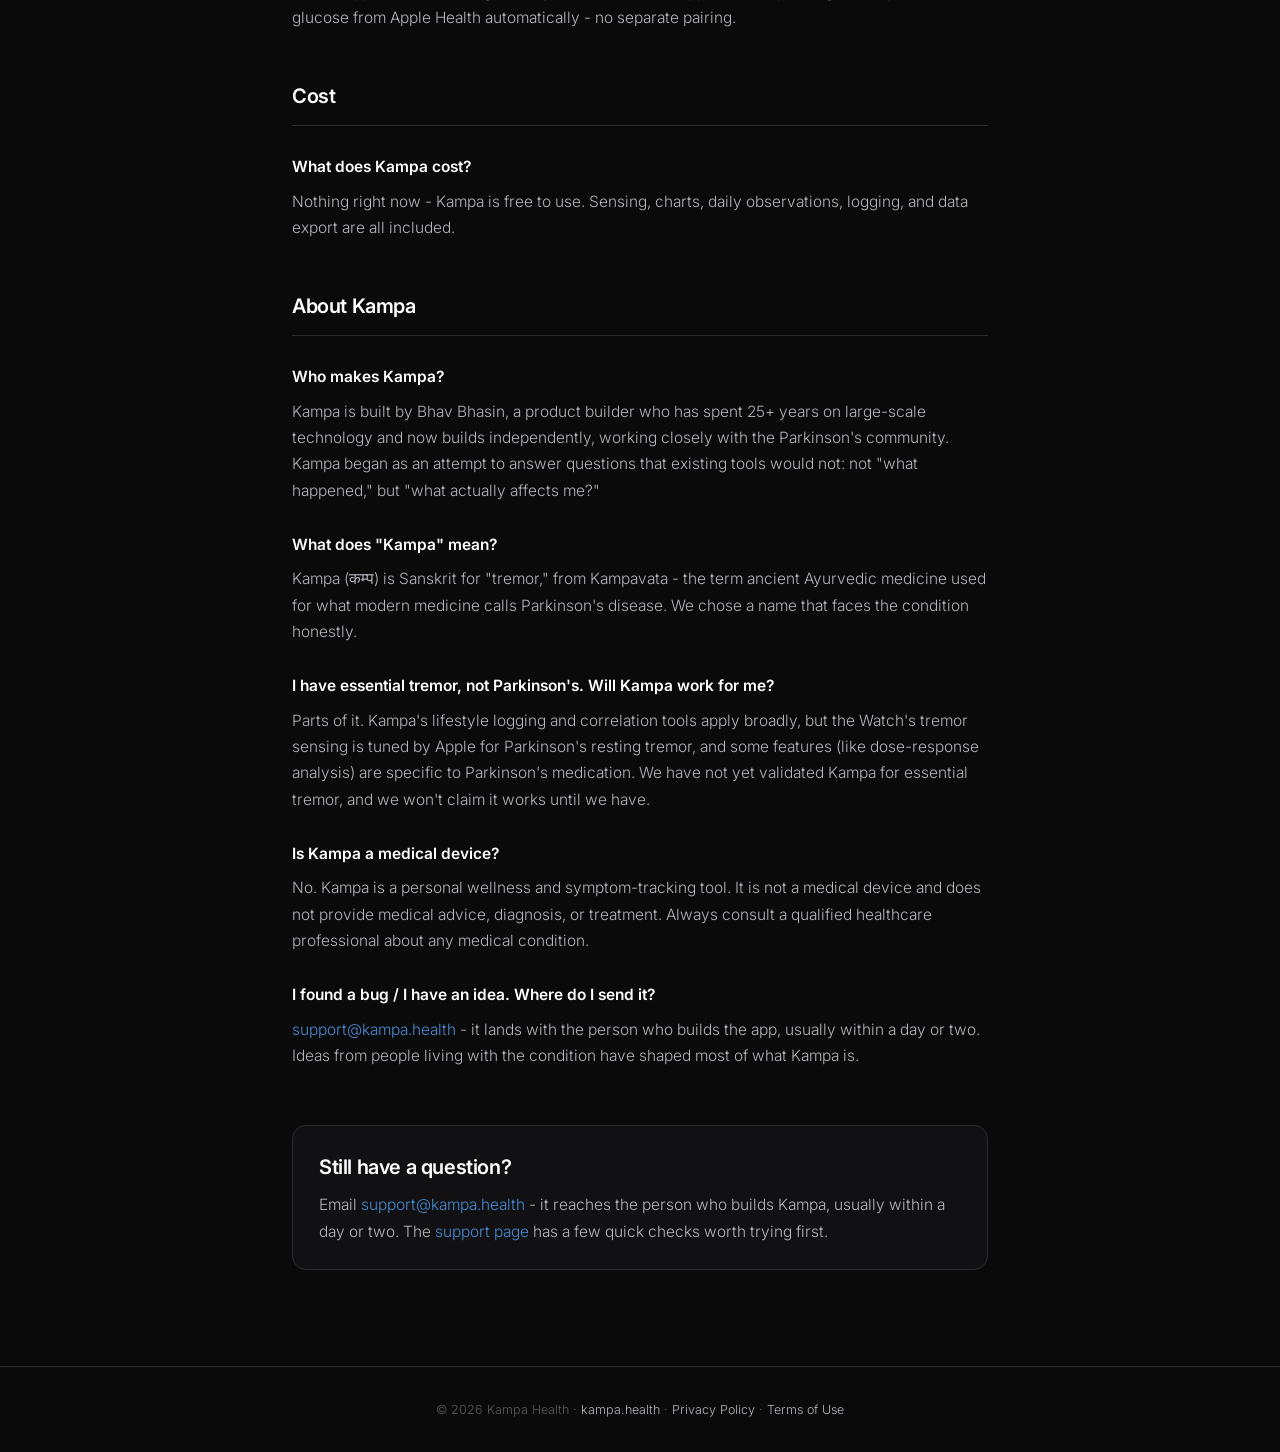
<file: website/faq.html>
<!DOCTYPE html>
<html lang="en">
<head>
    <meta charset="UTF-8">
    <meta name="viewport" content="width=device-width, initial-scale=1.0">
    <title>FAQ — Kampa</title>
    <meta name="description" content="Answers to common questions about Kampa - setup, the tremor chart, Insights, privacy, glucose, pricing, and how the app works. Not medical advice.">
    <link rel="icon" href="/assets/favicon.svg" type="image/svg+xml">
    <link rel="icon" href="/assets/favicon-32.png" sizes="32x32" type="image/png">
    <link rel="apple-touch-icon" href="/assets/apple-touch-icon.png">
    <link rel="preconnect" href="https://fonts.googleapis.com">
    <link rel="preconnect" href="https://fonts.gstatic.com" crossorigin>
    <link href="https://fonts.googleapis.com/css2?family=Geist:wght@400;500;600&family=Inter:ital,opsz,wght@0,14..32,300;0,14..32,400;0,14..32,500;0,14..32,600;1,14..32,400&display=swap" rel="stylesheet">
    <style>
        *, *::before, *::after { box-sizing: border-box; margin: 0; padding: 0; }
        :root {
            --bg: #0a0a0a;
            --surface-1: #111113;
            --surface-2: #1c1c1e;
            --border: #2c2c2e;
            --blue: #4A8CD6;
            --blue-dim: rgba(74, 140, 214, 0.12);
            --blue-border: rgba(74, 140, 214, 0.30);
            --text-1: #ffffff;
            --text-2: rgba(235, 235, 245, 0.76);
            --text-3: rgba(235, 235, 245, 0.36);
            --font: 'Inter', -apple-system, BlinkMacSystemFont, sans-serif;
            --font-geist: 'Geist', 'Inter', sans-serif;
            --max-w: 760px;
        }
        html { scroll-behavior: smooth; }
        body {
            background: var(--bg);
            color: var(--text-1);
            font-family: var(--font);
            -webkit-font-smoothing: antialiased;
            line-height: 1.7;
            font-weight: 300;
        }
        nav {
            position: sticky;
            top: 0;
            z-index: 100;
            display: flex;
            align-items: center;
            justify-content: space-between;
            padding: 16px 32px;
            background: rgba(10, 10, 10, 0.72);
            backdrop-filter: blur(24px);
            -webkit-backdrop-filter: blur(24px);
            border-bottom: 1px solid rgba(255,255,255,0.05);
        }
        .wordmark { display: flex; align-items: center; gap: 9px; text-decoration: none; }
        .wordmark .name {
            font-family: var(--font-geist); font-weight: 500; font-size: 18px;
            letter-spacing: -0.02em; color: #fff;
        }
        .wordmark .name .a-blue { color: var(--blue); }
        .nav-back { color: var(--text-2); text-decoration: none; font-size: 14px; transition: color 0.18s; }
        .nav-back:hover { color: var(--text-1); }
        .container { max-width: var(--max-w); margin: 0 auto; padding: 72px 32px 96px; }
        .eyebrow {
            font-size: 11.5px; font-weight: 650; letter-spacing: 0.11em;
            text-transform: uppercase; color: var(--blue); margin-bottom: 14px;
        }
        h1 {
            font-size: clamp(30px, 4vw, 42px); font-weight: 700;
            letter-spacing: -0.03em; line-height: 1.1; margin-bottom: 12px;
        }
        .meta { font-size: 13.5px; color: var(--text-3); margin-bottom: 40px; }
        .intro {
            background: var(--surface-1); border: 1px solid var(--border);
            border-radius: 14px; padding: 24px 26px; margin-bottom: 36px;
            font-size: 16px; color: var(--text-2); line-height: 1.75;
        }
        .toc {
            display: flex; flex-wrap: wrap; gap: 8px; margin-bottom: 48px;
        }
        .toc a {
            font-size: 13px; color: var(--text-2); text-decoration: none;
            background: var(--surface-2); border: 1px solid var(--border);
            border-radius: 999px; padding: 7px 14px; transition: border-color 0.18s, color 0.18s;
        }
        .toc a:hover { border-color: var(--blue); color: var(--text-1); }
        section { scroll-margin-top: 80px; }
        h2 {
            font-size: 20px; font-weight: 600; letter-spacing: -0.02em;
            color: var(--text-1); margin: 48px 0 8px;
            padding-bottom: 12px; border-bottom: 1px solid var(--border);
        }
        h3 { font-size: 15.5px; font-weight: 600; color: var(--text-1); margin: 28px 0 8px; }
        p { color: var(--text-2); margin-bottom: 14px; font-size: 15.5px; }
        strong { font-weight: 500; color: var(--text-1); }
        a { color: var(--blue); text-decoration: none; border-bottom: 1px solid transparent; transition: border-color 0.2s; }
        a:hover { border-bottom-color: var(--blue); }
        .callout {
            background: var(--blue-dim); border: 1px solid var(--blue-border);
            border-radius: 10px; padding: 16px 20px; margin: 22px 0;
        }
        .callout p { margin: 0; color: var(--text-1); font-weight: 400; font-size: 15px; }
        .contact {
            margin-top: 56px; padding: 24px 26px; background: var(--surface-1);
            border: 1px solid var(--border); border-radius: 14px;
        }
        .contact h2 { border: none; margin: 0 0 8px; padding: 0; }
        .contact p { margin: 0; }
        footer {
            border-top: 1px solid var(--border); padding: 32px;
            text-align: center; font-size: 12.5px; color: var(--text-3);
        }
        footer a { color: var(--text-2); }
    </style>
</head>
<body>

<nav>
    <a href="index.html" class="wordmark" aria-label="Kampa home">
        <svg width="38" height="23" viewBox="0 0 240 144" fill="none" xmlns="http://www.w3.org/2000/svg" style="color:#fff; flex-shrink:0;">
            <path d="M8 90 C 28 90, 30 30, 56 30 C 78 30, 80 110, 104 95 C 124 82, 126 60, 150 60 C 168 60, 172 78, 192 78 L 232 78" stroke="currentColor" stroke-width="8" stroke-linecap="round" stroke-linejoin="round"/>
            <circle cx="232" cy="78" r="5" fill="currentColor"/>
        </svg>
        <span class="name">k<span class="a-blue">ā</span>mpa</span>
    </a>
    <a href="index.html" class="nav-back">← Back to site</a>
</nav>

<div class="container">

    <p class="eyebrow">Help</p>
    <h1>Frequently asked questions</h1>
    <p class="meta">How Kampa works - setup, your data, privacy, and more. Not medical advice.</p>

    <div class="intro">
        Answers to the questions people ask most about Kampa. If you don't find what you need here, email <a href="mailto:support@kampa.health">support@kampa.health</a> - it reaches the person who builds the app. For anything medical, talk to your doctor or neurologist.
    </div>

    <nav class="toc" aria-label="Sections">
        <a href="#getting-started">Getting started</a>
        <a href="#your-data">Understanding your data</a>
        <a href="#privacy">Privacy</a>
        <a href="#logging">Logging &amp; voice</a>
        <a href="#glucose">Glucose (CGM)</a>
        <a href="#cost">Cost</a>
        <a href="#about">About Kampa</a>
    </nav>

    <section id="getting-started">
        <h2>Getting started</h2>

        <p>For the full walkthrough - every setup step in order, with a short video each - see the <a href="start.html">setup guide</a>. The questions below cover what people ask most often.</p>

        <h3>What do I need to run Kampa?</h3>
        <p>An iPhone 11 or newer running iOS 26 or later, and an Apple Watch Series 4 or newer running watchOS 10 or later. The Watch is essential - it is where tremor and dyskinesia are sensed. You do not need a recent one: a Series 5 or a first-generation SE works fine.</p>

        <h3>I installed Kampa and it says "no data yet." Is something wrong?</h3>
        <p>No - this is expected. Tremor sensing needs a few days of regular Watch wear before patterns appear. Wear your Watch through your normal days, and Kampa will start showing data as it accumulates.</p>
        <p>If you still see nothing after 3-4 days of wear, the usual cause is a permission rather than a fault. Check that Kampa is installed on your Apple Watch, and that Motion &amp; Fitness is on in <strong>Settings → Privacy &amp; Security → Motion &amp; Fitness</strong>. Without it the Watch returns no tremor readings at all, and the app cannot tell that apart from a calm day - which is why it now says so directly instead of showing you an empty chart.</p>

        <h3>Do I need to open the app every day?</h3>
        <p>No, but open it every few days. Your Watch stores about a week of tremor data and hands it to your iPhone when the app opens. If the app stays closed longer than that, the oldest days can be lost. Kampa will remind you if it has not heard from your Watch in a while - that reminder is the one notification we will always send, because your data matters. We are working toward fully automatic background sync.</p>

        <h3>Which permissions does Kampa ask for, and why?</h3>
        <p>Health access (to read sleep, exercise, heart data, medications, and to save what you log), Motion access on the Watch (tremor and dyskinesia sensing), and optionally notifications (used only for the handful of things worth interrupting you for - like the Watch losing sync). Kampa asks for nothing it does not use.</p>

        <h3>How do I log my medications?</h3>
        <p>In the Apple Health app, which is the system of record for medications on iPhone. Log a dose there (or via Siri with Apple's own medication features) and Kampa reads it automatically and places it on your timeline. Kampa deliberately does not keep a separate medication list - one list, no double entry.</p>
    </section>

    <section id="your-data">
        <h2>Understanding your data</h2>

        <h3>What does the 0-4 tremor scale mean?</h3>
        <p>It is a None-to-Strong severity estimate produced automatically from your Apple Watch. The labels echo the severity language clinicians use, but the number is a passive estimate from wrist sensing - not a doctor's exam, and not a clinical score. Use it to compare your own days against each other, not to compare yourself against anyone else.</p>

        <h3>How is the tremor line on the chart calculated?</h3>
        <p>Each point on the line is your typical tremor level over a short window - about ten minutes - so the chart shows how your tremor actually rises and falls through the day rather than one flattened number. When you touch the line, the callout reads that same window, so the number and the curve always agree. The window is kept short on purpose: tremor can change quickly, and a longer average would smooth a real ten-minute surge down below what you felt.</p>

        <h3>Why is the tremor average at the top of the day lower than the peaks on my chart?</h3>
        <p>The figure beside "Tremor" at the top of Review is a plain average across the entire day, calm hours included. Tremor is often either near zero or clearly elevated, with little time in between - so a whole-day average settles at a level you rarely actually sit at, below your real peaks. Read the chart for the shape of your day; treat the daily average only as a rough way to compare one day against the next.</p>

        <h3>Why does my tremor number look different from another app I use?</h3>
        <p>Different apps measure different things. Kampa's chart shows tremor intensity - how strong the tremor was, through the day. Some other apps report duration - how many minutes of tremor occurred. Both are legitimate lenses; a day can have long mild tremor or brief strong tremor. Neither number is wrong; they answer different questions.</p>

        <h3>What is dyskinesia, and why does mine show zero?</h3>
        <p>Dyskinesia refers to involuntary movements that can occur as a side effect of levodopa medication, usually at peak dose. Not everyone experiences it - if you don't, a flat line is the correct reading, not a broken feature. Wrist sensing can also register some ordinary movement as possible dyskinesia, so Kampa is deliberately conservative about what it shows.</p>

        <h3>Why do tremor and dyskinesia sometimes look like opposites on the chart?</h3>
        <p>Because pharmacologically they often are. Tremor tends to peak before a dose (medication worn off) and dyskinesia at peak dose. Seeing them rise and fall in opposite rhythm around your doses is the levodopa cycle made visible - many people find this one chart explains their day better than anything else.</p>

        <h3>What is the "what to expect today" forecast?</h3>
        <p>On today's Review, Kampa projects the likely shape of your day - your probable <strong>on</strong> and <strong>wearing-off</strong> windows - from the doses you've logged and how each of your medications has tended to act for you, learned from your own history rather than a textbook drug curve. It is a heads-up for planning, not a dosing instruction. As always, decisions about medication are for you and your neurologist.</p>
        <p>The panel has two modes and always tells you which one you are looking at. While a dose is still inside its expected window, you get on and off windows. When no dose is active - a day you have not dosed yet, or hours after the last one has cleared - it stops projecting windows and shows your own typical range instead, and says so. Stretches are then marked <strong>usual or better</strong> or <strong>worse than usual</strong>, measured against your own baseline rather than anyone else's.</p>
        <p>Stretches where your Watch was off your wrist are drawn as <strong>no watch data</strong> rather than quietly filled in.</p>

        <h3>Why does the forecast only cover part of my day?</h3>
        <p>Because it only claims what it can explain. A projected window is tied to a specific dose whose behaviour Kampa has measured enough times to model. Outside those windows it falls back to your typical range. Kampa deliberately does not stretch a dose's influence past the point where the evidence runs out, which is why the coloured windows sometimes cover less of the day than you might expect.</p>

        <h3>What is the difference between Observations and Insights?</h3>
        <p>Observations describe today: "Tremor eased 68% in the hour after your 8 AM dose." They are honest descriptions of what co-occurred, not proof of cause. Insights are patterns that hold up across many days and pass statistical checks before you ever see them. Observations are the daily read; Insights are the accumulated evidence.</p>

        <h3>What do the confidence labels on Insights mean?</h3>
        <p>Emerging, moderate, and strong reflect how much evidence supports a pattern - how many days, how large the effect, and how consistently it repeats. Kampa shows the basis plainly, so a medication card will say something like "measured on 160 of your own 252 doses" and you can see how much data sits behind the claim. If a pattern stops holding, its card is downgraded or retired. We would rather show you nothing than something that is not real.</p>

        <h3>Why does a card say it found nothing?</h3>
        <p>Because that is a result too. If Kampa checks whether caffeine moves your tremor and the answer is "the difference sits inside your usual daily variation," it says exactly that rather than dressing a non-finding up as a discovery. Most consumer health apps only show you the hits. A pattern engine that never reports a miss is not measuring anything - it is just narrating.</p>

        <h3>Why do I have so few Insights? / Why did a card disappear?</h3>
        <p>Because Kampa applies real statistical standards before claiming anything, and honest standards mean fewer, better cards. Some things genuinely have no effect on your symptoms - learning that is valuable too. Cards appear when evidence clears the bar and retire when it no longer does; the screen reflects the current state of evidence, never a highlight reel.</p>

        <h3>Why does each of my medications get its own card?</h3>
        <p>Because they behave differently, and averaging them together hides both. If you take Sinemet and Mucuna Pruriens, Kampa measures each one separately - how long it holds, and how many of your own doses that estimate rests on - rather than reporting a single blended number that describes neither.</p>
        <p>Whether a card exists depends only on whether you take the substance. Kampa does not decide in advance which treatments deserve measuring, so traditional and unproven treatments are measured exactly like anything else. That is not an endorsement of them; it is the opposite of an opinion. If you take it and there is enough data, you get the number, and what you conclude from it is yours and your neurologist's to decide.</p>

        <h3>What does "your doses leave N hours a day uncovered" mean?</h3>
        <p>It compares how long your doses tend to hold against how long you are awake. If each dose covers roughly three hours and your doses do not span your waking day, the uncovered stretches add up, and that total is what the card reports.</p>
        <div class="callout">
            <p><strong>Uncovered does not mean OFF.</strong> It means no dose was inside its expected window - not that you were symptomatic. You may well feel fine during an uncovered stretch. The card is measuring your dosing schedule against your day, not measuring how you felt.</p>
        </div>

        <h3>What is the sleep score?</h3>
        <p>A single number for how you slept, built from your own history rather than a population average, so it answers "how did I sleep compared with my normal?" It can differ from other sleep scores you have seen - Apple Health does not publish one, so this is Kampa's own calculation from the sleep stages your Watch recorded, and other apps use their own formulas.</p>

        <h3>Can I see the history behind a number?</h3>
        <p>Yes. The summary tiles at the top of Review are doors - tap sleep or HRV and it opens into that measure's own history, with today marked against your usual range so you can tell an unusual day from an ordinary one. Scrubbing the chart moves every panel on the screen together, so you can line one signal up against the rest.</p>

        <h3>Kampa is reading data from another app and I don't want it to. Can I stop that?</h3>
        <p>Yes. Apple Health pools data from every app and device that writes to it, which sometimes means duplicates or a source you do not trust. Settings lets you exclude a data source app-wide, and Kampa will ignore everything from it.</p>

        <h3>Will Kampa ever tell me to change my medication?</h3>
        <p>No. Never. Kampa may surface an observation worth discussing - for example, that your afternoon doses seem to act more slowly than your morning ones - and help you prepare a summary for your neurologist. What to do about it is a decision for you and your doctor.</p>
    </section>

    <section id="privacy">
        <h2>Privacy and your data</h2>

        <h3>Where does my health data live?</h3>
        <p>On your iPhone and in your own private iCloud. Kampa has no servers. We cannot see your data - not because of a policy, but because of how the app is built. Nothing is sold, shared, or used for research without your explicit consent.</p>

        <h3>Does Kampa use my data to train AI?</h3>
        <p>No. Everything Kampa does today runs on your device. The patterns you see are computed on your iPhone, and no health data is sent anywhere to be analysed - there is no AI feature in the app to opt into yet.</p>
        <p>If we add one - plain-language explanations of your own patterns are the obvious candidate - it will be opt-in, and it will send only derived summary statistics: never your raw health data, never your identity. It is written here so you can hold us to it.</p>

        <h3>Can I get my data out?</h3>
        <p>Yes, always. Kampa exports your data as CSV files you can keep, inspect, or share. It is your data; export is free and always will be.</p>

        <h3>What happens to my data if I stop using Kampa?</h3>
        <p>It stays in your iCloud and your Apple Health store, under your control. Deleting the app removes Kampa's copies; your Health data remains yours in Apple Health.</p>

        <div class="callout">
            <p>For the complete details, see the <a href="privacy.html">full privacy policy</a>.</p>
        </div>
    </section>

    <section id="logging">
        <h2>Logging and voice</h2>

        <h3>How does voice logging work?</h3>
        <p>The simplest way is inside the app: tap <strong>+</strong> on the Review screen, then speak. Say "5 almonds with tea," "bloated after lunch," or "ten minutes of breathing" and Kampa sorts each into the right place - food, a symptom, or a mindfulness session. It reads back what it understood so you can confirm before anything is saved. Siri can also start food and mindfulness logs hands-free ("log a 20 minute meditation") on the occasions it picks the request up, though the in-app microphone is the reliable route. It was designed for days when typing is hard.</p>

        <h3>Do I have to use my voice?</h3>
        <p>No. Everything can be typed, and packaged food can be scanned. Voice exists because typing is hard on some days, not because it is the only way in.</p>

        <h3>How does the barcode scanner work?</h3>
        <p>In Log Food, tap <strong>Scan a package barcode</strong> and point the camera at the barcode. Kampa fills in the product name and its nutrition, and records the attributes it can correlate against - protein, sugar, fat, fibre, caffeine.</p>
        <p>It searches 439,082 products in an 11.8 MB file bundled inside the app, so <strong>there is no network call and nothing about what you eat leaves your phone.</strong> It is fastest for anything that came in a wrapper.</p>

        <h3>What if the scanner doesn't recognise a product?</h3>
        <p>Type or say it instead, and Kampa classifies it the same way it classifies any other described meal. The bundled catalogue covers packaged groceries well, and it is thinner on regional and imported foods - South Asian products especially. Home-cooked food has no barcode at all, so describing it is the normal path, not a fallback.</p>

        <h3>What symptoms can I log, and how?</h3>
        <p>Tap <strong>+</strong>, then <strong>Symptom</strong>. Constipation, fatigue, mood, and urinary symptoms each take a severity of mild, moderate, or severe. Everything is saved to Apple Health and marked on your timeline, so a difficult stretch sits alongside how your doses landed that day. You can also just say it - "bloated after lunch," "nausea this morning."</p>
        <p><strong>Log a symptom when it is present. A normal day needs no entry.</strong> There is no daily checklist to keep up with and nothing to fall behind on, which matters more than it sounds: a tracker you feel guilty about is one you stop opening.</p>
        <p>Constipation and gut motility are among the most common non-motor patterns in Parkinson's, and gut motility also affects how well levodopa is absorbed - which is why these sit on the same timeline as your doses rather than in a separate diary.</p>

        <h3>Why can't I log a medication dose by voice through Kampa?</h3>
        <p>Apple allows apps to read medication doses from Apple Health but not to write them. Saying "log my meds" opens Apple Health's own medication screen instead. This is an Apple platform rule, and it exists for a good reason - one trusted list of record for something as important as medication.</p>
    </section>

    <section id="glucose">
        <h2>Glucose (CGM)</h2>

        <h3>Kampa shows a glucose panel. Do I need a glucose monitor?</h3>
        <p>No. Kampa works fully without one. If you choose to wear an over-the-counter continuous glucose sensor (such as Abbott Lingo or Dexcom Stelo - no prescription needed), Kampa can display your glucose curve time-aligned under your tremor chart, with doses and meals marked across both.</p>

        <h3>Why would glucose matter for tremor or medication?</h3>
        <p>Levodopa is absorbed and reaches the brain through transport systems that food - especially protein and large meals - can compete with. Your glucose curve is an objective record of your body's meal response, which can help make sense of days when a dose seemed slow or weak. Kampa treats this as an area to observe honestly, not a promise.</p>

        <h3>How do I connect my sensor?</h3>
        <p>Enable Apple Health sharing inside your sensor's own app (for example Lingo). Kampa reads glucose from Apple Health automatically - no separate pairing.</p>
    </section>

    <section id="cost">
        <h2>Cost</h2>

        <h3>What does Kampa cost?</h3>
        <p>Nothing right now - Kampa is free to use. Sensing, charts, daily observations, logging, and data export are all included.</p>
    </section>

    <section id="about">
        <h2>About Kampa</h2>

        <h3>Who makes Kampa?</h3>
        <p>Kampa is built by Bhav Bhasin, a product builder who has spent 25+ years on large-scale technology and now builds independently, working closely with the Parkinson's community. Kampa began as an attempt to answer questions that existing tools would not: not "what happened," but "what actually affects me?"</p>

        <h3>What does "Kampa" mean?</h3>
        <p>Kampa (कम्प) is Sanskrit for "tremor," from Kampavata - the term ancient Ayurvedic medicine used for what modern medicine calls Parkinson's disease. We chose a name that faces the condition honestly.</p>

        <h3>I have essential tremor, not Parkinson's. Will Kampa work for me?</h3>
        <p>Parts of it. Kampa's lifestyle logging and correlation tools apply broadly, but the Watch's tremor sensing is tuned by Apple for Parkinson's resting tremor, and some features (like dose-response analysis) are specific to Parkinson's medication. We have not yet validated Kampa for essential tremor, and we won't claim it works until we have.</p>

        <h3>Is Kampa a medical device?</h3>
        <p>No. Kampa is a personal wellness and symptom-tracking tool. It is not a medical device and does not provide medical advice, diagnosis, or treatment. Always consult a qualified healthcare professional about any medical condition.</p>

        <h3>I found a bug / I have an idea. Where do I send it?</h3>
        <p><a href="mailto:support@kampa.health">support@kampa.health</a> - it lands with the person who builds the app, usually within a day or two. Ideas from people living with the condition have shaped most of what Kampa is.</p>
    </section>

    <div class="contact">
        <h2>Still have a question?</h2>
        <p>Email <a href="mailto:support@kampa.health">support@kampa.health</a> - it reaches the person who builds Kampa, usually within a day or two. The <a href="support.html">support page</a> has a few quick checks worth trying first.</p>
    </div>

</div>

<footer>
    © 2026 Kampa Health · <a href="index.html">kampa.health</a> · <a href="privacy.html">Privacy Policy</a> · <a href="terms.html">Terms of Use</a>
</footer>

</body>
</html>
</file>
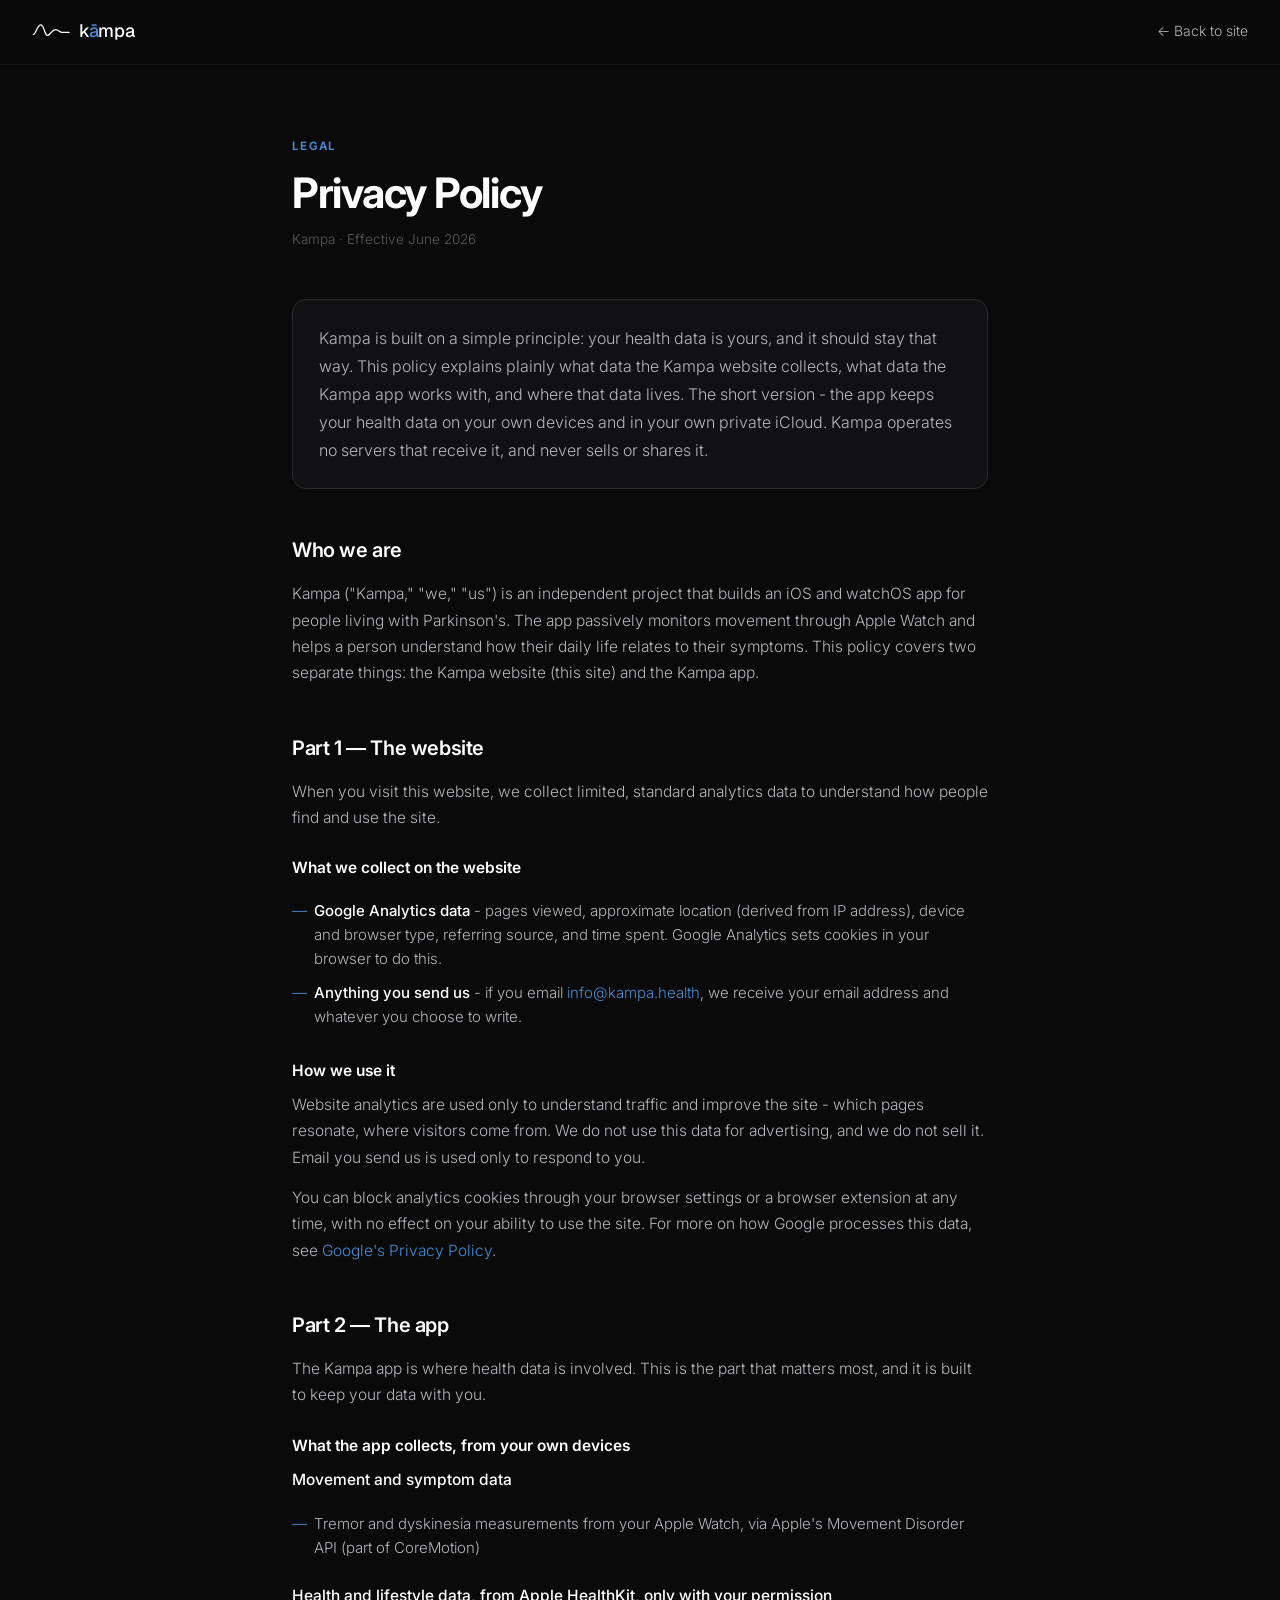
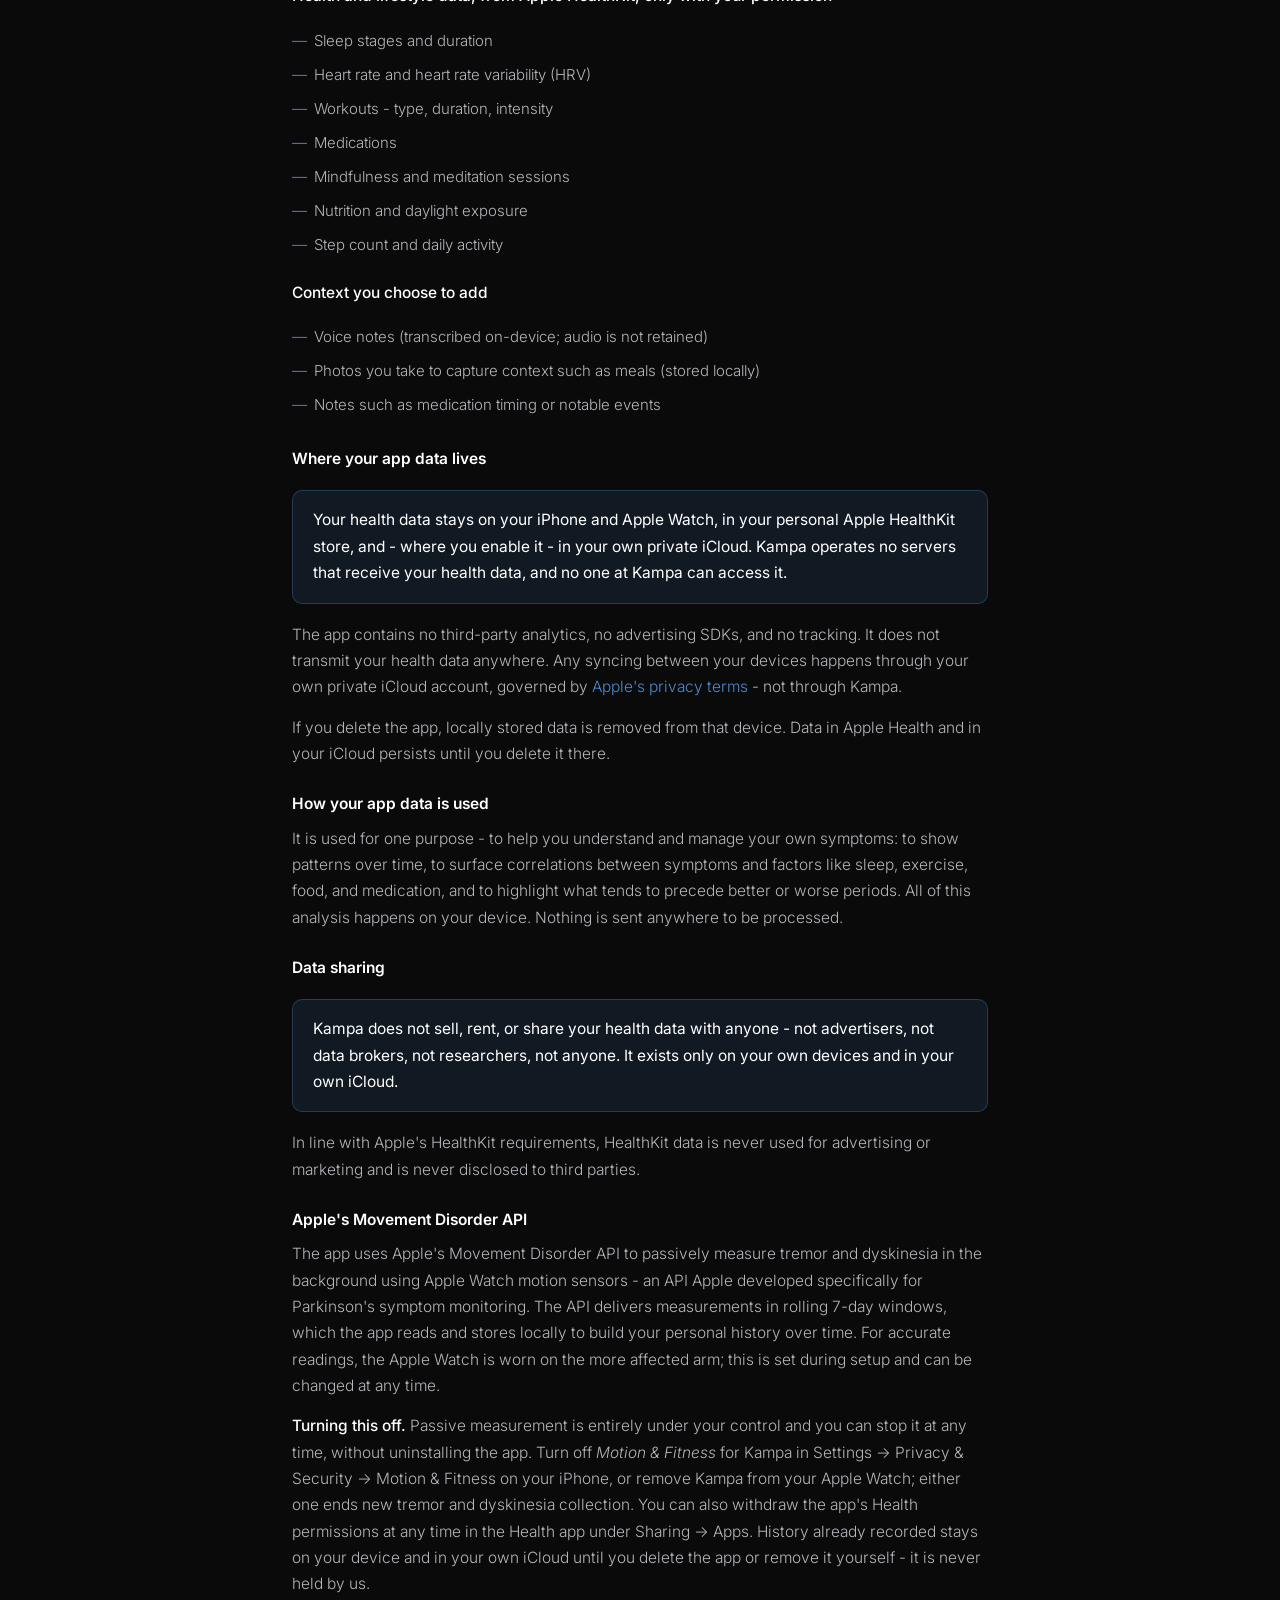
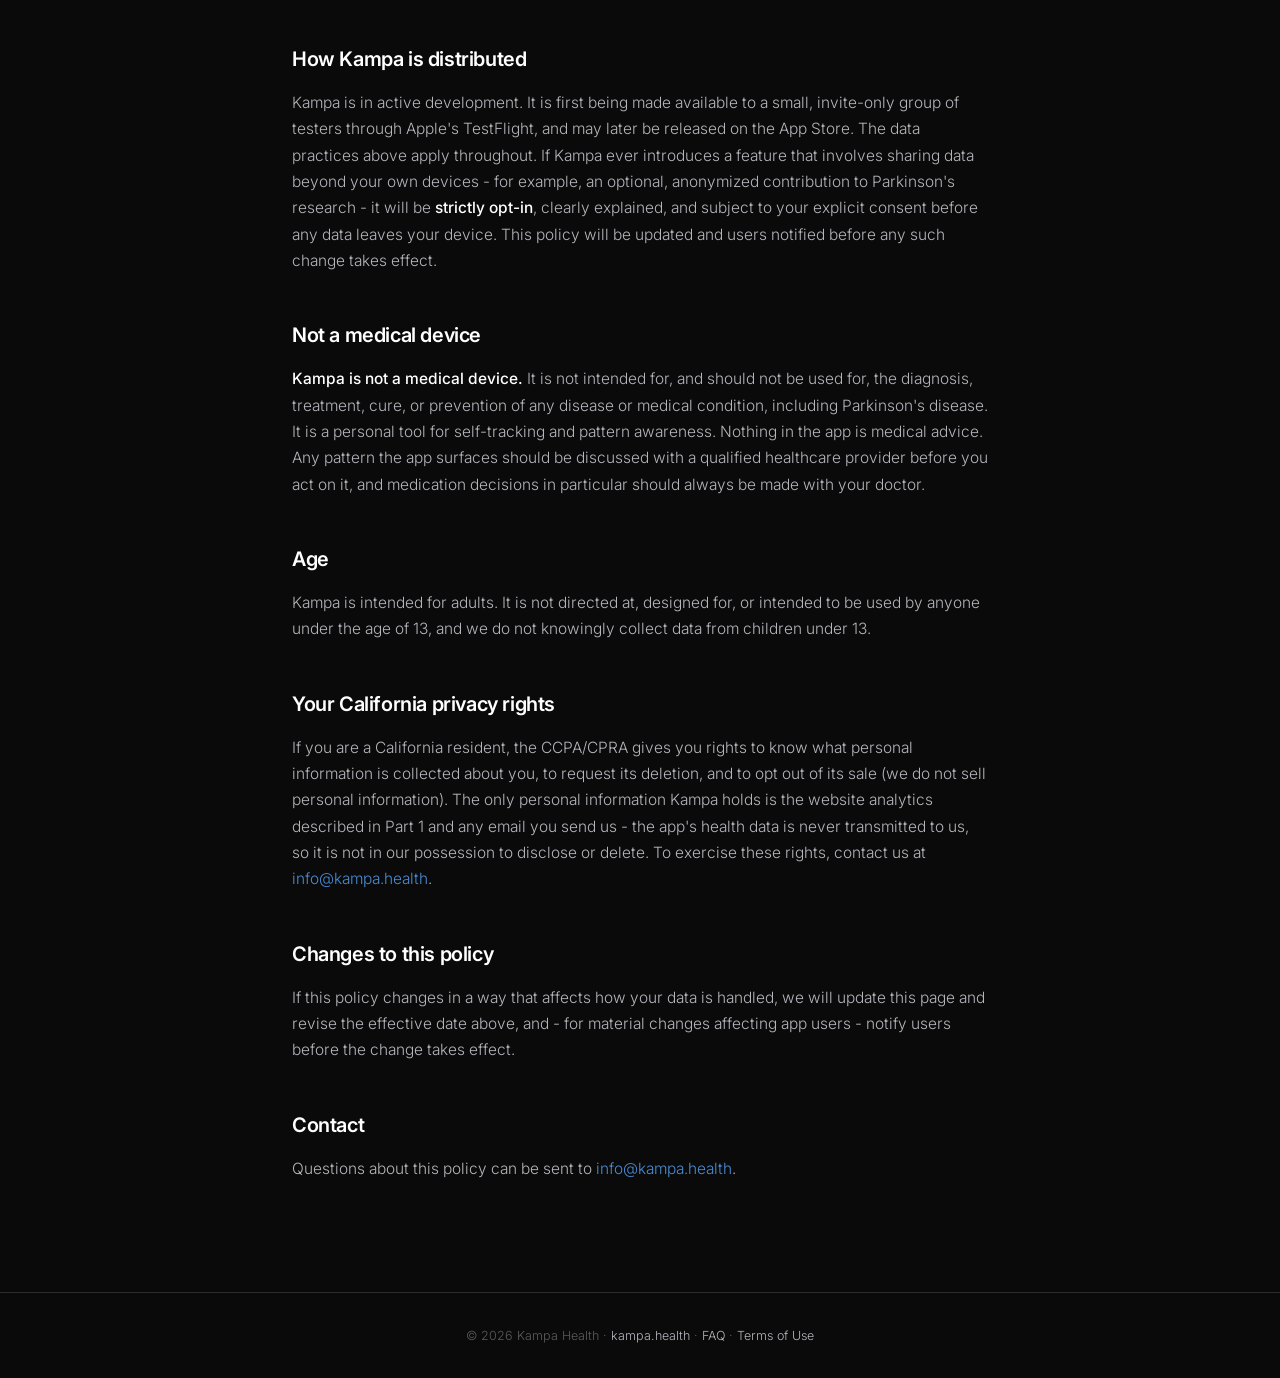
<file: website/privacy.html>
<!DOCTYPE html>
<html lang="en">
<head>
    <meta charset="UTF-8">
    <meta name="viewport" content="width=device-width, initial-scale=1.0">
    <title>Privacy Policy — Kampa</title>
    <meta name="description" content="How Kampa handles data on its website and in its app. Health data stays on your own device and in your private iCloud. No Kampa servers. No data brokers.">
    <link rel="icon" href="/assets/favicon.svg" type="image/svg+xml">
    <link rel="icon" href="/assets/favicon-32.png" sizes="32x32" type="image/png">
    <link rel="apple-touch-icon" href="/assets/apple-touch-icon.png">
    <link rel="preconnect" href="https://fonts.googleapis.com">
    <link rel="preconnect" href="https://fonts.gstatic.com" crossorigin>
    <link href="https://fonts.googleapis.com/css2?family=Geist:wght@400;500;600&family=Inter:ital,opsz,wght@0,14..32,300;0,14..32,400;0,14..32,500;0,14..32,600;1,14..32,400&display=swap" rel="stylesheet">
    <style>
        *, *::before, *::after { box-sizing: border-box; margin: 0; padding: 0; }
        :root {
            --bg: #0a0a0a;
            --surface-1: #111113;
            --surface-2: #1c1c1e;
            --border: #2c2c2e;
            --blue: #4A8CD6;
            --blue-dim: rgba(74, 140, 214, 0.12);
            --blue-border: rgba(74, 140, 214, 0.30);
            --text-1: #ffffff;
            --text-2: rgba(235, 235, 245, 0.76);
            --text-3: rgba(235, 235, 245, 0.36);
            --font: 'Inter', -apple-system, BlinkMacSystemFont, sans-serif;
            --font-geist: 'Geist', 'Inter', sans-serif;
            --max-w: 760px;
        }
        html { scroll-behavior: smooth; }
        body {
            background: var(--bg);
            color: var(--text-1);
            font-family: var(--font);
            -webkit-font-smoothing: antialiased;
            line-height: 1.7;
            font-weight: 300;
        }
        nav {
            position: sticky;
            top: 0;
            z-index: 100;
            display: flex;
            align-items: center;
            justify-content: space-between;
            padding: 16px 32px;
            background: rgba(10, 10, 10, 0.72);
            backdrop-filter: blur(24px);
            -webkit-backdrop-filter: blur(24px);
            border-bottom: 1px solid rgba(255,255,255,0.05);
        }
        .wordmark { display: flex; align-items: center; gap: 9px; text-decoration: none; }
        .wordmark .name {
            font-family: var(--font-geist); font-weight: 500; font-size: 18px;
            letter-spacing: -0.02em; color: #fff;
        }
        .wordmark .name .a-blue { color: var(--blue); }
        .nav-back { color: var(--text-2); text-decoration: none; font-size: 14px; transition: color 0.18s; }
        .nav-back:hover { color: var(--text-1); }
        .container { max-width: var(--max-w); margin: 0 auto; padding: 72px 32px 96px; }
        .eyebrow {
            font-size: 11.5px; font-weight: 650; letter-spacing: 0.11em;
            text-transform: uppercase; color: var(--blue); margin-bottom: 14px;
        }
        h1 {
            font-size: clamp(30px, 4vw, 42px); font-weight: 700;
            letter-spacing: -0.03em; line-height: 1.1; margin-bottom: 12px;
        }
        .meta { font-size: 13.5px; color: var(--text-3); margin-bottom: 48px; }
        .intro {
            background: var(--surface-1); border: 1px solid var(--border);
            border-radius: 14px; padding: 24px 26px; margin-bottom: 44px;
            font-size: 16px; color: var(--text-2); line-height: 1.75;
        }
        h2 {
            font-size: 20px; font-weight: 600; letter-spacing: -0.02em;
            color: var(--text-1); margin: 44px 0 14px;
        }
        h3 { font-size: 15.5px; font-weight: 600; color: var(--text-1); margin: 24px 0 8px; }
        p { color: var(--text-2); margin-bottom: 14px; font-size: 15.5px; }
        ul { list-style: none; padding: 0; margin: 12px 0 18px; }
        li {
            color: var(--text-2); font-size: 15px; padding: 5px 0 5px 22px;
            position: relative; line-height: 1.6;
        }
        li::before { content: '—'; position: absolute; left: 0; color: var(--blue); }
        strong { font-weight: 500; color: var(--text-1); }
        a { color: var(--blue); text-decoration: none; border-bottom: 1px solid transparent; transition: border-color 0.2s; }
        a:hover { border-bottom-color: var(--blue); }
        .callout {
            background: var(--blue-dim); border: 1px solid var(--blue-border);
            border-radius: 10px; padding: 16px 20px; margin: 18px 0;
        }
        .callout p { margin: 0; color: var(--text-1); font-weight: 400; }
        footer {
            border-top: 1px solid var(--border); padding: 32px;
            text-align: center; font-size: 12.5px; color: var(--text-3);
        }
        footer a { color: var(--text-2); }
    </style>
</head>
<body>

<nav>
    <a href="index.html" class="wordmark" aria-label="Kampa home">
        <svg width="38" height="23" viewBox="0 0 240 144" fill="none" xmlns="http://www.w3.org/2000/svg" style="color:#fff; flex-shrink:0;">
            <path d="M8 90 C 28 90, 30 30, 56 30 C 78 30, 80 110, 104 95 C 124 82, 126 60, 150 60 C 168 60, 172 78, 192 78 L 232 78" stroke="currentColor" stroke-width="8" stroke-linecap="round" stroke-linejoin="round"/>
            <circle cx="232" cy="78" r="5" fill="currentColor"/>
        </svg>
        <span class="name">k<span class="a-blue">ā</span>mpa</span>
    </a>
    <a href="index.html" class="nav-back">← Back to site</a>
</nav>

<div class="container">

    <p class="eyebrow">Legal</p>
    <h1>Privacy Policy</h1>
    <p class="meta">Kampa · Effective June 2026</p>

    <div class="intro">
        Kampa is built on a simple principle: your health data is yours, and it should stay that way. This policy explains plainly what data the Kampa website collects, what data the Kampa app works with, and where that data lives. The short version - the app keeps your health data on your own devices and in your own private iCloud. Kampa operates no servers that receive it, and never sells or shares it.
    </div>

    <h2>Who we are</h2>
    <p>Kampa ("Kampa," "we," "us") is an independent project that builds an iOS and watchOS app for people living with Parkinson's. The app passively monitors movement through Apple Watch and helps a person understand how their daily life relates to their symptoms. This policy covers two separate things: the Kampa website (this site) and the Kampa app.</p>

    <h2>Part 1 — The website</h2>
    <p>When you visit this website, we collect limited, standard analytics data to understand how people find and use the site.</p>
    <h3>What we collect on the website</h3>
    <ul>
        <li><strong>Google Analytics data</strong> - pages viewed, approximate location (derived from IP address), device and browser type, referring source, and time spent. Google Analytics sets cookies in your browser to do this.</li>
        <li><strong>Anything you send us</strong> - if you email <a href="mailto:info@kampa.health">info@kampa.health</a>, we receive your email address and whatever you choose to write.</li>
    </ul>
    <h3>How we use it</h3>
    <p>Website analytics are used only to understand traffic and improve the site - which pages resonate, where visitors come from. We do not use this data for advertising, and we do not sell it. Email you send us is used only to respond to you.</p>
    <p>You can block analytics cookies through your browser settings or a browser extension at any time, with no effect on your ability to use the site. For more on how Google processes this data, see <a href="https://policies.google.com/privacy" target="_blank" rel="noopener">Google's Privacy Policy</a>.</p>

    <h2>Part 2 — The app</h2>
    <p>The Kampa app is where health data is involved. This is the part that matters most, and it is built to keep your data with you.</p>

    <h3>What the app collects, from your own devices</h3>
    <p><strong>Movement and symptom data</strong></p>
    <ul>
        <li>Tremor and dyskinesia measurements from your Apple Watch, via Apple's Movement Disorder API (part of CoreMotion)</li>
    </ul>
    <p><strong>Health and lifestyle data, from Apple HealthKit, only with your permission</strong></p>
    <ul>
        <li>Sleep stages and duration</li>
        <li>Heart rate and heart rate variability (HRV)</li>
        <li>Workouts - type, duration, intensity</li>
        <li>Medications</li>
        <li>Mindfulness and meditation sessions</li>
        <li>Nutrition and daylight exposure</li>
        <li>Step count and daily activity</li>
    </ul>
    <p><strong>Context you choose to add</strong></p>
    <ul>
        <li>Voice notes (transcribed on-device; audio is not retained)</li>
        <li>Photos you take to capture context such as meals (stored locally)</li>
        <li>Notes such as medication timing or notable events</li>
    </ul>

    <h3>Where your app data lives</h3>
    <div class="callout">
        <p>Your health data stays on your iPhone and Apple Watch, in your personal Apple HealthKit store, and - where you enable it - in your own private iCloud. Kampa operates no servers that receive your health data, and no one at Kampa can access it.</p>
    </div>
    <p>The app contains no third-party analytics, no advertising SDKs, and no tracking. It does not transmit your health data anywhere. Any syncing between your devices happens through your own private iCloud account, governed by <a href="https://www.apple.com/legal/privacy/" target="_blank" rel="noopener">Apple's privacy terms</a> - not through Kampa.</p>
    <p>If you delete the app, locally stored data is removed from that device. Data in Apple Health and in your iCloud persists until you delete it there.</p>

    <h3>How your app data is used</h3>
    <p>It is used for one purpose - to help you understand and manage your own symptoms: to show patterns over time, to surface correlations between symptoms and factors like sleep, exercise, food, and medication, and to highlight what tends to precede better or worse periods. All of this analysis happens on your device. Nothing is sent anywhere to be processed.</p>

    <h3>Data sharing</h3>
    <div class="callout">
        <p>Kampa does not sell, rent, or share your health data with anyone - not advertisers, not data brokers, not researchers, not anyone. It exists only on your own devices and in your own iCloud.</p>
    </div>
    <p>In line with Apple's HealthKit requirements, HealthKit data is never used for advertising or marketing and is never disclosed to third parties.</p>

    <h3>Apple's Movement Disorder API</h3>
    <p>The app uses Apple's Movement Disorder API to passively measure tremor and dyskinesia in the background using Apple Watch motion sensors - an API Apple developed specifically for Parkinson's symptom monitoring. The API delivers measurements in rolling 7-day windows, which the app reads and stores locally to build your personal history over time. For accurate readings, the Apple Watch is worn on the more affected arm; this is set during setup and can be changed at any time.</p>

    <p><strong>Turning this off.</strong> Passive measurement is entirely under your control and you can stop it at any time, without uninstalling the app. Turn off <em>Motion &amp; Fitness</em> for Kampa in Settings &rarr; Privacy &amp; Security &rarr; Motion &amp; Fitness on your iPhone, or remove Kampa from your Apple Watch; either one ends new tremor and dyskinesia collection. You can also withdraw the app's Health permissions at any time in the Health app under Sharing &rarr; Apps. History already recorded stays on your device and in your own iCloud until you delete the app or remove it yourself - it is never held by us.</p>

    <h2>How Kampa is distributed</h2>
    <p>Kampa is in active development. It is first being made available to a small, invite-only group of testers through Apple's TestFlight, and may later be released on the App Store. The data practices above apply throughout. If Kampa ever introduces a feature that involves sharing data beyond your own devices - for example, an optional, anonymized contribution to Parkinson's research - it will be <strong>strictly opt-in</strong>, clearly explained, and subject to your explicit consent before any data leaves your device. This policy will be updated and users notified before any such change takes effect.</p>

    <h2>Not a medical device</h2>
    <p><strong>Kampa is not a medical device.</strong> It is not intended for, and should not be used for, the diagnosis, treatment, cure, or prevention of any disease or medical condition, including Parkinson's disease. It is a personal tool for self-tracking and pattern awareness. Nothing in the app is medical advice. Any pattern the app surfaces should be discussed with a qualified healthcare provider before you act on it, and medication decisions in particular should always be made with your doctor.</p>

    <h2>Age</h2>
    <p>Kampa is intended for adults. It is not directed at, designed for, or intended to be used by anyone under the age of 13, and we do not knowingly collect data from children under 13.</p>

    <h2>Your California privacy rights</h2>
    <p>If you are a California resident, the CCPA/CPRA gives you rights to know what personal information is collected about you, to request its deletion, and to opt out of its sale (we do not sell personal information). The only personal information Kampa holds is the website analytics described in Part 1 and any email you send us - the app's health data is never transmitted to us, so it is not in our possession to disclose or delete. To exercise these rights, contact us at <a href="mailto:info@kampa.health">info@kampa.health</a>.</p>

    <h2>Changes to this policy</h2>
    <p>If this policy changes in a way that affects how your data is handled, we will update this page and revise the effective date above, and - for material changes affecting app users - notify users before the change takes effect.</p>

    <h2>Contact</h2>
    <p>Questions about this policy can be sent to <a href="mailto:info@kampa.health">info@kampa.health</a>.</p>

</div>

<footer>
    © 2026 Kampa Health · <a href="index.html">kampa.health</a> · <a href="faq.html">FAQ</a> · <a href="terms.html">Terms of Use</a>
</footer>

</body>
</html>
</file>
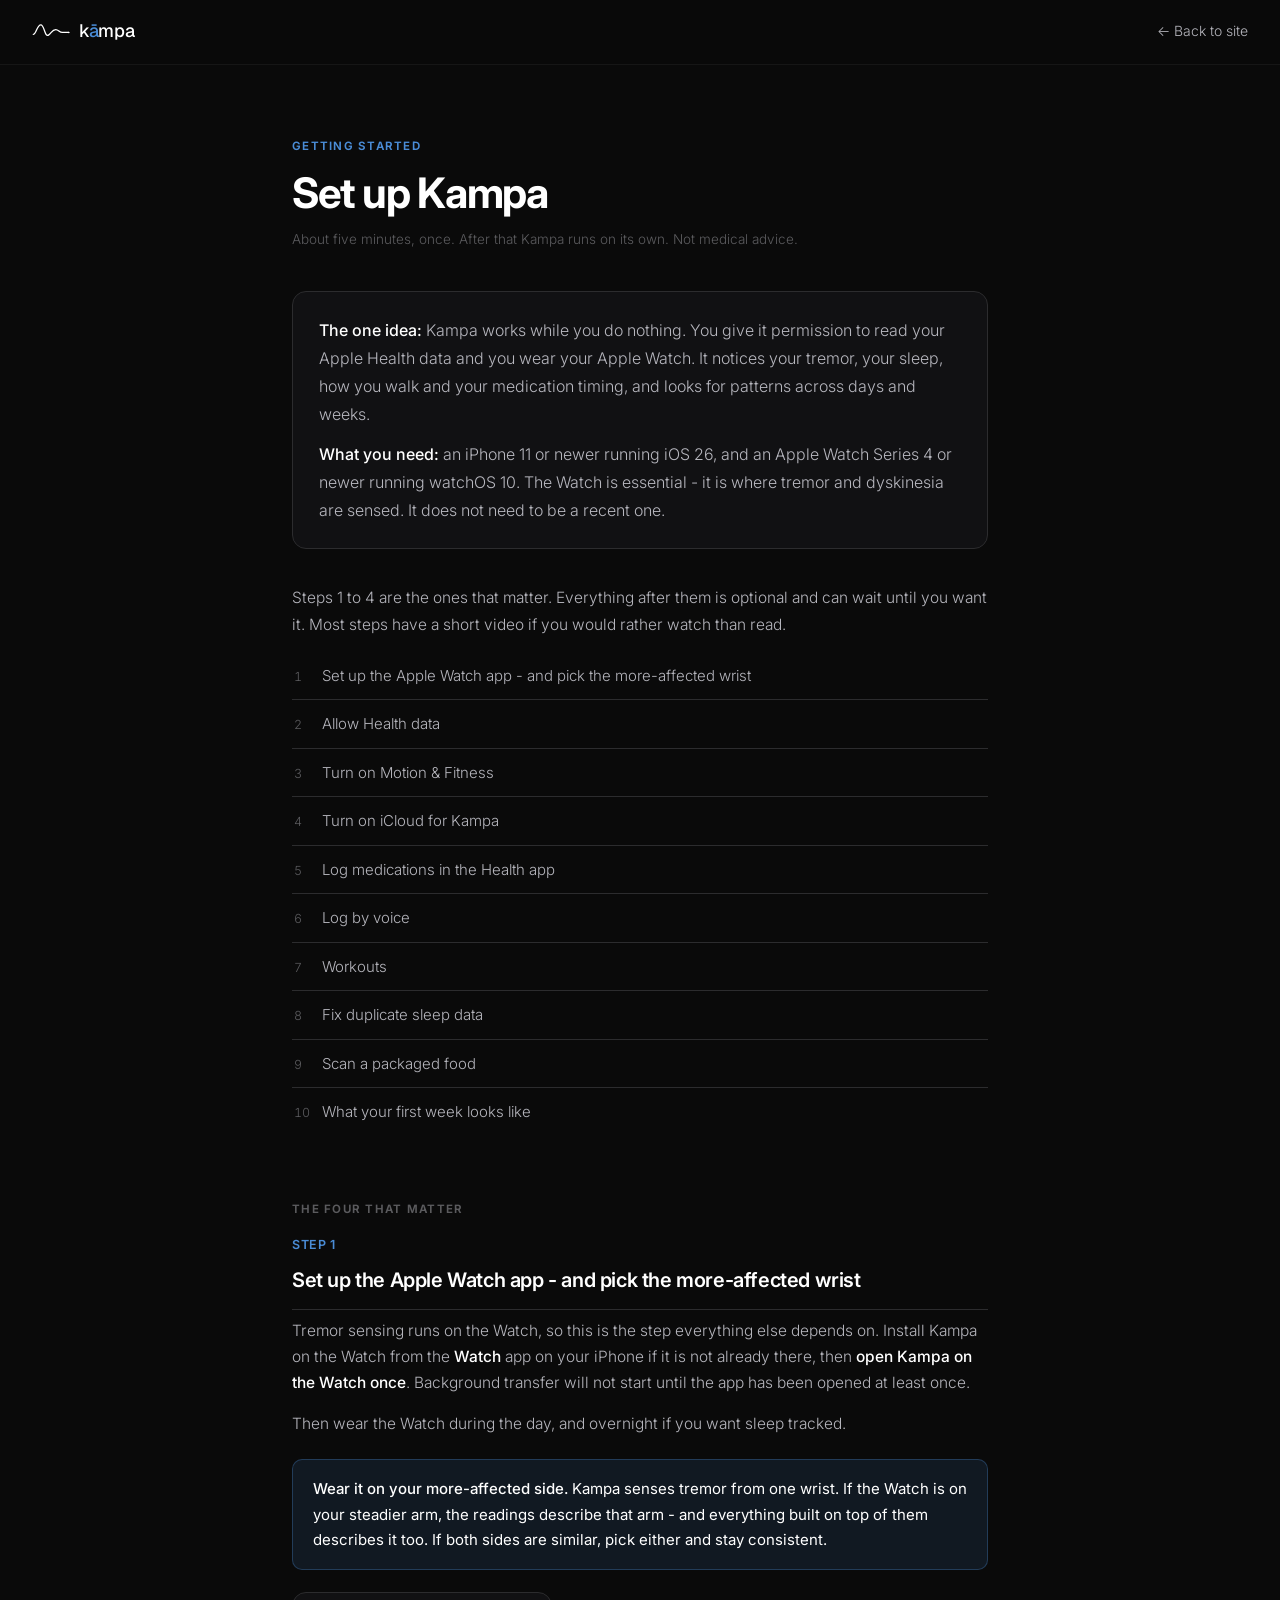
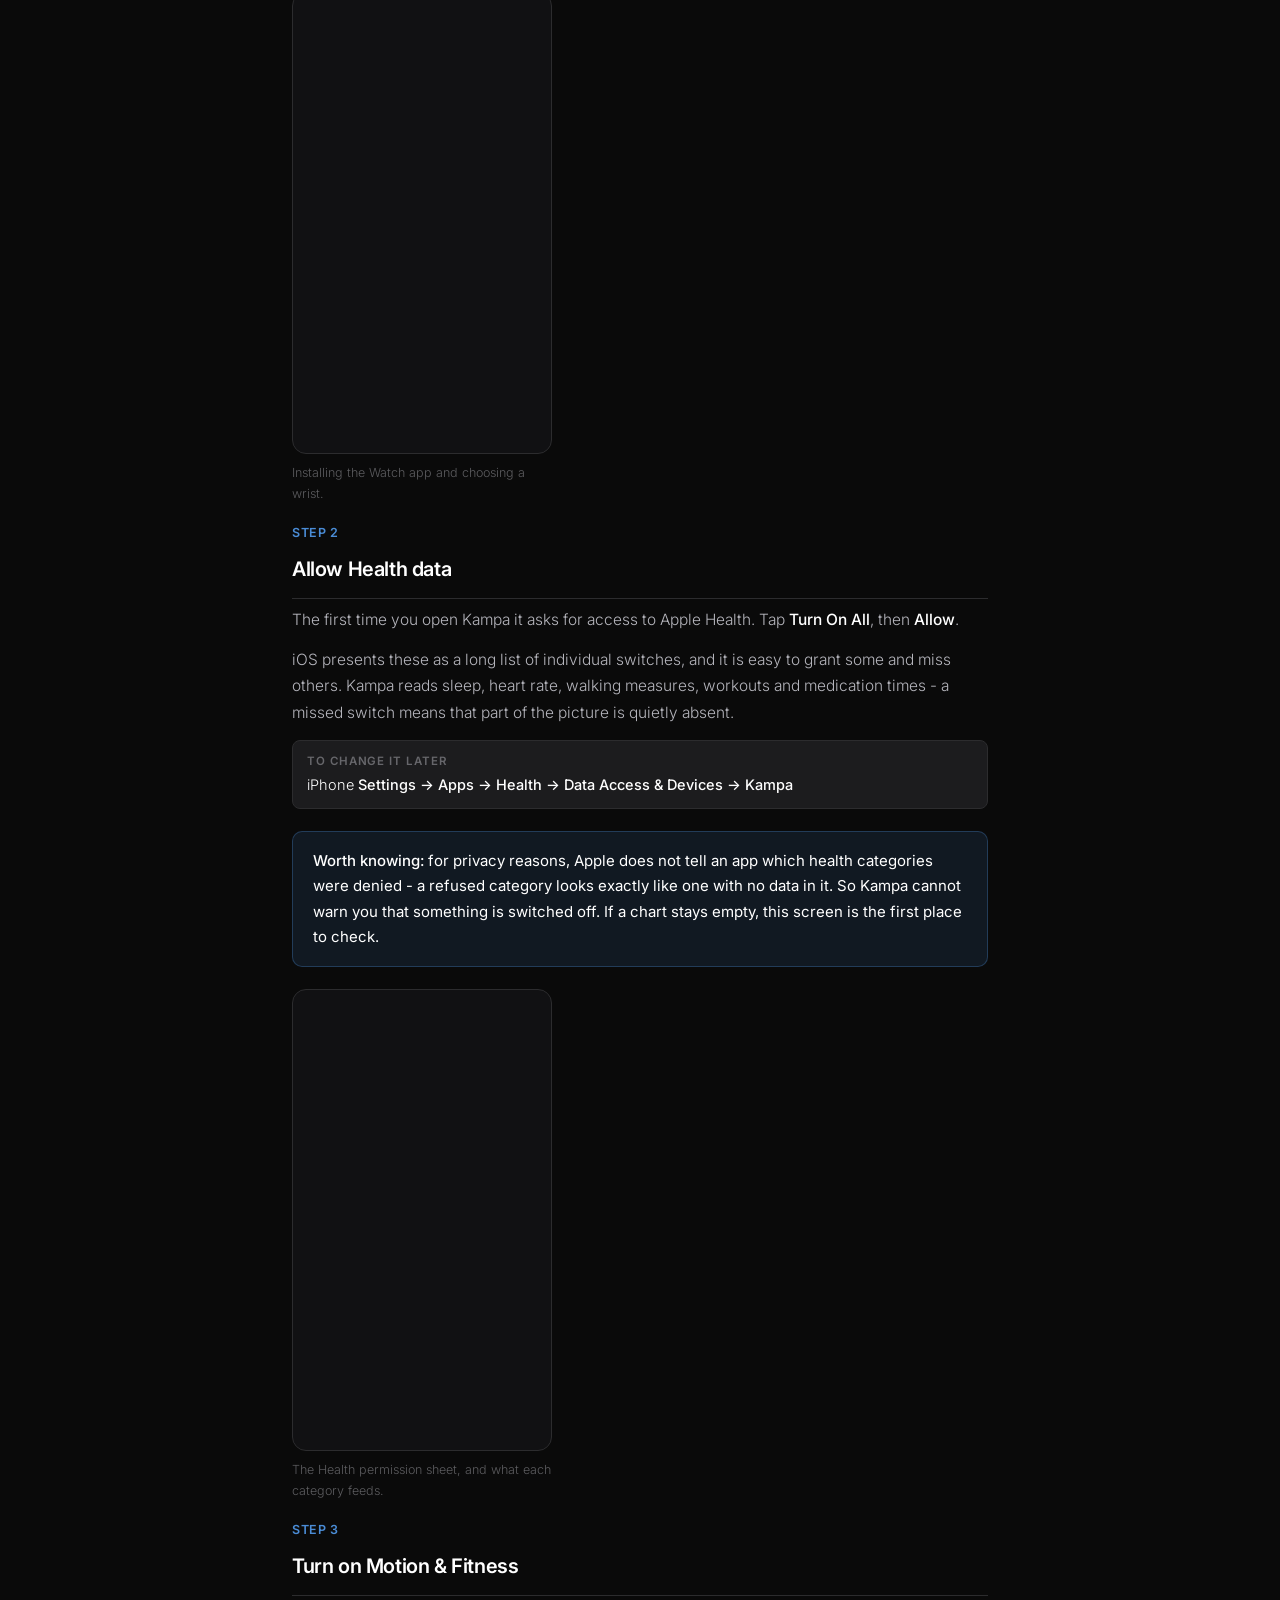
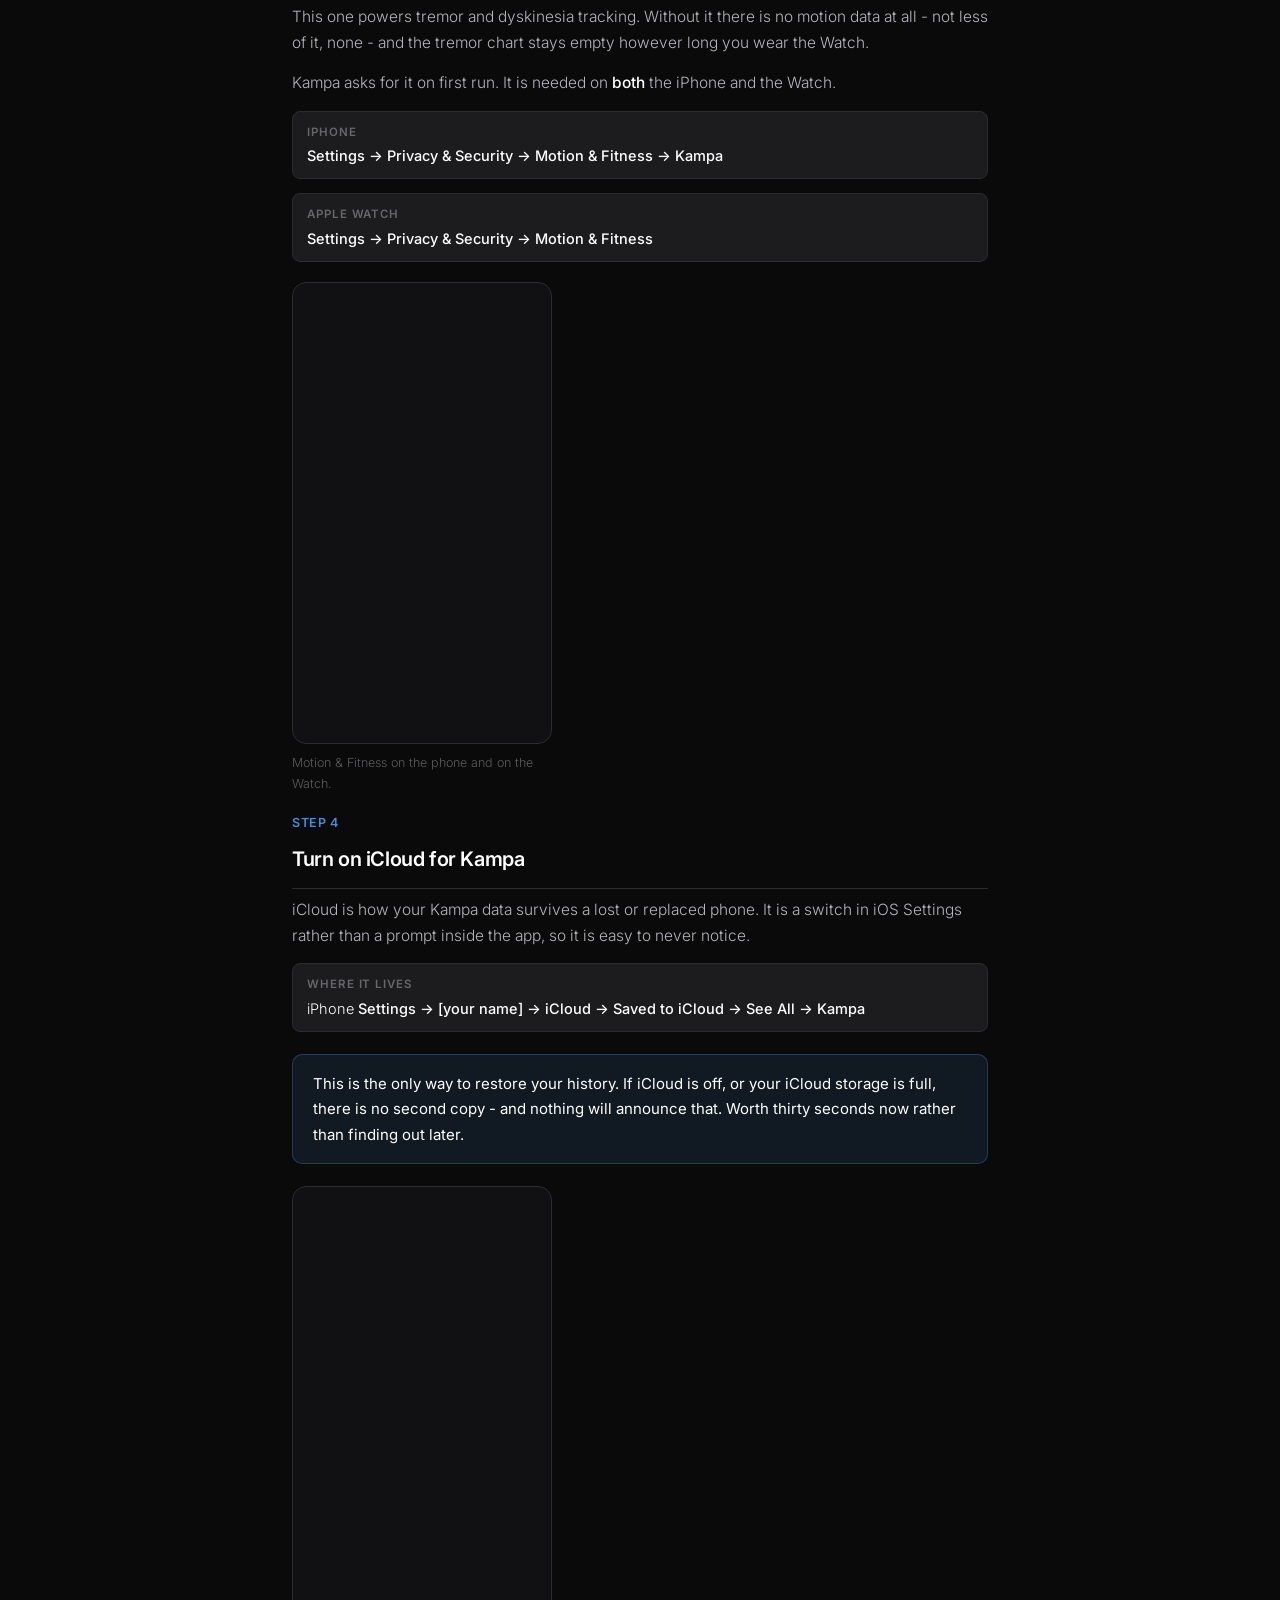
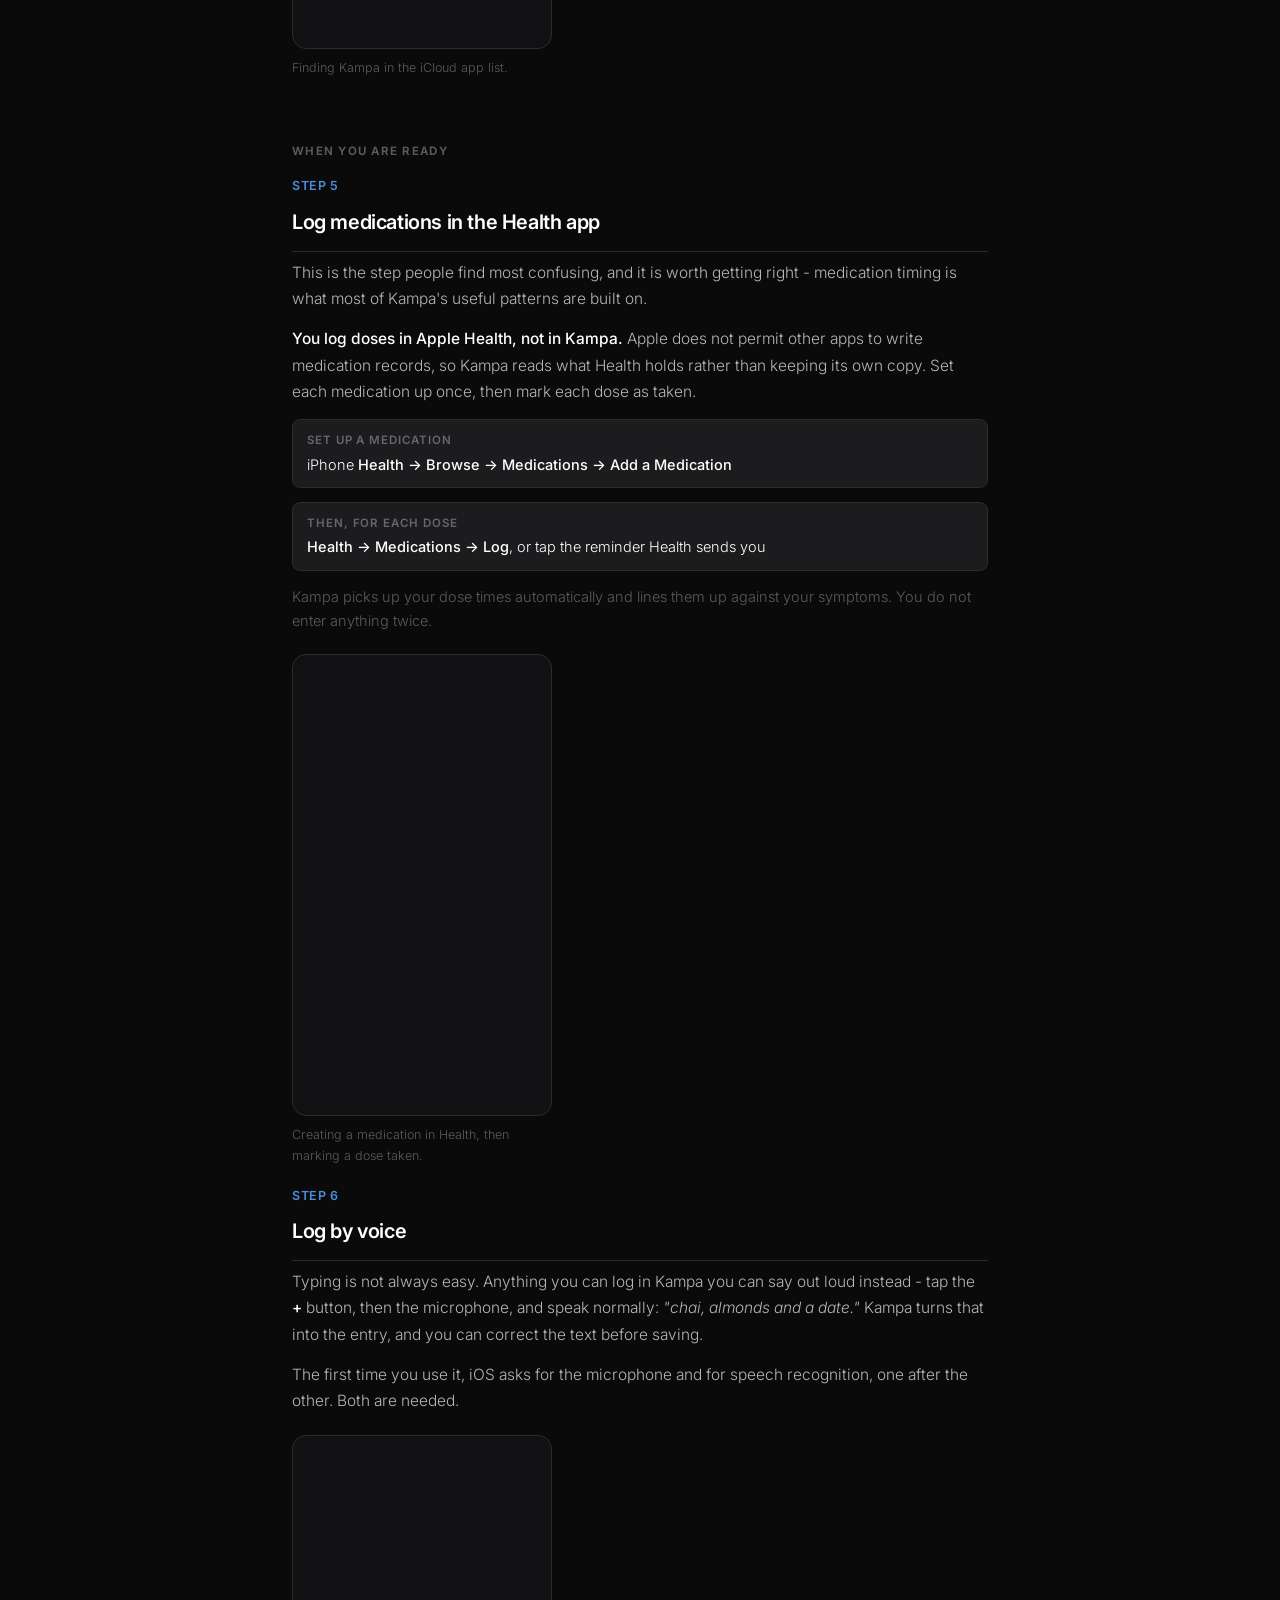
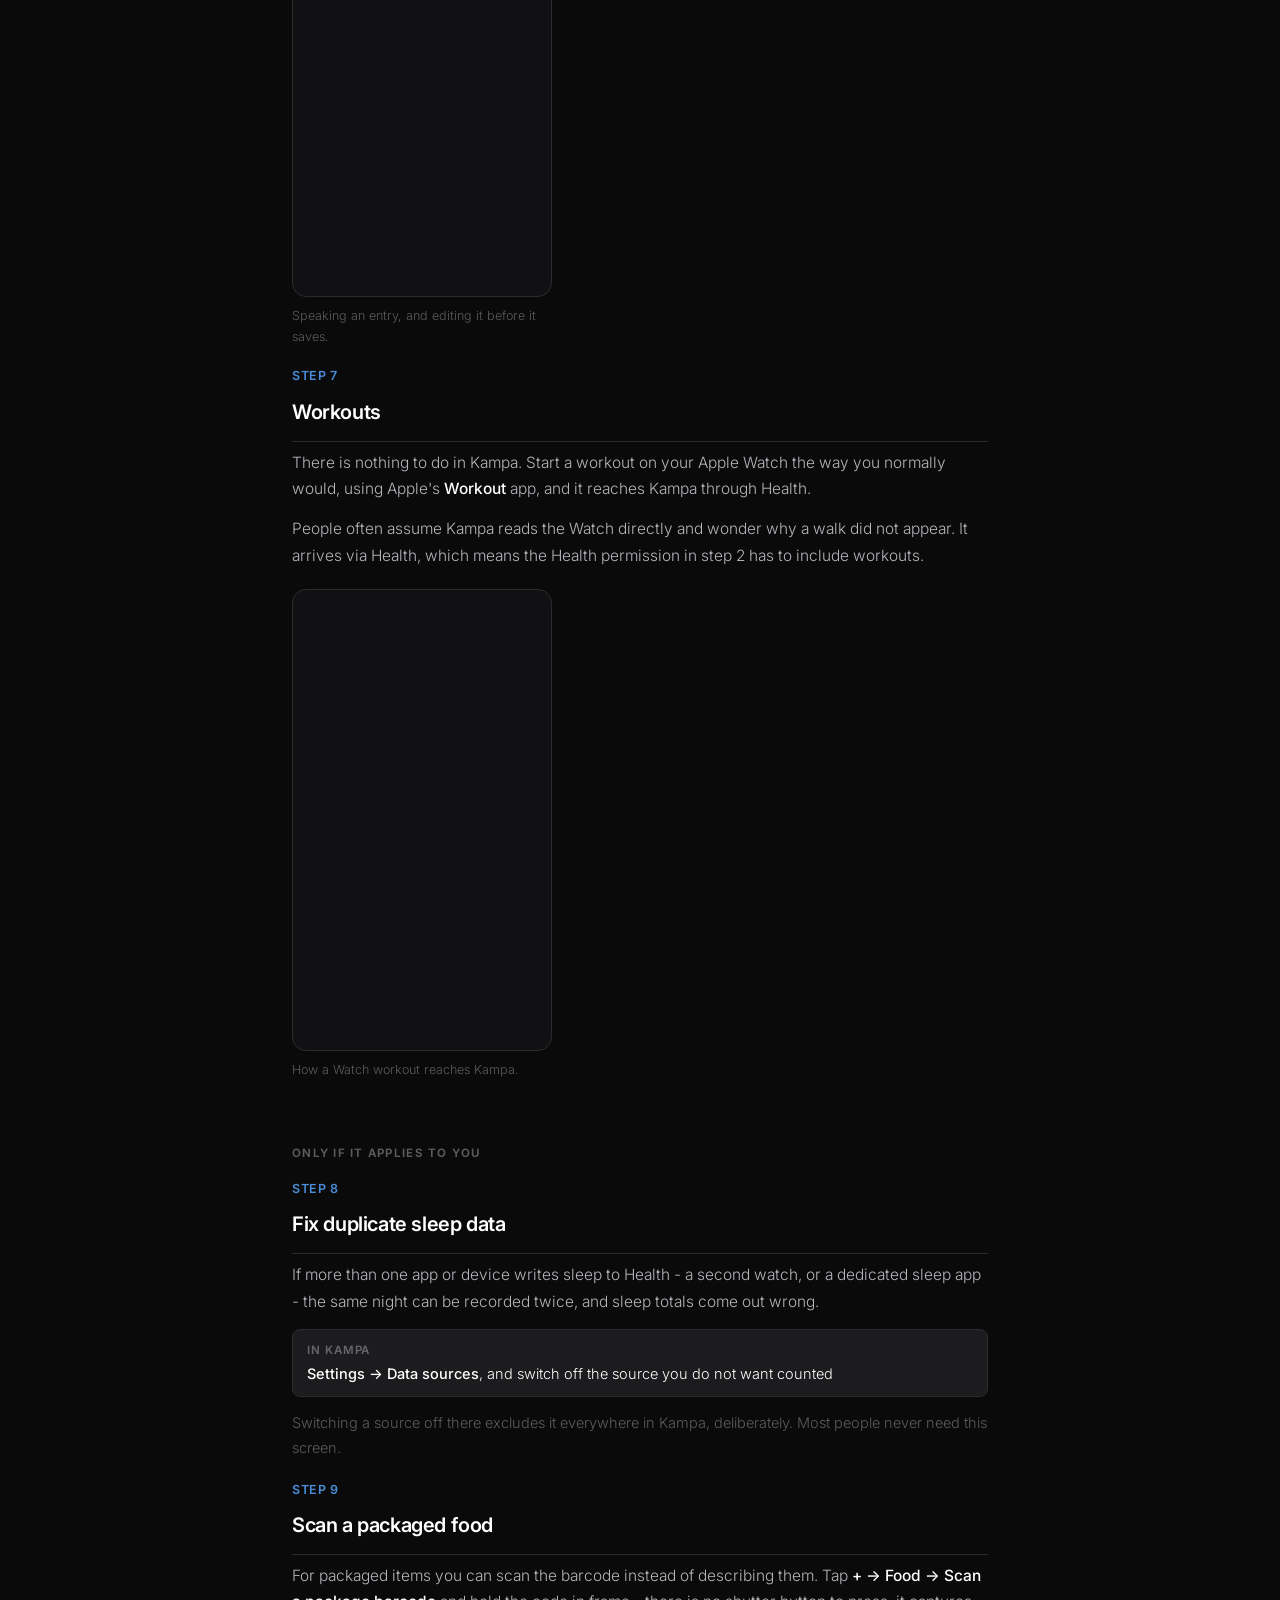
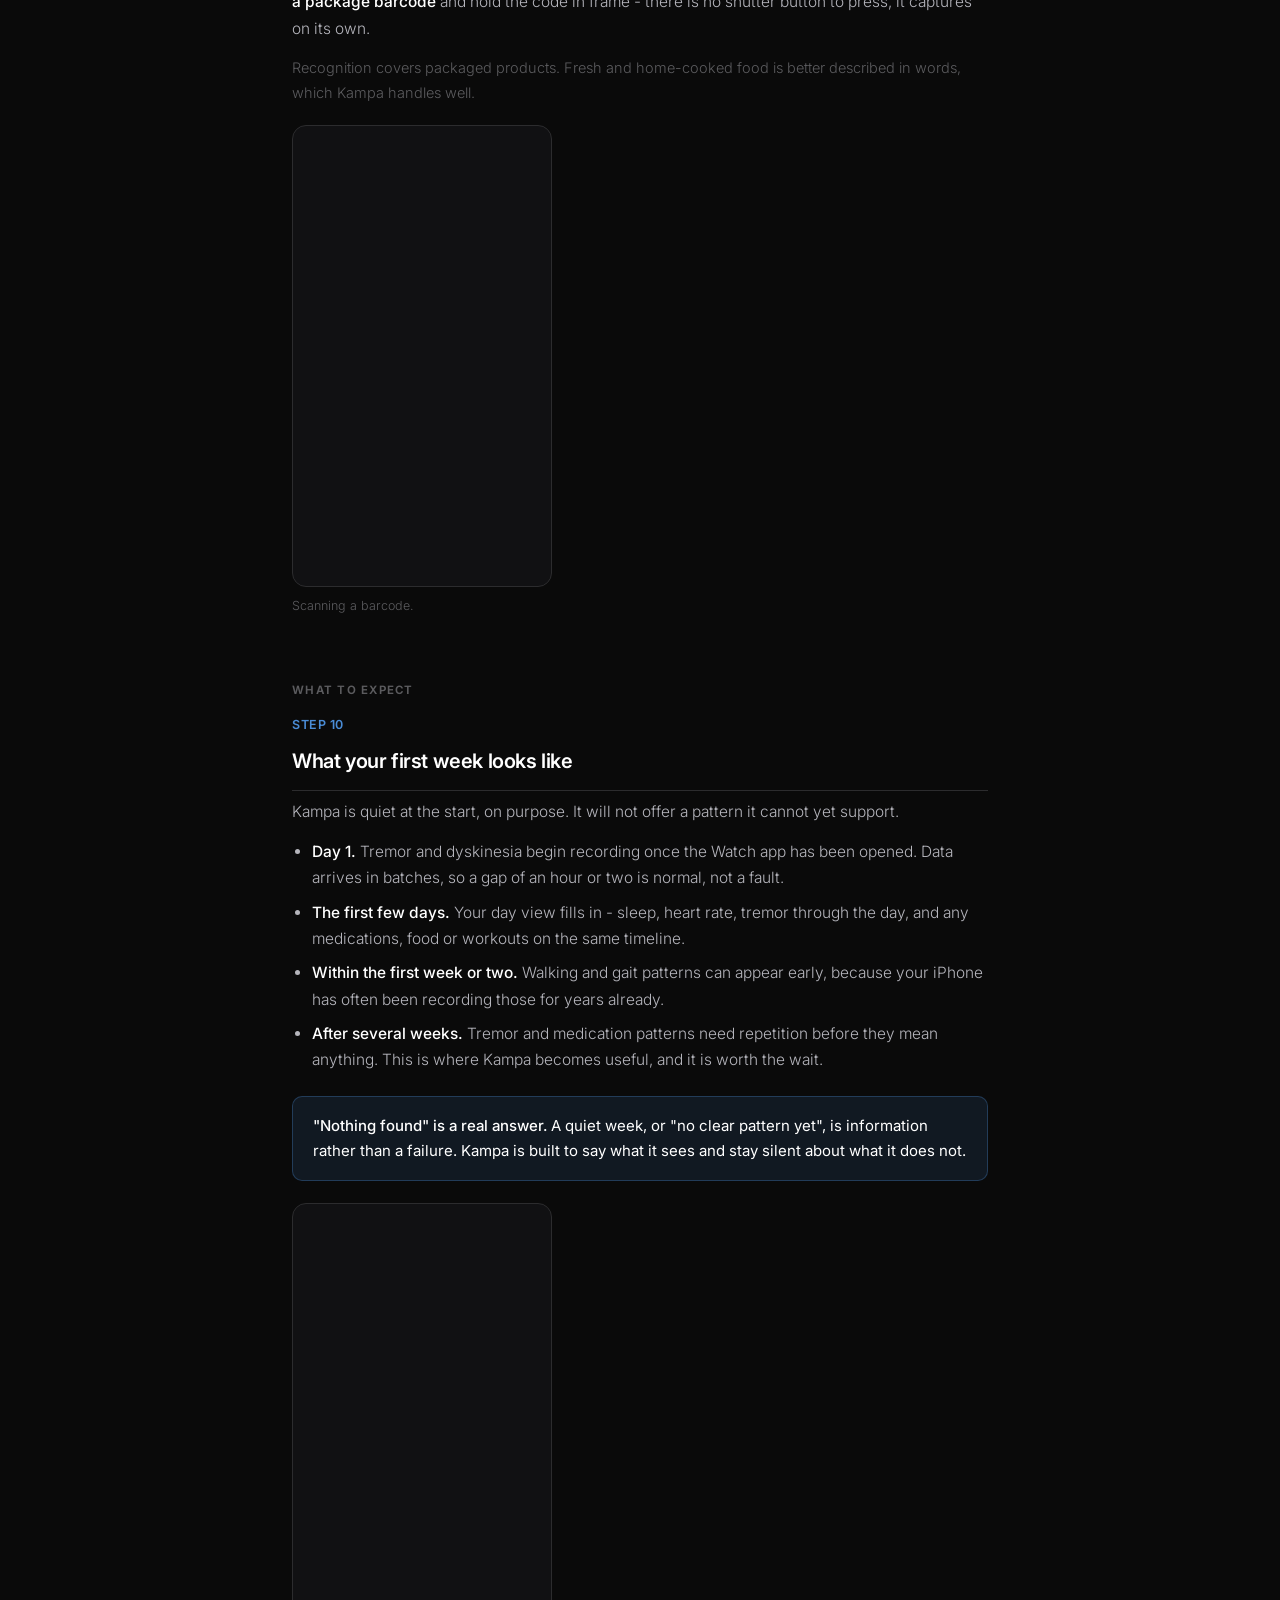
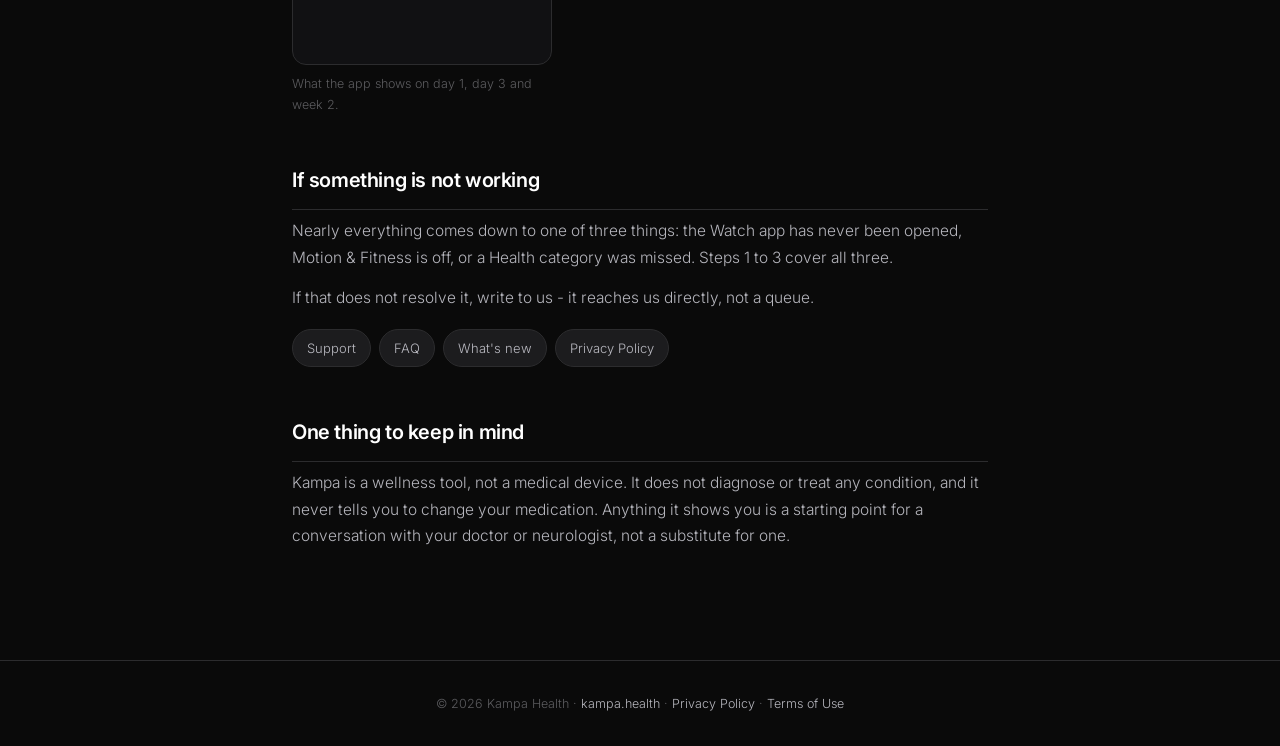
<file: website/start.html>
<!DOCTYPE html>
<html lang="en">
<head>
    <meta charset="UTF-8">
    <meta name="viewport" content="width=device-width, initial-scale=1.0">
    <title>Getting started — Kampa</title>
    <meta name="description" content="Set up Kampa step by step: the Apple Watch app, Health and Motion permissions, iCloud backup, logging medications, and what your first week looks like. Short videos for each step.">
    <link rel="icon" href="/assets/favicon.svg" type="image/svg+xml">
    <link rel="icon" href="/assets/favicon-32.png" sizes="32x32" type="image/png">
    <link rel="apple-touch-icon" href="/assets/apple-touch-icon.png">
    <link rel="preconnect" href="https://fonts.googleapis.com">
    <link rel="preconnect" href="https://fonts.gstatic.com" crossorigin>
    <link href="https://fonts.googleapis.com/css2?family=Geist:wght@400;500;600&family=Inter:ital,opsz,wght@0,14..32,300;0,14..32,400;0,14..32,500;0,14..32,600;1,14..32,400&display=swap" rel="stylesheet">
    <style>
        *, *::before, *::after { box-sizing: border-box; margin: 0; padding: 0; }
        :root {
            --bg: #0a0a0a;
            --surface-1: #111113;
            --surface-2: #1c1c1e;
            --border: #2c2c2e;
            --blue: #4A8CD6;
            --blue-dim: rgba(74, 140, 214, 0.12);
            --blue-border: rgba(74, 140, 214, 0.30);
            --text-1: #ffffff;
            --text-2: rgba(235, 235, 245, 0.76);
            --text-3: rgba(235, 235, 245, 0.36);
            --font: 'Inter', -apple-system, BlinkMacSystemFont, sans-serif;
            --font-geist: 'Geist', 'Inter', sans-serif;
            --max-w: 760px;
        }
        html { scroll-behavior: smooth; }
        body {
            background: var(--bg);
            color: var(--text-1);
            font-family: var(--font);
            -webkit-font-smoothing: antialiased;
            line-height: 1.7;
            font-weight: 300;
        }
        nav {
            position: sticky;
            top: 0;
            z-index: 100;
            display: flex;
            align-items: center;
            justify-content: space-between;
            padding: 16px 32px;
            background: rgba(10, 10, 10, 0.72);
            backdrop-filter: blur(24px);
            -webkit-backdrop-filter: blur(24px);
            border-bottom: 1px solid rgba(255,255,255,0.05);
        }
        .wordmark { display: flex; align-items: center; gap: 9px; text-decoration: none; }
        .wordmark .name {
            font-family: var(--font-geist); font-weight: 500; font-size: 18px;
            letter-spacing: -0.02em; color: #fff;
        }
        .wordmark .name .a-blue { color: var(--blue); }
        .nav-back { color: var(--text-2); text-decoration: none; font-size: 14px; transition: color 0.18s; }
        .nav-back:hover { color: var(--text-1); }
        .container { max-width: var(--max-w); margin: 0 auto; padding: 72px 32px 96px; }
        .eyebrow {
            font-size: 11.5px; font-weight: 650; letter-spacing: 0.11em;
            text-transform: uppercase; color: var(--blue); margin-bottom: 14px;
        }
        h1 {
            font-size: clamp(30px, 4vw, 42px); font-weight: 700;
            letter-spacing: -0.03em; line-height: 1.1; margin-bottom: 12px;
        }
        .meta { font-size: 13.5px; color: var(--text-3); margin-bottom: 40px; }
        .intro {
            background: var(--surface-1); border: 1px solid var(--border);
            border-radius: 14px; padding: 24px 26px; margin-bottom: 36px;
            font-size: 16px; color: var(--text-2); line-height: 1.75;
        }
        .intro p { font-size: 16px; margin-bottom: 12px; }
        .intro p:last-child { margin-bottom: 0; }
        section { scroll-margin-top: 80px; }
        h2 {
            font-size: 20px; font-weight: 600; letter-spacing: -0.02em;
            color: var(--text-1); margin: 48px 0 8px;
            padding-bottom: 12px; border-bottom: 1px solid var(--border);
        }
        h3 { font-size: 15.5px; font-weight: 600; color: var(--text-1); margin: 28px 0 8px; }
        p { color: var(--text-2); margin-bottom: 14px; font-size: 15.5px; }
        ul, ol { color: var(--text-2); margin: 0 0 14px 20px; font-size: 15.5px; }
        li { margin-bottom: 8px; }
        strong { font-weight: 500; color: var(--text-1); }
        a { color: var(--blue); text-decoration: none; border-bottom: 1px solid transparent; transition: border-color 0.2s; }
        a:hover { border-bottom-color: var(--blue); }
        .callout {
            background: var(--blue-dim); border: 1px solid var(--blue-border);
            border-radius: 10px; padding: 16px 20px; margin: 22px 0;
        }
        .callout p { margin: 0; color: var(--text-1); font-weight: 400; font-size: 15px; }
        .links { display: flex; flex-wrap: wrap; gap: 8px; margin-top: 18px; }
        .links a {
            font-size: 13px; color: var(--text-2); text-decoration: none;
            background: var(--surface-2); border: 1px solid var(--border);
            border-radius: 999px; padding: 7px 14px; transition: border-color 0.18s, color 0.18s;
        }
        .links a:hover { border-color: var(--blue); color: var(--text-1); }
        footer {
            border-top: 1px solid var(--border); padding: 32px;
            text-align: center; font-size: 12.5px; color: var(--text-3);
        }
        footer a { color: var(--text-2); }

        /* ---- page-specific ---- */

        /* Jump list. Numbers are the first-run order, so the list doubles as the map. */
        .toc { list-style: none; margin: 0 0 8px; padding: 0; }
        .toc li { margin-bottom: 0; border-bottom: 1px solid var(--border); }
        .toc li:last-child { border-bottom: none; }
        .toc a {
            display: flex; align-items: baseline; gap: 12px;
            padding: 11px 2px; font-size: 15px; color: var(--text-2);
            border-bottom: none;
        }
        .toc a:hover { color: var(--text-1); border-bottom: none; }
        .toc .n {
            font-variant-numeric: tabular-nums; font-size: 12.5px;
            color: var(--text-3); min-width: 16px; flex-shrink: 0;
        }
        .toc a:hover .n { color: var(--blue); }

        .group-label {
            font-size: 11.5px; font-weight: 650; letter-spacing: 0.11em;
            text-transform: uppercase; color: var(--text-3);
            margin: 56px 0 10px; padding-top: 8px;
        }

        /* The step heading carries its own number so a deep-linked visitor
           landing mid-page still knows where they are in the sequence. */
        .step-n {
            display: inline-block; font-size: 12.5px; font-weight: 600;
            color: var(--blue); letter-spacing: 0.04em;
            margin-bottom: 2px;
        }
        h2.step { margin-top: 6px; }

        /* Tap paths. Set in the UI's own words so they can be followed literally. */
        .path {
            display: block; background: var(--surface-2); border: 1px solid var(--border);
            border-radius: 8px; padding: 11px 14px; margin: 14px 0;
            font-size: 14.5px; color: var(--text-1); line-height: 1.6;
        }
        .path .lead {
            display: block; font-size: 11.5px; font-weight: 600; letter-spacing: 0.08em;
            text-transform: uppercase; color: var(--text-3); margin-bottom: 3px;
        }

        /* Video slot. Portrait, because every clip is a phone screen recording.
           Swap the placeholder for the unlisted YouTube iframe when the clip exists —
           see the HTML comment above the first one. */
        .video { margin: 20px 0 6px; }
        .video-frame {
            position: relative; width: 100%; max-width: 260px;
            aspect-ratio: 9 / 16; border-radius: 14px; overflow: hidden;
            background: var(--surface-1); border: 1px solid var(--border);
        }
        .video-frame iframe { position: absolute; inset: 0; width: 100%; height: 100%; border: 0; }
        .video-ph {
            position: absolute; inset: 0;
            display: flex; flex-direction: column; align-items: center; justify-content: center;
            gap: 8px; text-align: center; padding: 20px;
            font-size: 13px; color: var(--text-3);
        }
        .video-ph svg { opacity: 0.32; }
        .video-cap { font-size: 12.5px; color: var(--text-3); margin-top: 8px; max-width: 260px; }

        .note { font-size: 14.5px; color: var(--text-3); }

        @media (max-width: 600px) {
            .container { padding: 56px 22px 80px; }
            nav { padding: 14px 22px; }
        }
    </style>
</head>
<body>

<nav>
    <a href="index.html" class="wordmark" aria-label="Kampa home">
        <svg width="38" height="23" viewBox="0 0 240 144" fill="none" xmlns="http://www.w3.org/2000/svg" style="color:#fff; flex-shrink:0;">
            <path d="M8 90 C 28 90, 30 30, 56 30 C 78 30, 80 110, 104 95 C 124 82, 126 60, 150 60 C 168 60, 172 78, 192 78 L 232 78" stroke="currentColor" stroke-width="8" stroke-linecap="round" stroke-linejoin="round"/>
            <circle cx="232" cy="78" r="5" fill="currentColor"/>
        </svg>
        <span class="name">k<span class="a-blue">ā</span>mpa</span>
    </a>
    <a href="index.html" class="nav-back">← Back to site</a>
</nav>

<div class="container">

    <p class="eyebrow">Getting started</p>
    <h1>Set up Kampa</h1>
    <p class="meta">About five minutes, once. After that Kampa runs on its own. Not medical advice.</p>

    <div class="intro">
        <p><strong>The one idea:</strong> Kampa works while you do nothing. You give it permission to read your Apple Health data and you wear your Apple Watch. It notices your tremor, your sleep, how you walk and your medication timing, and looks for patterns across days and weeks.</p>
        <p><strong>What you need:</strong> an iPhone 11 or newer running iOS 26, and an Apple Watch Series 4 or newer running watchOS 10. The Watch is essential - it is where tremor and dyskinesia are sensed. It does not need to be a recent one.</p>
    </div>

    <p>Steps 1 to 4 are the ones that matter. Everything after them is optional and can wait until you want it. Most steps have a short video if you would rather watch than read.</p>

    <ul class="toc">
        <li><a href="#watch"><span class="n">1</span><span>Set up the Apple Watch app - and pick the more-affected wrist</span></a></li>
        <li><a href="#health"><span class="n">2</span><span>Allow Health data</span></a></li>
        <li><a href="#motion"><span class="n">3</span><span>Turn on Motion &amp; Fitness</span></a></li>
        <li><a href="#icloud"><span class="n">4</span><span>Turn on iCloud for Kampa</span></a></li>
        <li><a href="#medications"><span class="n">5</span><span>Log medications in the Health app</span></a></li>
        <li><a href="#voice"><span class="n">6</span><span>Log by voice</span></a></li>
        <li><a href="#workouts"><span class="n">7</span><span>Workouts</span></a></li>
        <li><a href="#data-sources"><span class="n">8</span><span>Fix duplicate sleep data</span></a></li>
        <li><a href="#barcode"><span class="n">9</span><span>Scan a packaged food</span></a></li>
        <li><a href="#week-one"><span class="n">10</span><span>What your first week looks like</span></a></li>
    </ul>

    <p class="group-label">The four that matter</p>

    <!--
        VIDEO SLOTS
        ===========
        Each step has one .video-frame holding a placeholder. When a clip exists,
        replace the whole <div class="video-ph"> ... </div> with:

            <iframe src="https://www.youtube.com/embed/VIDEO_ID?rel=0&modestbranding=1"
                    title="Same words as the step heading"
                    loading="lazy"
                    allowfullscreen></iframe>

        Keep the surrounding .video-frame - it holds the 9:16 portrait shape.
        Clips are 20-40s, silent, captioned. Do not autoplay.
        Shooting notes and the "do not shoot" list live in
        marketing/linkedin/2026-07-26-food-capture/SHOTLIST.md.
    -->

    <section id="watch">
        <p class="step-n">STEP 1</p>
        <h2 class="step">Set up the Apple Watch app - and pick the more-affected wrist</h2>
        <p>Tremor sensing runs on the Watch, so this is the step everything else depends on. Install Kampa on the Watch from the <strong>Watch</strong> app on your iPhone if it is not already there, then <strong>open Kampa on the Watch once</strong>. Background transfer will not start until the app has been opened at least once.</p>
        <p>Then wear the Watch during the day, and overnight if you want sleep tracked.</p>
        <div class="callout">
            <p><strong>Wear it on your more-affected side.</strong> Kampa senses tremor from one wrist. If the Watch is on your steadier arm, the readings describe that arm - and everything built on top of them describes it too. If both sides are similar, pick either and stay consistent.</p>
        </div>
        <div class="video">
            <div class="video-frame">
                <iframe src="https://www.youtube.com/embed/YFGB_yA9WnQ?rel=0&amp;modestbranding=1&amp;playsinline=1"
                        title="Set up the Apple Watch app - and pick the more-affected wrist"
                        loading="lazy"
                        referrerpolicy="strict-origin-when-cross-origin"
                        allow="accelerometer; clipboard-write; encrypted-media; gyroscope; picture-in-picture; web-share"
                        allowfullscreen></iframe>
            </div>
            <p class="video-cap">Installing the Watch app and choosing a wrist.</p>
        </div>
    </section>

    <section id="health">
        <p class="step-n">STEP 2</p>
        <h2 class="step">Allow Health data</h2>
        <p>The first time you open Kampa it asks for access to Apple Health. Tap <strong>Turn On All</strong>, then <strong>Allow</strong>.</p>
        <p>iOS presents these as a long list of individual switches, and it is easy to grant some and miss others. Kampa reads sleep, heart rate, walking measures, workouts and medication times - a missed switch means that part of the picture is quietly absent.</p>
        <span class="path"><span class="lead">To change it later</span>iPhone <strong>Settings → Apps → Health → Data Access &amp; Devices → Kampa</strong></span>
        <div class="callout">
            <p><strong>Worth knowing:</strong> for privacy reasons, Apple does not tell an app which health categories were denied - a refused category looks exactly like one with no data in it. So Kampa cannot warn you that something is switched off. If a chart stays empty, this screen is the first place to check.</p>
        </div>
        <div class="video">
            <div class="video-frame">
                <iframe src="https://www.youtube.com/embed/XsDtTO_0i20?rel=0&amp;modestbranding=1&amp;playsinline=1"
                        title="Allow Health data"
                        loading="lazy"
                        referrerpolicy="strict-origin-when-cross-origin"
                        allow="accelerometer; clipboard-write; encrypted-media; gyroscope; picture-in-picture; web-share"
                        allowfullscreen></iframe>
            </div>
            <p class="video-cap">The Health permission sheet, and what each category feeds.</p>
        </div>
    </section>

    <section id="motion">
        <p class="step-n">STEP 3</p>
        <h2 class="step">Turn on Motion &amp; Fitness</h2>
        <p>This one powers tremor and dyskinesia tracking. Without it there is no motion data at all - not less of it, none - and the tremor chart stays empty however long you wear the Watch.</p>
        <p>Kampa asks for it on first run. It is needed on <strong>both</strong> the iPhone and the Watch.</p>
        <span class="path"><span class="lead">iPhone</span><strong>Settings → Privacy &amp; Security → Motion &amp; Fitness → Kampa</strong></span>
        <span class="path"><span class="lead">Apple Watch</span><strong>Settings → Privacy &amp; Security → Motion &amp; Fitness</strong></span>
        <div class="video">
            <div class="video-frame">
                <iframe src="https://www.youtube.com/embed/Khw_Hi7oKh8?rel=0&amp;modestbranding=1&amp;playsinline=1"
                        title="Turn on Motion &amp; Fitness"
                        loading="lazy"
                        referrerpolicy="strict-origin-when-cross-origin"
                        allow="accelerometer; clipboard-write; encrypted-media; gyroscope; picture-in-picture; web-share"
                        allowfullscreen></iframe>
            </div>
            <p class="video-cap">Motion &amp; Fitness on the phone and on the Watch.</p>
        </div>
    </section>

    <section id="icloud">
        <p class="step-n">STEP 4</p>
        <h2 class="step">Turn on iCloud for Kampa</h2>
        <p>iCloud is how your Kampa data survives a lost or replaced phone. It is a switch in iOS Settings rather than a prompt inside the app, so it is easy to never notice.</p>
        <span class="path"><span class="lead">Where it lives</span>iPhone <strong>Settings → [your name] → iCloud → Saved to iCloud → See All → Kampa</strong></span>
        <div class="callout">
            <p>This is the only way to restore your history. If iCloud is off, or your iCloud storage is full, there is no second copy - and nothing will announce that. Worth thirty seconds now rather than finding out later.</p>
        </div>
        <div class="video">
            <div class="video-frame">
                <iframe src="https://www.youtube.com/embed/640yFJTYjsg?rel=0&amp;modestbranding=1&amp;playsinline=1"
                        title="Turn on iCloud for Kampa"
                        loading="lazy"
                        referrerpolicy="strict-origin-when-cross-origin"
                        allow="accelerometer; clipboard-write; encrypted-media; gyroscope; picture-in-picture; web-share"
                        allowfullscreen></iframe>
            </div>
            <p class="video-cap">Finding Kampa in the iCloud app list.</p>
        </div>
    </section>

    <p class="group-label">When you are ready</p>

    <section id="medications">
        <p class="step-n">STEP 5</p>
        <h2 class="step">Log medications in the Health app</h2>
        <p>This is the step people find most confusing, and it is worth getting right - medication timing is what most of Kampa's useful patterns are built on.</p>
        <p><strong>You log doses in Apple Health, not in Kampa.</strong> Apple does not permit other apps to write medication records, so Kampa reads what Health holds rather than keeping its own copy. Set each medication up once, then mark each dose as taken.</p>
        <span class="path"><span class="lead">Set up a medication</span>iPhone <strong>Health → Browse → Medications → Add a Medication</strong></span>
        <span class="path"><span class="lead">Then, for each dose</span><strong>Health → Medications → Log</strong>, or tap the reminder Health sends you</span>
        <p class="note">Kampa picks up your dose times automatically and lines them up against your symptoms. You do not enter anything twice.</p>
        <div class="video">
            <div class="video-frame">
                <iframe src="https://www.youtube.com/embed/j8ahZmMTH4U?rel=0&amp;modestbranding=1&amp;playsinline=1"
                        title="Log medications in the Health app"
                        loading="lazy"
                        referrerpolicy="strict-origin-when-cross-origin"
                        allow="accelerometer; clipboard-write; encrypted-media; gyroscope; picture-in-picture; web-share"
                        allowfullscreen></iframe>
            </div>
            <p class="video-cap">Creating a medication in Health, then marking a dose taken.</p>
        </div>
    </section>

    <section id="voice">
        <p class="step-n">STEP 6</p>
        <h2 class="step">Log by voice</h2>
        <p>Typing is not always easy. Anything you can log in Kampa you can say out loud instead - tap the <strong>+</strong> button, then the microphone, and speak normally: <em>"chai, almonds and a date."</em> Kampa turns that into the entry, and you can correct the text before saving.</p>
        <p>The first time you use it, iOS asks for the microphone and for speech recognition, one after the other. Both are needed.</p>
        <div class="video">
            <div class="video-frame">
                <iframe src="https://www.youtube.com/embed/MP0TlTU047s?rel=0&amp;modestbranding=1&amp;playsinline=1"
                        title="Log by voice"
                        loading="lazy"
                        referrerpolicy="strict-origin-when-cross-origin"
                        allow="accelerometer; clipboard-write; encrypted-media; gyroscope; picture-in-picture; web-share"
                        allowfullscreen></iframe>
            </div>
            <p class="video-cap">Speaking an entry, and editing it before it saves.</p>
        </div>
    </section>

    <section id="workouts">
        <p class="step-n">STEP 7</p>
        <h2 class="step">Workouts</h2>
        <p>There is nothing to do in Kampa. Start a workout on your Apple Watch the way you normally would, using Apple's <strong>Workout</strong> app, and it reaches Kampa through Health.</p>
        <p>People often assume Kampa reads the Watch directly and wonder why a walk did not appear. It arrives via Health, which means the Health permission in step 2 has to include workouts.</p>
        <div class="video">
            <div class="video-frame">
                <iframe src="https://www.youtube.com/embed/nGZnecH1bws?rel=0&amp;modestbranding=1&amp;playsinline=1"
                        title="Workouts"
                        loading="lazy"
                        referrerpolicy="strict-origin-when-cross-origin"
                        allow="accelerometer; clipboard-write; encrypted-media; gyroscope; picture-in-picture; web-share"
                        allowfullscreen></iframe>
            </div>
            <p class="video-cap">How a Watch workout reaches Kampa.</p>
        </div>
    </section>

    <p class="group-label">Only if it applies to you</p>

    <section id="data-sources">
        <p class="step-n">STEP 8</p>
        <h2 class="step">Fix duplicate sleep data</h2>
        <p>If more than one app or device writes sleep to Health - a second watch, or a dedicated sleep app - the same night can be recorded twice, and sleep totals come out wrong.</p>
        <span class="path"><span class="lead">In Kampa</span><strong>Settings → Data sources</strong>, and switch off the source you do not want counted</span>
        <p class="note">Switching a source off there excludes it everywhere in Kampa, deliberately. Most people never need this screen.</p>
    </section>

    <section id="barcode">
        <p class="step-n">STEP 9</p>
        <h2 class="step">Scan a packaged food</h2>
        <p>For packaged items you can scan the barcode instead of describing them. Tap <strong>+ → Food → Scan a package barcode</strong> and hold the code in frame - there is no shutter button to press, it captures on its own.</p>
        <p class="note">Recognition covers packaged products. Fresh and home-cooked food is better described in words, which Kampa handles well.</p>
        <div class="video">
            <div class="video-frame">
                <iframe src="https://www.youtube.com/embed/2PZPojnxoao?rel=0&amp;modestbranding=1&amp;playsinline=1"
                        title="Scan a packaged food"
                        loading="lazy"
                        referrerpolicy="strict-origin-when-cross-origin"
                        allow="accelerometer; clipboard-write; encrypted-media; gyroscope; picture-in-picture; web-share"
                        allowfullscreen></iframe>
            </div>
            <p class="video-cap">Scanning a barcode.</p>
        </div>
    </section>

    <p class="group-label">What to expect</p>

    <section id="week-one">
        <p class="step-n">STEP 10</p>
        <h2 class="step">What your first week looks like</h2>
        <p>Kampa is quiet at the start, on purpose. It will not offer a pattern it cannot yet support.</p>
        <ul>
            <li><strong>Day 1.</strong> Tremor and dyskinesia begin recording once the Watch app has been opened. Data arrives in batches, so a gap of an hour or two is normal, not a fault.</li>
            <li><strong>The first few days.</strong> Your day view fills in - sleep, heart rate, tremor through the day, and any medications, food or workouts on the same timeline.</li>
            <li><strong>Within the first week or two.</strong> Walking and gait patterns can appear early, because your iPhone has often been recording those for years already.</li>
            <li><strong>After several weeks.</strong> Tremor and medication patterns need repetition before they mean anything. This is where Kampa becomes useful, and it is worth the wait.</li>
        </ul>
        <div class="callout">
            <p><strong>"Nothing found" is a real answer.</strong> A quiet week, or "no clear pattern yet", is information rather than a failure. Kampa is built to say what it sees and stay silent about what it does not.</p>
        </div>
        <div class="video">
            <div class="video-frame">
                <iframe src="https://www.youtube.com/embed/E8lPaPZ96cg?rel=0&amp;modestbranding=1&amp;playsinline=1"
                        title="What your first week looks like"
                        loading="lazy"
                        referrerpolicy="strict-origin-when-cross-origin"
                        allow="accelerometer; clipboard-write; encrypted-media; gyroscope; picture-in-picture; web-share"
                        allowfullscreen></iframe>
            </div>
            <p class="video-cap">What the app shows on day 1, day 3 and week 2.</p>
        </div>
    </section>

    <section id="stuck">
        <h2>If something is not working</h2>
        <p>Nearly everything comes down to one of three things: the Watch app has never been opened, Motion &amp; Fitness is off, or a Health category was missed. Steps 1 to 3 cover all three.</p>
        <p>If that does not resolve it, write to us - it reaches us directly, not a queue.</p>
        <div class="links">
            <a href="support.html">Support</a>
            <a href="faq.html">FAQ</a>
            <a href="changelog.html">What's new</a>
            <a href="privacy.html">Privacy Policy</a>
        </div>
    </section>

    <section id="medical">
        <h2>One thing to keep in mind</h2>
        <p>Kampa is a wellness tool, not a medical device. It does not diagnose or treat any condition, and it never tells you to change your medication. Anything it shows you is a starting point for a conversation with your doctor or neurologist, not a substitute for one.</p>
    </section>

</div>

<footer>
    © 2026 Kampa Health · <a href="index.html">kampa.health</a> · <a href="privacy.html">Privacy Policy</a> · <a href="terms.html">Terms of Use</a>
</footer>

</body>
</html>
</file>
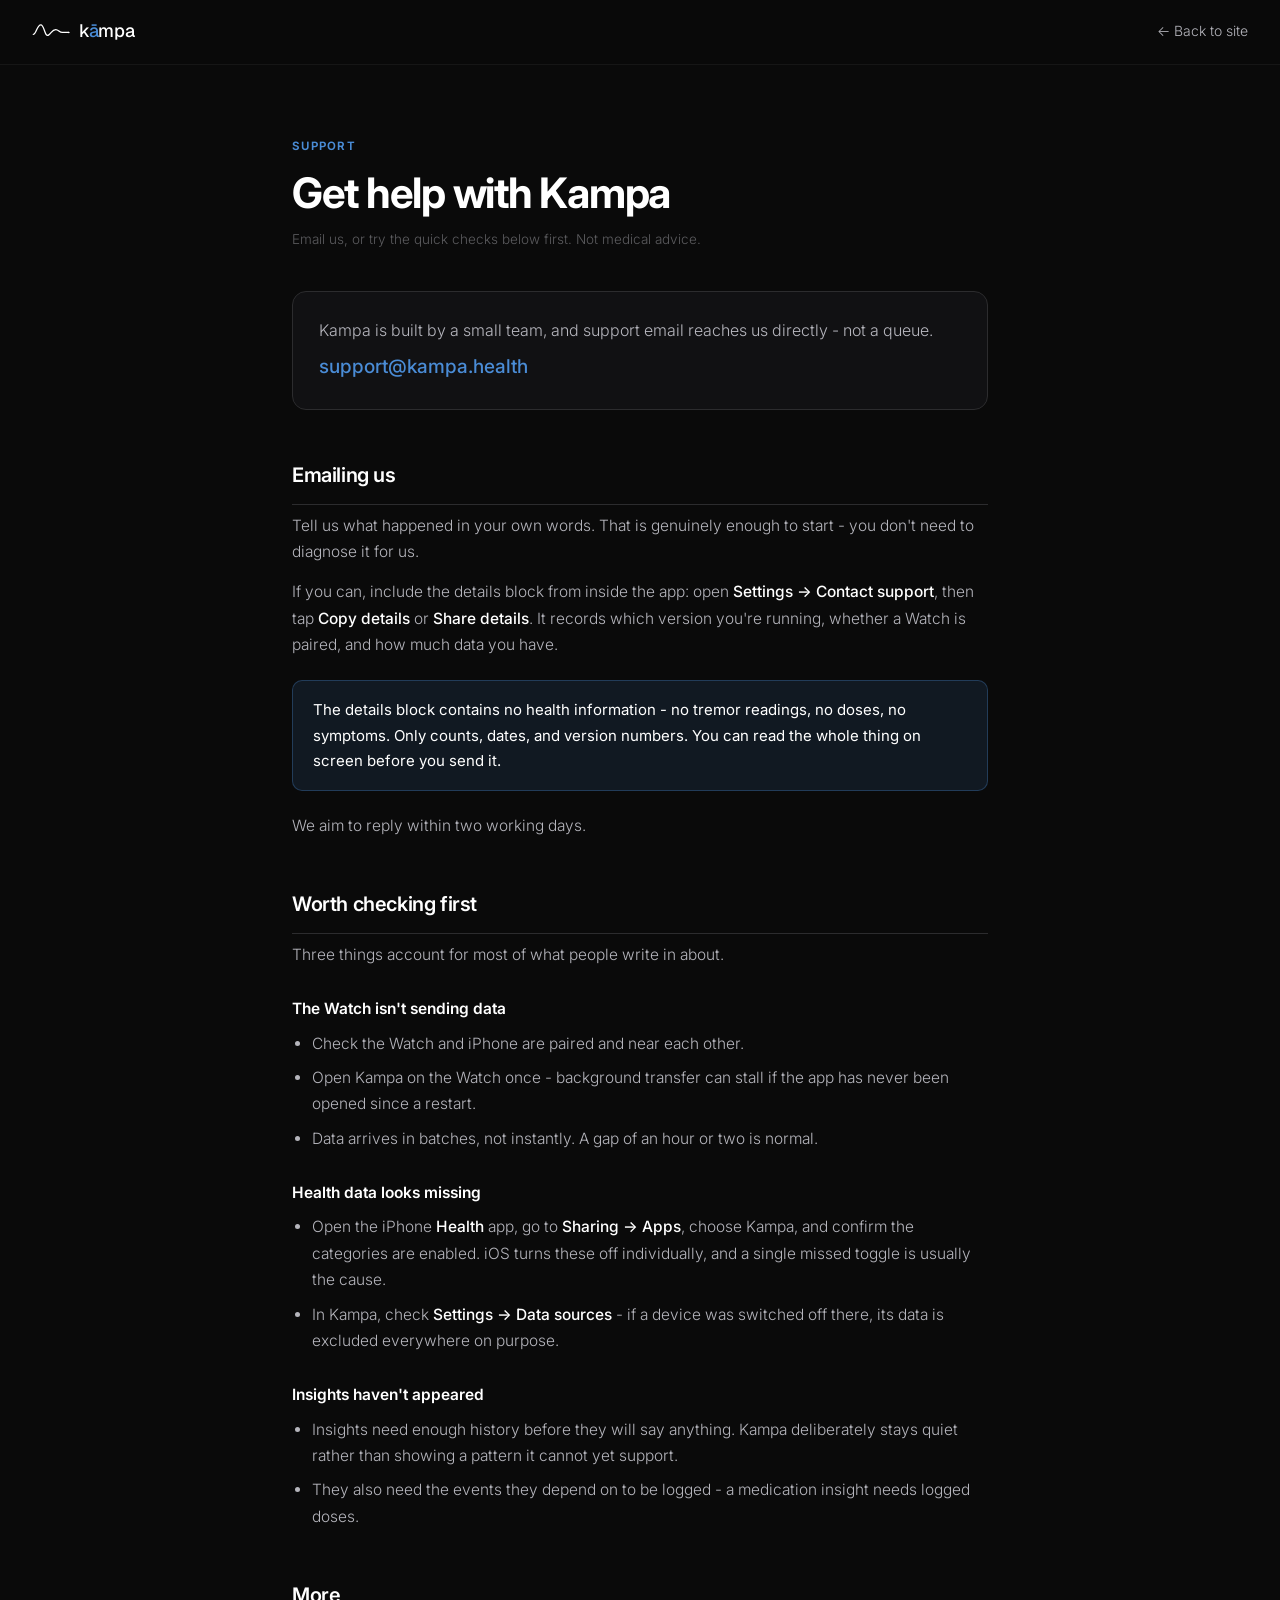
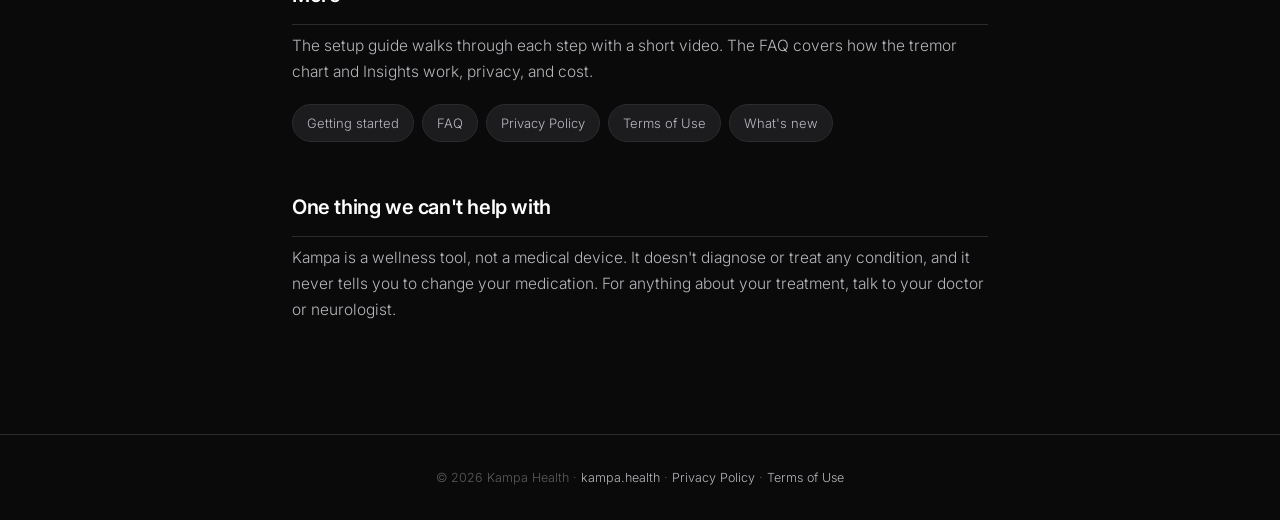
<file: website/support.html>
<!DOCTYPE html>
<html lang="en">
<head>
    <meta charset="UTF-8">
    <meta name="viewport" content="width=device-width, initial-scale=1.0">
    <title>Support — Kampa</title>
    <meta name="description" content="Get help with Kampa. Email support, quick fixes for syncing and permissions, and links to the FAQ, privacy policy, and terms.">
    <link rel="icon" href="/assets/favicon.svg" type="image/svg+xml">
    <link rel="icon" href="/assets/favicon-32.png" sizes="32x32" type="image/png">
    <link rel="apple-touch-icon" href="/assets/apple-touch-icon.png">
    <link rel="preconnect" href="https://fonts.googleapis.com">
    <link rel="preconnect" href="https://fonts.gstatic.com" crossorigin>
    <link href="https://fonts.googleapis.com/css2?family=Geist:wght@400;500;600&family=Inter:ital,opsz,wght@0,14..32,300;0,14..32,400;0,14..32,500;0,14..32,600;1,14..32,400&display=swap" rel="stylesheet">
    <style>
        *, *::before, *::after { box-sizing: border-box; margin: 0; padding: 0; }
        :root {
            --bg: #0a0a0a;
            --surface-1: #111113;
            --surface-2: #1c1c1e;
            --border: #2c2c2e;
            --blue: #4A8CD6;
            --blue-dim: rgba(74, 140, 214, 0.12);
            --blue-border: rgba(74, 140, 214, 0.30);
            --text-1: #ffffff;
            --text-2: rgba(235, 235, 245, 0.76);
            --text-3: rgba(235, 235, 245, 0.36);
            --font: 'Inter', -apple-system, BlinkMacSystemFont, sans-serif;
            --font-geist: 'Geist', 'Inter', sans-serif;
            --max-w: 760px;
        }
        html { scroll-behavior: smooth; }
        body {
            background: var(--bg);
            color: var(--text-1);
            font-family: var(--font);
            -webkit-font-smoothing: antialiased;
            line-height: 1.7;
            font-weight: 300;
        }
        nav {
            position: sticky;
            top: 0;
            z-index: 100;
            display: flex;
            align-items: center;
            justify-content: space-between;
            padding: 16px 32px;
            background: rgba(10, 10, 10, 0.72);
            backdrop-filter: blur(24px);
            -webkit-backdrop-filter: blur(24px);
            border-bottom: 1px solid rgba(255,255,255,0.05);
        }
        .wordmark { display: flex; align-items: center; gap: 9px; text-decoration: none; }
        .wordmark .name {
            font-family: var(--font-geist); font-weight: 500; font-size: 18px;
            letter-spacing: -0.02em; color: #fff;
        }
        .wordmark .name .a-blue { color: var(--blue); }
        .nav-back { color: var(--text-2); text-decoration: none; font-size: 14px; transition: color 0.18s; }
        .nav-back:hover { color: var(--text-1); }
        .container { max-width: var(--max-w); margin: 0 auto; padding: 72px 32px 96px; }
        .eyebrow {
            font-size: 11.5px; font-weight: 650; letter-spacing: 0.11em;
            text-transform: uppercase; color: var(--blue); margin-bottom: 14px;
        }
        h1 {
            font-size: clamp(30px, 4vw, 42px); font-weight: 700;
            letter-spacing: -0.03em; line-height: 1.1; margin-bottom: 12px;
        }
        .meta { font-size: 13.5px; color: var(--text-3); margin-bottom: 40px; }
        .intro {
            background: var(--surface-1); border: 1px solid var(--border);
            border-radius: 14px; padding: 24px 26px; margin-bottom: 36px;
            font-size: 16px; color: var(--text-2); line-height: 1.75;
        }
        .email-big {
            display: inline-block; font-size: 19px; font-weight: 500;
            color: var(--blue); margin-top: 6px;
        }
        section { scroll-margin-top: 80px; }
        h2 {
            font-size: 20px; font-weight: 600; letter-spacing: -0.02em;
            color: var(--text-1); margin: 48px 0 8px;
            padding-bottom: 12px; border-bottom: 1px solid var(--border);
        }
        h3 { font-size: 15.5px; font-weight: 600; color: var(--text-1); margin: 28px 0 8px; }
        p { color: var(--text-2); margin-bottom: 14px; font-size: 15.5px; }
        ul { color: var(--text-2); margin: 0 0 14px 20px; font-size: 15.5px; }
        li { margin-bottom: 8px; }
        strong { font-weight: 500; color: var(--text-1); }
        a { color: var(--blue); text-decoration: none; border-bottom: 1px solid transparent; transition: border-color 0.2s; }
        a:hover { border-bottom-color: var(--blue); }
        .callout {
            background: var(--blue-dim); border: 1px solid var(--blue-border);
            border-radius: 10px; padding: 16px 20px; margin: 22px 0;
        }
        .callout p { margin: 0; color: var(--text-1); font-weight: 400; font-size: 15px; }
        .links { display: flex; flex-wrap: wrap; gap: 8px; margin-top: 18px; }
        .links a {
            font-size: 13px; color: var(--text-2); text-decoration: none;
            background: var(--surface-2); border: 1px solid var(--border);
            border-radius: 999px; padding: 7px 14px; transition: border-color 0.18s, color 0.18s;
        }
        .links a:hover { border-color: var(--blue); color: var(--text-1); }
        footer {
            border-top: 1px solid var(--border); padding: 32px;
            text-align: center; font-size: 12.5px; color: var(--text-3);
        }
        footer a { color: var(--text-2); }
    </style>
</head>
<body>

<nav>
    <a href="index.html" class="wordmark" aria-label="Kampa home">
        <svg width="38" height="23" viewBox="0 0 240 144" fill="none" xmlns="http://www.w3.org/2000/svg" style="color:#fff; flex-shrink:0;">
            <path d="M8 90 C 28 90, 30 30, 56 30 C 78 30, 80 110, 104 95 C 124 82, 126 60, 150 60 C 168 60, 172 78, 192 78 L 232 78" stroke="currentColor" stroke-width="8" stroke-linecap="round" stroke-linejoin="round"/>
            <circle cx="232" cy="78" r="5" fill="currentColor"/>
        </svg>
        <span class="name">k<span class="a-blue">ā</span>mpa</span>
    </a>
    <a href="index.html" class="nav-back">← Back to site</a>
</nav>

<div class="container">

    <p class="eyebrow">Support</p>
    <h1>Get help with Kampa</h1>
    <p class="meta">Email us, or try the quick checks below first. Not medical advice.</p>

    <div class="intro">
        Kampa is built by a small team, and support email reaches us directly - not a queue.
        <br>
        <a href="mailto:support@kampa.health" class="email-big">support@kampa.health</a>
    </div>

    <section id="email-us">
        <h2>Emailing us</h2>
        <p>Tell us what happened in your own words. That is genuinely enough to start - you don't need to diagnose it for us.</p>
        <p>If you can, include the details block from inside the app: open <strong>Settings → Contact support</strong>, then tap <strong>Copy details</strong> or <strong>Share details</strong>. It records which version you're running, whether a Watch is paired, and how much data you have.</p>
        <div class="callout">
            <p>The details block contains no health information - no tremor readings, no doses, no symptoms. Only counts, dates, and version numbers. You can read the whole thing on screen before you send it.</p>
        </div>
        <p>We aim to reply within two working days.</p>
    </section>

    <section id="quick-checks">
        <h2>Worth checking first</h2>
        <p>Three things account for most of what people write in about.</p>
        <h3>The Watch isn't sending data</h3>
        <ul>
            <li>Check the Watch and iPhone are paired and near each other.</li>
            <li>Open Kampa on the Watch once - background transfer can stall if the app has never been opened since a restart.</li>
            <li>Data arrives in batches, not instantly. A gap of an hour or two is normal.</li>
        </ul>
        <h3>Health data looks missing</h3>
        <ul>
            <li>Open the iPhone <strong>Health</strong> app, go to <strong>Sharing → Apps</strong>, choose Kampa, and confirm the categories are enabled. iOS turns these off individually, and a single missed toggle is usually the cause.</li>
            <li>In Kampa, check <strong>Settings → Data sources</strong> - if a device was switched off there, its data is excluded everywhere on purpose.</li>
        </ul>
        <h3>Insights haven't appeared</h3>
        <ul>
            <li>Insights need enough history before they will say anything. Kampa deliberately stays quiet rather than showing a pattern it cannot yet support.</li>
            <li>They also need the events they depend on to be logged - a medication insight needs logged doses.</li>
        </ul>
    </section>

    <section id="more">
        <h2>More</h2>
        <p>The setup guide walks through each step with a short video. The FAQ covers how the tremor chart and Insights work, privacy, and cost.</p>
        <div class="links">
            <a href="start.html">Getting started</a>
            <a href="faq.html">FAQ</a>
            <a href="privacy.html">Privacy Policy</a>
            <a href="terms.html">Terms of Use</a>
            <a href="changelog.html">What's new</a>
        </div>
    </section>

    <section id="medical">
        <h2>One thing we can't help with</h2>
        <p>Kampa is a wellness tool, not a medical device. It doesn't diagnose or treat any condition, and it never tells you to change your medication. For anything about your treatment, talk to your doctor or neurologist.</p>
    </section>

</div>

<footer>
    © 2026 Kampa Health · <a href="index.html">kampa.health</a> · <a href="privacy.html">Privacy Policy</a> · <a href="terms.html">Terms of Use</a>
</footer>

</body>
</html>
</file>
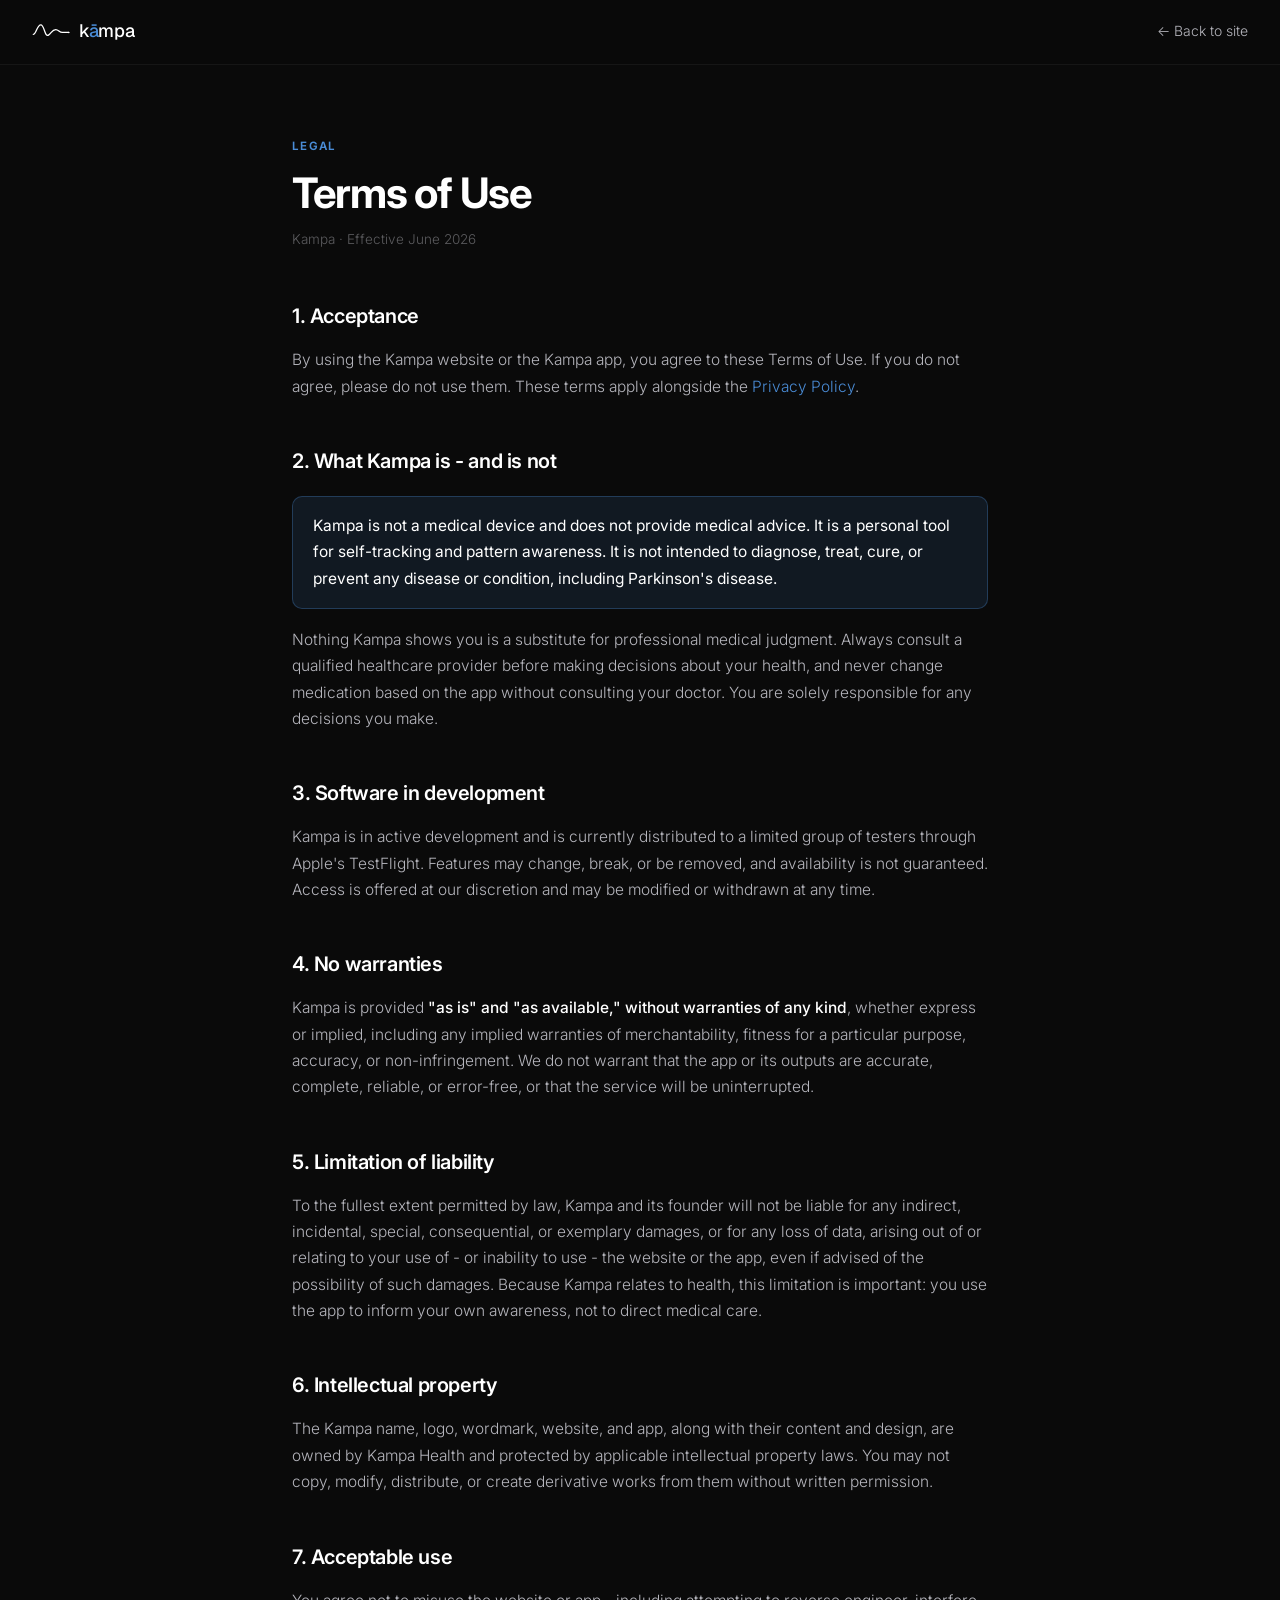
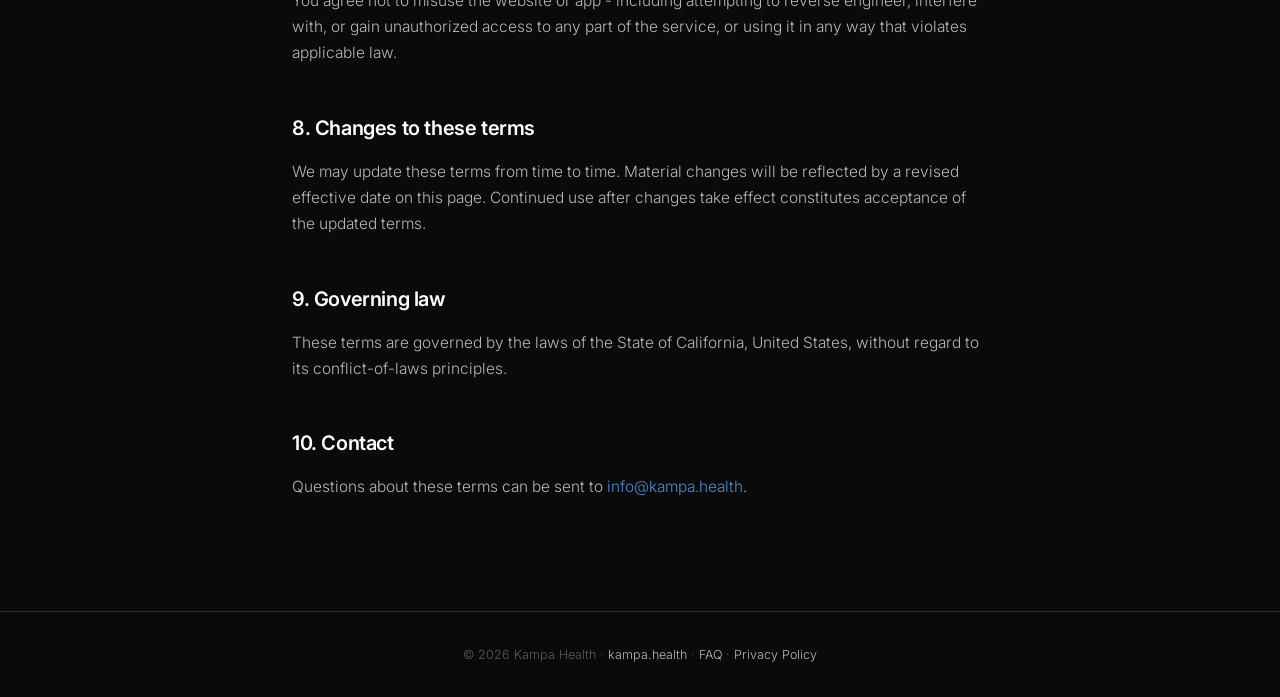
<file: website/terms.html>
<!DOCTYPE html>
<html lang="en">
<head>
    <meta charset="UTF-8">
    <meta name="viewport" content="width=device-width, initial-scale=1.0">
    <title>Terms of Use — Kampa</title>
    <meta name="description" content="Terms of use for the Kampa website and app. Kampa is provided as-is and is not a medical device or a substitute for professional medical advice.">
    <link rel="icon" href="/assets/favicon.svg" type="image/svg+xml">
    <link rel="icon" href="/assets/favicon-32.png" sizes="32x32" type="image/png">
    <link rel="apple-touch-icon" href="/assets/apple-touch-icon.png">
    <link rel="preconnect" href="https://fonts.googleapis.com">
    <link rel="preconnect" href="https://fonts.gstatic.com" crossorigin>
    <link href="https://fonts.googleapis.com/css2?family=Geist:wght@400;500;600&family=Inter:ital,opsz,wght@0,14..32,300;0,14..32,400;0,14..32,500;0,14..32,600;1,14..32,400&display=swap" rel="stylesheet">
    <style>
        *, *::before, *::after { box-sizing: border-box; margin: 0; padding: 0; }
        :root {
            --bg: #0a0a0a;
            --surface-1: #111113;
            --border: #2c2c2e;
            --blue: #4A8CD6;
            --blue-dim: rgba(74, 140, 214, 0.12);
            --blue-border: rgba(74, 140, 214, 0.30);
            --text-1: #ffffff;
            --text-2: rgba(235, 235, 245, 0.76);
            --text-3: rgba(235, 235, 245, 0.36);
            --font: 'Inter', -apple-system, BlinkMacSystemFont, sans-serif;
            --font-geist: 'Geist', 'Inter', sans-serif;
            --max-w: 760px;
        }
        html { scroll-behavior: smooth; }
        body {
            background: var(--bg); color: var(--text-1); font-family: var(--font);
            -webkit-font-smoothing: antialiased; line-height: 1.7; font-weight: 300;
        }
        nav {
            position: sticky; top: 0; z-index: 100;
            display: flex; align-items: center; justify-content: space-between;
            padding: 16px 32px; background: rgba(10, 10, 10, 0.72);
            backdrop-filter: blur(24px); -webkit-backdrop-filter: blur(24px);
            border-bottom: 1px solid rgba(255,255,255,0.05);
        }
        .wordmark { display: flex; align-items: center; gap: 9px; text-decoration: none; }
        .wordmark .name {
            font-family: var(--font-geist); font-weight: 500; font-size: 18px;
            letter-spacing: -0.02em; color: #fff;
        }
        .wordmark .name .a-blue { color: var(--blue); }
        .nav-back { color: var(--text-2); text-decoration: none; font-size: 14px; transition: color 0.18s; }
        .nav-back:hover { color: var(--text-1); }
        .container { max-width: var(--max-w); margin: 0 auto; padding: 72px 32px 96px; }
        .eyebrow {
            font-size: 11.5px; font-weight: 650; letter-spacing: 0.11em;
            text-transform: uppercase; color: var(--blue); margin-bottom: 14px;
        }
        h1 {
            font-size: clamp(30px, 4vw, 42px); font-weight: 700;
            letter-spacing: -0.03em; line-height: 1.1; margin-bottom: 12px;
        }
        .meta { font-size: 13.5px; color: var(--text-3); margin-bottom: 48px; }
        h2 { font-size: 20px; font-weight: 600; letter-spacing: -0.02em; color: var(--text-1); margin: 44px 0 14px; }
        p { color: var(--text-2); margin-bottom: 14px; font-size: 15.5px; }
        strong { font-weight: 500; color: var(--text-1); }
        a { color: var(--blue); text-decoration: none; border-bottom: 1px solid transparent; transition: border-color 0.2s; }
        a:hover { border-bottom-color: var(--blue); }
        .callout {
            background: var(--blue-dim); border: 1px solid var(--blue-border);
            border-radius: 10px; padding: 16px 20px; margin: 18px 0;
        }
        .callout p { margin: 0; color: var(--text-1); font-weight: 400; }
        footer {
            border-top: 1px solid var(--border); padding: 32px;
            text-align: center; font-size: 12.5px; color: var(--text-3);
        }
        footer a { color: var(--text-2); }
    </style>
</head>
<body>

<nav>
    <a href="index.html" class="wordmark" aria-label="Kampa home">
        <svg width="38" height="23" viewBox="0 0 240 144" fill="none" xmlns="http://www.w3.org/2000/svg" style="color:#fff; flex-shrink:0;">
            <path d="M8 90 C 28 90, 30 30, 56 30 C 78 30, 80 110, 104 95 C 124 82, 126 60, 150 60 C 168 60, 172 78, 192 78 L 232 78" stroke="currentColor" stroke-width="8" stroke-linecap="round" stroke-linejoin="round"/>
            <circle cx="232" cy="78" r="5" fill="currentColor"/>
        </svg>
        <span class="name">k<span class="a-blue">ā</span>mpa</span>
    </a>
    <a href="index.html" class="nav-back">← Back to site</a>
</nav>

<div class="container">

    <p class="eyebrow">Legal</p>
    <h1>Terms of Use</h1>
    <p class="meta">Kampa · Effective June 2026</p>

    <h2>1. Acceptance</h2>
    <p>By using the Kampa website or the Kampa app, you agree to these Terms of Use. If you do not agree, please do not use them. These terms apply alongside the <a href="privacy.html">Privacy Policy</a>.</p>

    <h2>2. What Kampa is - and is not</h2>
    <div class="callout">
        <p>Kampa is not a medical device and does not provide medical advice. It is a personal tool for self-tracking and pattern awareness. It is not intended to diagnose, treat, cure, or prevent any disease or condition, including Parkinson's disease.</p>
    </div>
    <p>Nothing Kampa shows you is a substitute for professional medical judgment. Always consult a qualified healthcare provider before making decisions about your health, and never change medication based on the app without consulting your doctor. You are solely responsible for any decisions you make.</p>

    <h2>3. Software in development</h2>
    <p>Kampa is in active development and is currently distributed to a limited group of testers through Apple's TestFlight. Features may change, break, or be removed, and availability is not guaranteed. Access is offered at our discretion and may be modified or withdrawn at any time.</p>

    <h2>4. No warranties</h2>
    <p>Kampa is provided <strong>"as is" and "as available," without warranties of any kind</strong>, whether express or implied, including any implied warranties of merchantability, fitness for a particular purpose, accuracy, or non-infringement. We do not warrant that the app or its outputs are accurate, complete, reliable, or error-free, or that the service will be uninterrupted.</p>

    <h2>5. Limitation of liability</h2>
    <p>To the fullest extent permitted by law, Kampa and its founder will not be liable for any indirect, incidental, special, consequential, or exemplary damages, or for any loss of data, arising out of or relating to your use of - or inability to use - the website or the app, even if advised of the possibility of such damages. Because Kampa relates to health, this limitation is important: you use the app to inform your own awareness, not to direct medical care.</p>

    <h2>6. Intellectual property</h2>
    <p>The Kampa name, logo, wordmark, website, and app, along with their content and design, are owned by Kampa Health and protected by applicable intellectual property laws. You may not copy, modify, distribute, or create derivative works from them without written permission.</p>

    <h2>7. Acceptable use</h2>
    <p>You agree not to misuse the website or app - including attempting to reverse engineer, interfere with, or gain unauthorized access to any part of the service, or using it in any way that violates applicable law.</p>

    <h2>8. Changes to these terms</h2>
    <p>We may update these terms from time to time. Material changes will be reflected by a revised effective date on this page. Continued use after changes take effect constitutes acceptance of the updated terms.</p>

    <h2>9. Governing law</h2>
    <p>These terms are governed by the laws of the State of California, United States, without regard to its conflict-of-laws principles.</p>

    <h2>10. Contact</h2>
    <p>Questions about these terms can be sent to <a href="mailto:info@kampa.health">info@kampa.health</a>.</p>

</div>

<footer>
    © 2026 Kampa Health · <a href="index.html">kampa.health</a> · <a href="faq.html">FAQ</a> · <a href="privacy.html">Privacy Policy</a>
</footer>

</body>
</html>
</file>
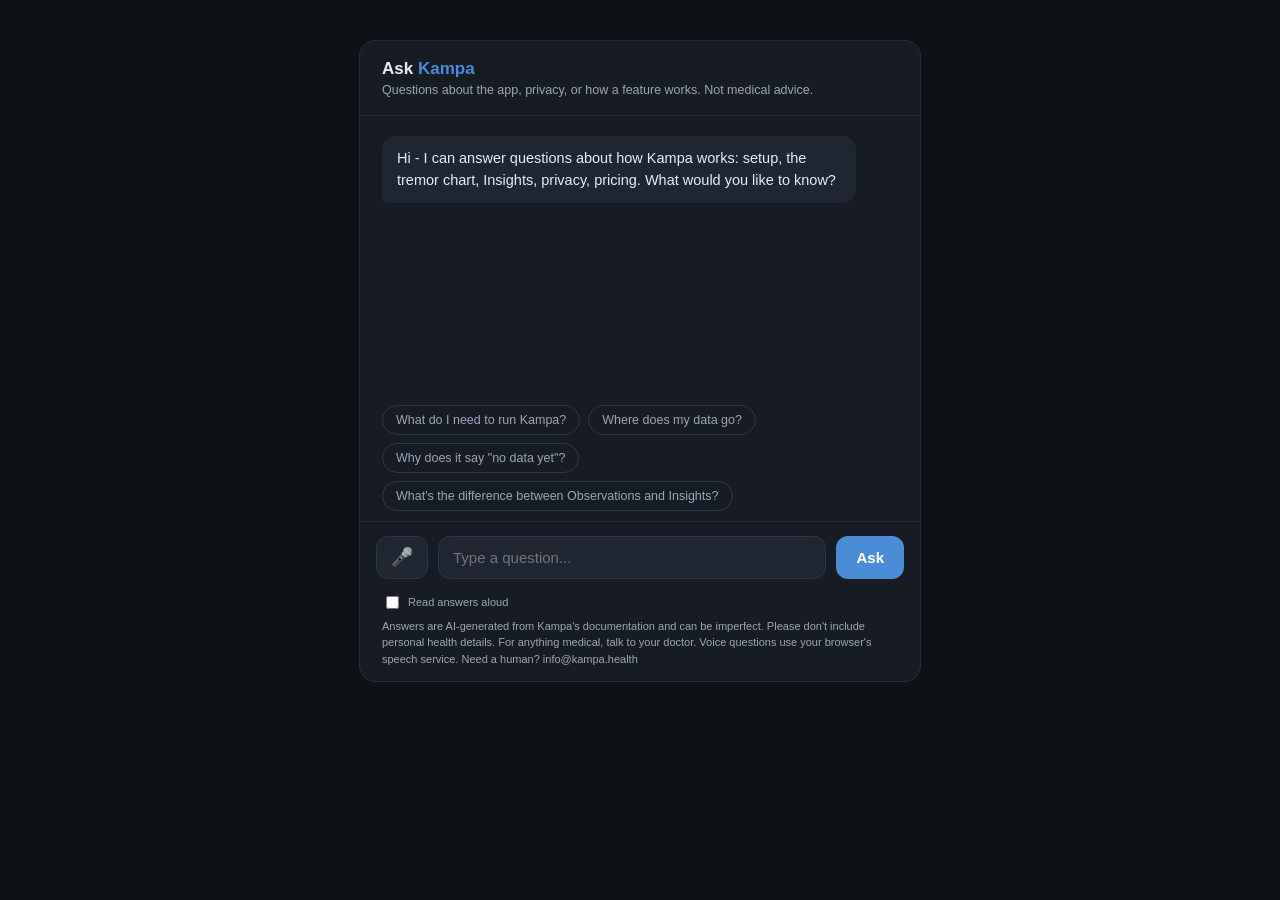
<file: docs/ask-kampa/ask-kampa-widget.html>
<!DOCTYPE html>
<html lang="en">
<head>
<meta charset="UTF-8">
<meta name="viewport" content="width=device-width, initial-scale=1.0">
<title>Ask Kampa - prototype</title>
<style>
  /* Kampa brand: blue #4A8CD6, dark theme, Geist. Standalone prototype - on the real site,
     copy the .ask-kampa block + script into the page and inherit the site's font stack. */
  :root {
    --kampa-blue: #4A8CD6;
    --bg: #0e1116;
    --panel: #171c24;
    --panel-2: #1f2632;
    --text: #e8edf4;
    --muted: #9aa7b8;
  }
  body { margin: 0; background: var(--bg); color: var(--text);
         font-family: 'Geist', -apple-system, 'SF Pro Text', 'Segoe UI', sans-serif;
         display: flex; justify-content: center; padding: 40px 16px; }

  .ask-kampa { width: 100%; max-width: 560px; background: var(--panel);
               border: 1px solid #232b38; border-radius: 16px; overflow: hidden;
               display: flex; flex-direction: column; height: 640px; }

  .ak-header { padding: 18px 22px; border-bottom: 1px solid #232b38; }
  .ak-header h2 { margin: 0; font-size: 17px; font-weight: 600; }
  .ak-header h2 span { color: var(--kampa-blue); }
  .ak-header p { margin: 4px 0 0; font-size: 12.5px; color: var(--muted); }

  .ak-messages { flex: 1; overflow-y: auto; padding: 20px 22px; display: flex;
                 flex-direction: column; gap: 12px; }
  .ak-msg { max-width: 86%; padding: 11px 15px; border-radius: 14px;
            font-size: 14.5px; line-height: 1.55; white-space: pre-wrap; }
  .ak-msg.user { align-self: flex-end; background: var(--kampa-blue); color: #fff;
                 border-bottom-right-radius: 5px; }
  .ak-msg.bot  { align-self: flex-start; background: var(--panel-2);
                 border-bottom-left-radius: 5px; }
  .ak-msg.bot.thinking { color: var(--muted); font-style: italic; }

  .ak-suggest { padding: 0 22px 10px; display: flex; flex-wrap: wrap; gap: 8px; }
  .ak-suggest button { background: transparent; border: 1px solid #2c3648; color: var(--muted);
                       border-radius: 999px; padding: 7px 13px; font-size: 12.5px; cursor: pointer;
                       font-family: inherit; }
  .ak-suggest button:hover { border-color: var(--kampa-blue); color: var(--text); }

  .ak-inputrow { display: flex; gap: 10px; padding: 14px 16px; border-top: 1px solid #232b38; }
  .ak-inputrow input { flex: 1; background: var(--panel-2); border: 1px solid #2c3648;
                       border-radius: 12px; padding: 12px 14px; color: var(--text);
                       font-size: 15px; font-family: inherit; outline: none; }
  .ak-inputrow input:focus { border-color: var(--kampa-blue); }
  .ak-inputrow button { background: var(--kampa-blue); border: none; border-radius: 12px;
                        color: #fff; padding: 0 20px; font-size: 15px; font-weight: 600;
                        cursor: pointer; font-family: inherit; }
  .ak-inputrow button:disabled { opacity: .5; cursor: default; }
  #akMic { background: var(--panel-2); border: 1px solid #2c3648; font-size: 18px; padding: 0 14px; }
  #akMic.listening { border-color: var(--kampa-blue); background: #21406b; animation: akPulse 1.2s infinite; }
  @keyframes akPulse { 50% { opacity: .6; } }
  .ak-foot input[type="checkbox"] { accent-color: var(--kampa-blue); }

  .ak-foot { padding: 0 22px 14px; font-size: 11px; color: var(--muted); line-height: 1.5; }
</style>
</head>
<body>

<div class="ask-kampa">
  <div class="ak-header">
    <h2>Ask <span>Kampa</span></h2>
    <p>Questions about the app, privacy, or how a feature works. Not medical advice.</p>
  </div>

  <div class="ak-messages" id="akMessages">
    <div class="ak-msg bot">Hi - I can answer questions about how Kampa works: setup, the tremor chart, Insights, privacy, pricing. What would you like to know?</div>
  </div>

  <div class="ak-suggest" id="akSuggest">
    <button>What do I need to run Kampa?</button>
    <button>Where does my data go?</button>
    <button>Why does it say "no data yet"?</button>
    <button>What's the difference between Observations and Insights?</button>
  </div>

  <div class="ak-inputrow">
    <button id="akMic" title="Ask by voice" aria-label="Ask by voice" style="display:none">&#127908;</button>
    <input id="akInput" type="text" maxlength="500" placeholder="Type a question..."
           autocomplete="off" aria-label="Ask a question about Kampa">
    <button id="akSend">Ask</button>
  </div>

  <div class="ak-foot">
    <label style="display:flex;align-items:center;gap:6px;margin-bottom:6px;cursor:pointer">
      <input type="checkbox" id="akSpeak"> Read answers aloud
    </label>
    Answers are AI-generated from Kampa's documentation and can be imperfect.
    Please don't include personal health details. For anything medical, talk to your doctor.
    Voice questions use your browser's speech service. Need a human? info@kampa.health
  </div>
</div>

<script>
(function () {
  var ENDPOINT = '/.netlify/functions/ask';
  var messages = document.getElementById('akMessages');
  var input = document.getElementById('akInput');
  var send = document.getElementById('akSend');
  var suggest = document.getElementById('akSuggest');
  var mic = document.getElementById('akMic');
  var speakToggle = document.getElementById('akSpeak');
  var history = []; // {role, content} pairs sent for conversational context
  var busy = false;

  // --- Voice: feature-detect. Mic hidden where unsupported (e.g. some Safari versions). ---
  var SR = window.SpeechRecognition || window.webkitSpeechRecognition;
  var recognizer = null;
  if (SR) {
    mic.style.display = '';
    recognizer = new SR();
    recognizer.lang = 'en-US';
    recognizer.interimResults = false;
    recognizer.maxAlternatives = 1;
    recognizer.onresult = function (e) {
      var text = e.results[0][0].transcript;
      mic.classList.remove('listening');
      if (text) { speakToggle.checked = true; ask(text, true); } // voice in -> voice out
    };
    recognizer.onerror = function () { mic.classList.remove('listening'); };
    recognizer.onend = function () { mic.classList.remove('listening'); };
    mic.addEventListener('click', function () {
      if (mic.classList.contains('listening')) { recognizer.stop(); return; }
      window.speechSynthesis && speechSynthesis.cancel();
      mic.classList.add('listening');
      recognizer.start();
    });
  }

  function speak(text) {
    if (!window.speechSynthesis || !speakToggle.checked) return;
    speechSynthesis.cancel();
    var u = new SpeechSynthesisUtterance(text);
    u.rate = 0.95; // slightly slower - listenability for an older audience
    speechSynthesis.speak(u);
  }

  function add(role, text, thinking) {
    var el = document.createElement('div');
    el.className = 'ak-msg ' + role + (thinking ? ' thinking' : '');
    el.textContent = text;
    messages.appendChild(el);
    messages.scrollTop = messages.scrollHeight;
    return el;
  }

  async function ask(q, viaVoice) {
    if (busy || !q.trim()) return;
    busy = true; send.disabled = true; input.value = '';
    suggest.style.display = 'none';
    add('user', q);
    var wait = add('bot', 'Thinking...', true);

    try {
      var resp = await fetch(ENDPOINT, {
        method: 'POST',
        headers: { 'Content-Type': 'application/json' },
        body: JSON.stringify({ question: q, history: history, mode: viaVoice ? 'voice' : 'text' })
      });
      var data = await resp.json();
      wait.remove();
      if (resp.ok && data.answer) {
        add('bot', data.answer);
        speak(data.answer);
        history.push({ role: 'user', content: q }, { role: 'assistant', content: data.answer });
        if (history.length > 6) history = history.slice(-6);
      } else {
        add('bot', 'Sorry - I could not get an answer just now. You can always reach a human at info@kampa.health.');
      }
    } catch (e) {
      wait.remove();
      add('bot', 'Sorry - something went wrong reaching the server. Try again in a moment, or email info@kampa.health.');
    }
    busy = false; send.disabled = false; input.focus();
  }

  send.addEventListener('click', function () { ask(input.value); });
  input.addEventListener('keydown', function (e) { if (e.key === 'Enter') ask(input.value); });
  suggest.addEventListener('click', function (e) {
    if (e.target.tagName === 'BUTTON') ask(e.target.textContent);
  });
})();
</script>

</body>
</html>
</file>
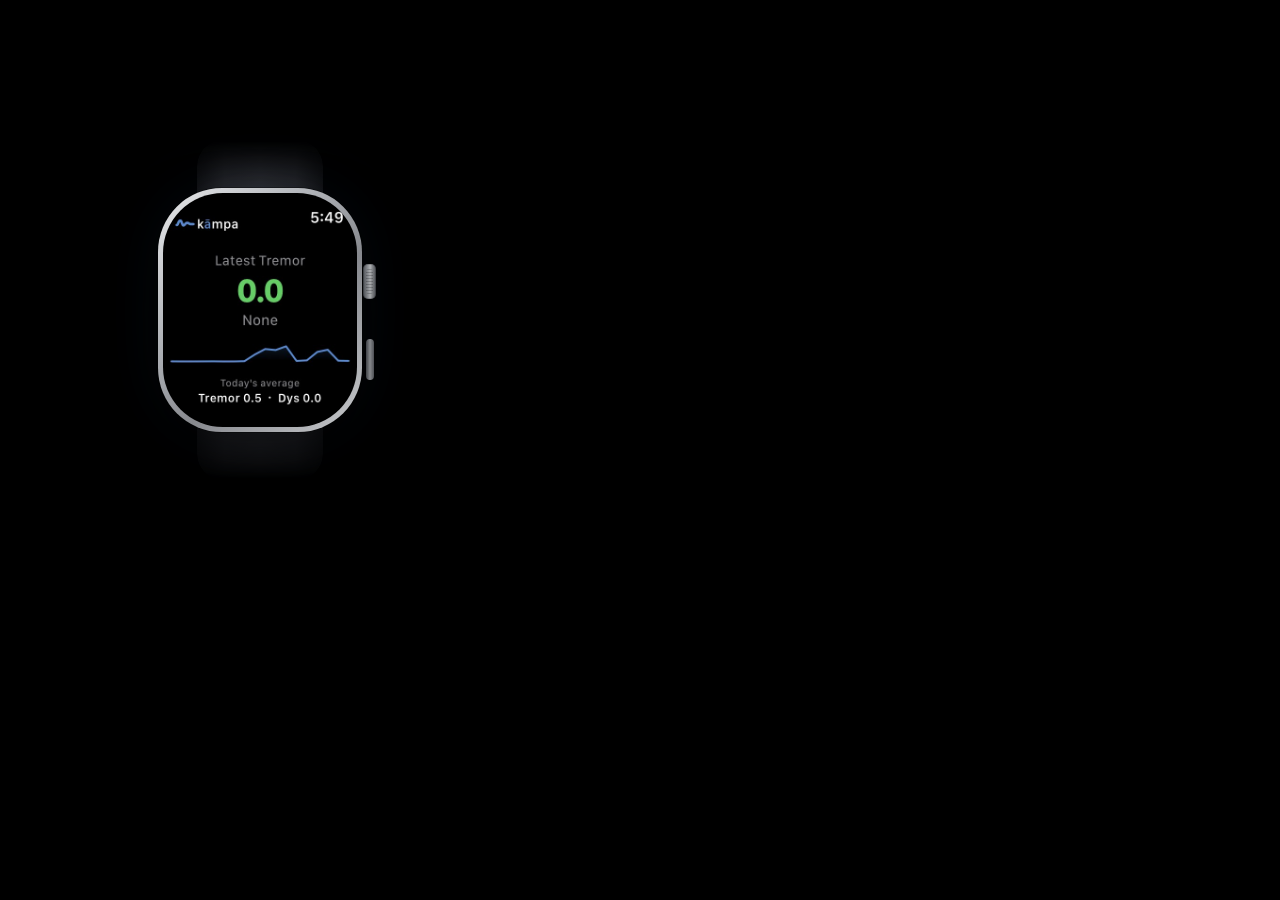
<file: docs/design/watch/watch-app-screen-framed.html>
<!doctype html><html><head><meta charset="utf-8"><style>
*{margin:0;padding:0;box-sizing:border-box}
html,body{background:#000}
.stage{width:520px;height:620px;background:#000;display:flex;align-items:center;justify-content:center}
.watch-device{position:relative;width:236px}
.watch-band{position:absolute;left:50%;transform:translateX(-50%);width:126px;z-index:0;
  background:linear-gradient(90deg,#121214,#2a2a2e 22%,#313136 50%,#2a2a2e 78%,#121214)}
.watch-band-top{top:-48px;height:100px;border-radius:26px 26px 11px 11px;
  -webkit-mask-image:linear-gradient(to top,#000 46%,transparent);mask-image:linear-gradient(to top,#000 46%,transparent)}
.watch-band-bottom{bottom:-48px;height:100px;border-radius:11px 11px 26px 26px;
  -webkit-mask-image:linear-gradient(to bottom,#000 46%,transparent);mask-image:linear-gradient(to bottom,#000 46%,transparent)}
.watch-crown{position:absolute;z-index:1;right:2px;top:31%;width:13px;height:35px;border-radius:5px;
  background:linear-gradient(90deg,#6f7176,#cbcdd0 42%,#e8e9eb 55%,#9a9c9f 76%,#5e6064);
  box-shadow:inset 0 0 0 1px rgba(0,0,0,.22),1px 0 2px rgba(0,0,0,.45)}
.watch-crown::after{content:'';position:absolute;inset:5px 3px;border-radius:3px;
  background:repeating-linear-gradient(#000 0 1px,transparent 1px 3px);opacity:.22}
.watch-button{position:absolute;z-index:1;right:4px;top:62%;width:8px;height:41px;border-radius:4px;
  background:linear-gradient(90deg,#5e6064,#b9bbbe 50%,#66686c);box-shadow:1px 0 2px rgba(0,0,0,.45)}
.watch-case{position:relative;z-index:2;width:204px;margin:0 auto;aspect-ratio:416/496;border-radius:64px;padding:5px;
  background:linear-gradient(135deg,#e9eaec,#abaeb3 38%,#87898e 60%,#c9cbce 100%);
  box-shadow:0 0 0 1px rgba(0,0,0,.35),0 26px 54px rgba(0,0,0,.7),0 0 72px rgba(74,140,214,.08)}
.watch-case img{width:100%;height:100%;object-fit:cover;display:block;background:#000;border-radius:60px}
</style></head><body><div class="stage"><div class="watch-device">
<div class="watch-band watch-band-top"></div><div class="watch-band watch-band-bottom"></div>
<div class="watch-crown"></div><div class="watch-button"></div>
<div class="watch-case"><img src="[data-uri]"></div>
</div></div></body></html>
</file>
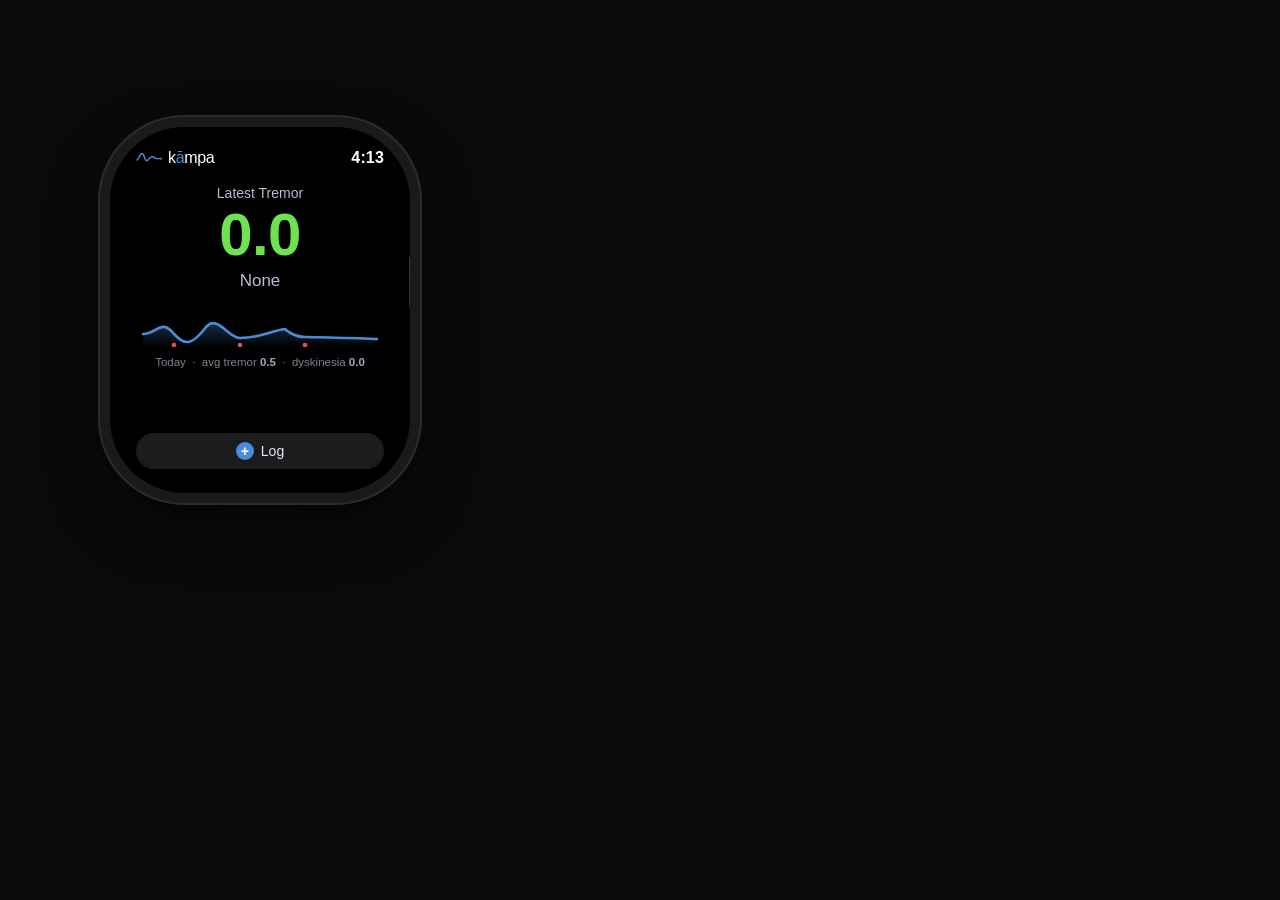
<file: docs/design/watch/watch-app-screen-v1.html>
<!DOCTYPE html>
<html>
<head>
<meta charset="utf-8">
<style>
  @font-face { font-family:'Geist'; font-weight:400; src:url('file:///Users/bhav/documents/parkinsonsproject/PD%20Companion/PD%20Companion/Fonts/Geist-Regular.ttf'); }
  @font-face { font-family:'Geist'; font-weight:500; src:url('file:///Users/bhav/documents/parkinsonsproject/PD%20Companion/PD%20Companion/Fonts/Geist-Medium.ttf'); }
  @font-face { font-family:'Geist'; font-weight:600; src:url('file:///Users/bhav/documents/parkinsonsproject/PD%20Companion/PD%20Companion/Fonts/Geist-SemiBold.ttf'); }
  * { margin:0; padding:0; box-sizing:border-box; }
  body { width:520px; height:620px; background:#0a0a0a; display:flex; align-items:center; justify-content:center; font-family:'Geist',sans-serif; }

  .device { width:300px; height:366px; background:#000; border-radius:74px;
            box-shadow:0 0 0 10px #1a1a1c, 0 0 0 12px #2c2c2e, 0 26px 60px rgba(0,0,0,.6);
            position:relative; overflow:hidden; }
  .crown { position:absolute; right:-7px; top:128px; width:8px; height:54px; border-radius:6px;
           background:linear-gradient(#3a3a3c,#2c2c2e); }

  .screen { position:absolute; inset:0; padding:22px 26px 24px; display:flex; flex-direction:column; }

  /* top bar: brand left, time right */
  .topbar { display:flex; align-items:center; justify-content:space-between; }
  .lockup { display:flex; align-items:center; gap:6px; }
  .wordmark { font-weight:500; font-size:16px; color:#fff; letter-spacing:-.02em; }
  .wordmark .macron { color:#4A8CD6; }
  .time { font-size:16px; font-weight:600; color:#fff; letter-spacing:.01em; }

  .label { text-align:center; color:#B9BCD2; font-size:14px; font-weight:500; margin-top:18px; }
  .big { text-align:center; color:#6FE34F; font-size:60px; font-weight:600; line-height:1; margin-top:4px; letter-spacing:-.01em; }
  .state { text-align:center; color:#B9BCD2; font-size:17px; font-weight:500; margin-top:6px; }

  .spark { margin-top:16px; display:flex; justify-content:center; }
  .caption { text-align:center; color:#7E8194; font-size:11.5px; font-weight:500; margin-top:9px; }
  .caption b { color:#A6A9BC; font-weight:600; }

  .logbtn { margin-top:auto; display:flex; align-items:center; justify-content:center; gap:7px;
            background:#1c1c1e; border-radius:20px; padding:9px 0; color:#E6E8F0; font-size:14px; font-weight:500; }
  .plus { width:18px; height:18px; border-radius:50%; background:#4A8CD6; color:#fff; font-size:14px;
          display:flex; align-items:center; justify-content:center; font-weight:600; line-height:1; }
</style>
</head>
<body>
  <div class="device">
    <div class="crown"></div>
    <div class="screen">
      <div class="topbar">
        <div class="lockup">
          <svg width="26" height="16" viewBox="0 0 240 144">
            <path d="M8 90 C 28 90, 30 30, 56 30 C 78 30, 80 110, 104 95 C 124 82, 126 60, 150 60 C 168 60, 172 78, 192 78 L 232 78"
                  fill="none" stroke="#4A8CD6" stroke-width="13" stroke-linecap="round" stroke-linejoin="round"/>
            <circle cx="232" cy="78" r="8" fill="#4A8CD6"/>
          </svg>
          <span class="wordmark">k<span class="macron">ā</span>mpa</span>
        </div>
        <div class="time">4:13</div>
      </div>

      <div class="label">Latest Tremor</div>
      <div class="big">0.0</div>
      <div class="state">None</div>

      <div class="spark">
        <svg width="240" height="40" viewBox="0 0 240 40">
          <defs><linearGradient id="g" x1="0" y1="0" x2="0" y2="1">
            <stop offset="0" stop-color="#4A8CD6" stop-opacity=".32"/>
            <stop offset="1" stop-color="#4A8CD6" stop-opacity="0"/></linearGradient></defs>
          <path d="M3 27 C17 27 21 11 34 27 C46 40 53 37 66 20 C78 7 88 31 100 31 C120 31 130 24 145 22 C145 22 153 30 165 30 C184 30 193 31 207 31 C224 31 232 32 237 32"
                fill="none" stroke="#4A8CD6" stroke-width="2.6" stroke-linecap="round" stroke-linejoin="round"/>
          <path d="M3 27 C17 27 21 11 34 27 C46 40 53 37 66 20 C78 7 88 31 100 31 C120 31 130 24 145 22 C145 22 153 30 165 30 C184 30 193 31 207 31 C224 31 232 32 237 32 L237 40 L3 40 Z"
                fill="url(#g)" stroke="none"/>
          <circle cx="34" cy="38" r="2.3" fill="#E0524D"/>
          <circle cx="100" cy="38" r="2.3" fill="#E0524D"/>
          <circle cx="165" cy="38" r="2.3" fill="#E0524D"/>
        </svg>
      </div>
      <div class="caption">Today &nbsp;·&nbsp; avg tremor <b>0.5</b> &nbsp;·&nbsp; dyskinesia <b>0.0</b></div>

      <div class="logbtn"><span class="plus">+</span> Log</div>
    </div>
  </div>
</body>
</html>
</file>
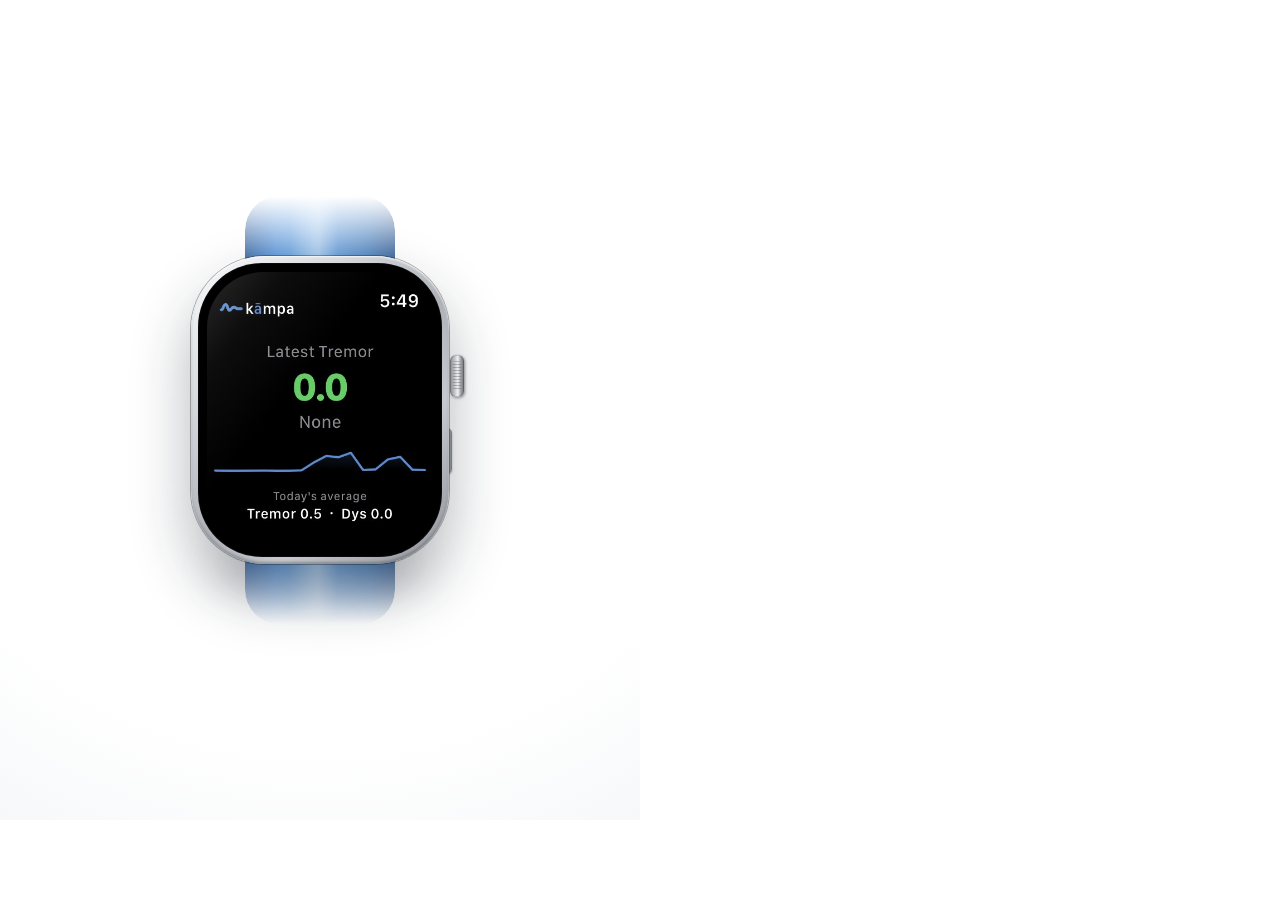
<file: docs/design/watch/watch-s11-mockup.html>
<!doctype html><html><head><meta charset="utf-8"><style>
*{margin:0;padding:0;box-sizing:border-box}
html,body{background:#ffffff}
.stage{width:640px;height:820px;background:radial-gradient(120% 90% at 50% 38%,#ffffff 60%,#eef1f4 100%);
  display:flex;align-items:center;justify-content:center}
/* device width == case width so side controls attach to the real case edge */
.device{position:relative;width:258px}
.device::after{content:'';position:absolute;left:50%;bottom:-26px;transform:translateX(-50%);
  width:210px;height:40px;border-radius:50%;background:rgba(20,28,40,.20);filter:blur(20px);z-index:0}

/* ---- Kampa-blue sport band ---- */
.band{position:absolute;left:50%;transform:translateX(-50%);width:150px;z-index:1;
  background:linear-gradient(90deg,#2f5f9e 0%,#4a8cd6 20%,#6aa6e2 46%,#5a97da 56%,#3d78ba 82%,#2b568f 100%)}
.band::before{content:'';position:absolute;left:0;right:0;top:0;bottom:0;
  background:linear-gradient(90deg,transparent 30%,rgba(255,255,255,.32) 49%,transparent 62%)}
.band-top{top:-60px;height:128px;border-radius:34px 34px 14px 14px;
  -webkit-mask-image:linear-gradient(to top,#000 44%,transparent);mask-image:linear-gradient(to top,#000 44%,transparent)}
.band-bot{bottom:-60px;height:128px;border-radius:14px 14px 34px 34px;
  -webkit-mask-image:linear-gradient(to bottom,#000 40%,transparent);mask-image:linear-gradient(to bottom,#000 40%,transparent)}
.band-bot::after{content:'';position:absolute;left:12px;right:12px;top:52px;height:2px;border-radius:2px;
  background:linear-gradient(90deg,transparent,rgba(0,0,0,.22),transparent)}

/* ---- side button: tucked BEHIND the case, only a sliver shows (z below case) ---- */
.button{position:absolute;z-index:2;right:-3px;top:56%;width:10px;height:46px;border-radius:5px;
  background:linear-gradient(90deg,#9a9da2,#c4c7cb 55%,#83868b);box-shadow:0 1px 2px rgba(0,0,0,.35)}

/* ---- aluminium case (covers the button's inner half) ---- */
.case{position:relative;z-index:3;width:258px;aspect-ratio:416/496;border-radius:74px;padding:7px;
  background:linear-gradient(135deg,#fbfcfd 0%,#d7dade 26%,#aeb2b8 52%,#c6c9ce 70%,#8f9298 100%);
  box-shadow:0 0 0 1px rgba(0,0,0,.30),inset 0 1px 2px rgba(255,255,255,.85),inset 0 -2px 3px rgba(0,0,0,.28),
    0 30px 60px rgba(20,28,40,.32)}
.glass{position:relative;width:100%;height:100%;border-radius:64px;padding:9px;background:#000;
  box-shadow:inset 0 0 0 1px rgba(255,255,255,.04)}
.glass img{width:100%;height:100%;object-fit:cover;display:block;border-radius:56px;background:#000}
.gloss{position:absolute;inset:9px;border-radius:56px;pointer-events:none;
  background:linear-gradient(128deg,rgba(255,255,255,.16) 0%,rgba(255,255,255,.05) 18%,transparent 40%)}

/* ---- Digital Crown: base flush to case edge (slight overlap), knob protrudes, z above case ---- */
.crown{position:absolute;z-index:4;right:-15px;top:32%;width:14px;height:42px;border-radius:6px;
  background:linear-gradient(90deg,#83868b,#d3d5d8 42%,#f0f1f3 56%,#a4a6aa 76%,#6b6d71);
  box-shadow:inset 0 0 0 1px rgba(0,0,0,.18),1px 1px 3px rgba(0,0,0,.4)}
.crown::after{content:'';position:absolute;inset:6px 3px;border-radius:3px;
  background:repeating-linear-gradient(#000 0 1px,transparent 1px 3px);opacity:.22}
</style></head><body><div class="stage"><div class="device">
<div class="band band-top"></div><div class="band band-bot"></div>
<div class="button"></div>
<div class="case"><div class="glass"><img src="[data-uri]"><div class="gloss"></div></div></div>
<div class="crown"></div>
</div></div></body></html>
</file>
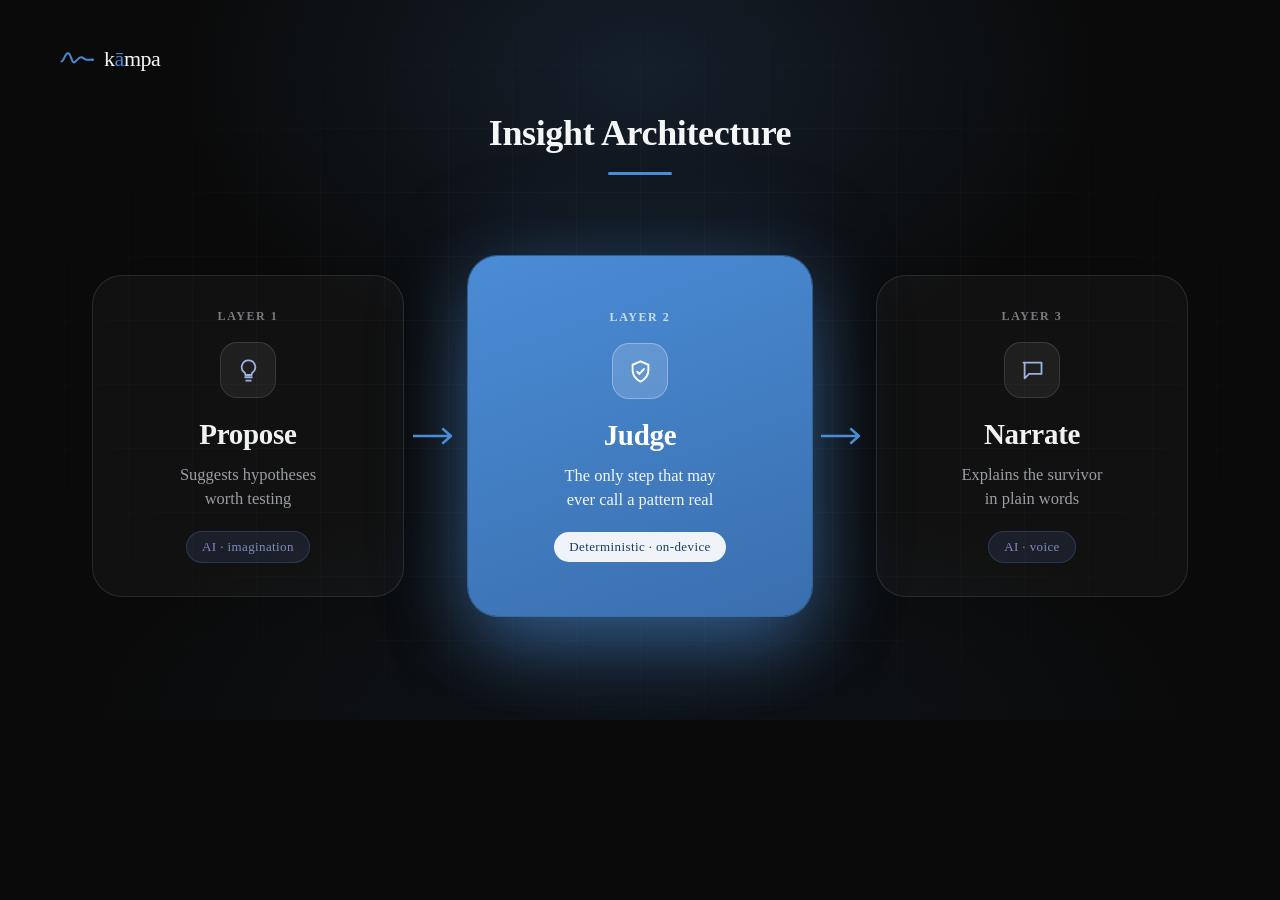
<file: marketing/linkedin/2026-07-19-intelligence-architecture/cover-diagram.html>
<!doctype html><html><head><meta charset="utf-8"><style>
@font-face{font-family:'Geist';src:url('file:///Users/bhav/Documents/ParkinsonsProject/PD Companion/PD Companion/Fonts/Geist-Regular.ttf') format('truetype');font-weight:400}
@font-face{font-family:'Geist';src:url('file:///Users/bhav/Documents/ParkinsonsProject/PD Companion/PD Companion/Fonts/Geist-Medium.ttf') format('truetype');font-weight:500}
@font-face{font-family:'Geist';src:url('file:///Users/bhav/Documents/ParkinsonsProject/PD Companion/PD Companion/Fonts/Geist-SemiBold.ttf') format('truetype');font-weight:600}
*{margin:0;padding:0;box-sizing:border-box}
html,body{width:1280px;height:720px;background:#0a0a0a;font-family:'Geist',sans-serif;overflow:hidden}

.stage{position:relative;width:1280px;height:720px;
  background:
    radial-gradient(60% 70% at 50% 10%, rgba(74,140,214,.16) 0%, rgba(74,140,214,0) 60%),
    radial-gradient(80% 60% at 50% 100%, rgba(74,140,214,.08) 0%, rgba(10,10,10,0) 55%),
    #0a0a0a;
}

/* subtle grid texture */
.grid{position:absolute;inset:0;
  background-image:linear-gradient(rgba(255,255,255,.025) 1px,transparent 1px),
                    linear-gradient(90deg,rgba(255,255,255,.025) 1px,transparent 1px);
  background-size:64px 64px;
  -webkit-mask-image:radial-gradient(72% 72% at 50% 52%,#000 40%,transparent 85%);
          mask-image:radial-gradient(72% 72% at 50% 52%,#000 40%,transparent 85%);
}

/* brand lockup, top-left */
.brand{position:absolute;top:46px;left:60px;display:flex;align-items:center;gap:10px}
.brand svg{width:34px;height:20px}
.brand .word{font-family:'Geist';font-weight:500;font-size:22px;letter-spacing:-0.02em;color:#f5f6f7}
.brand .word b{color:#4A8CD6;font-weight:500}

/* centered title */
.title{position:absolute;top:112px;left:0;right:0;text-align:center}
.title h1{font-family:'Geist';font-weight:600;font-size:36px;letter-spacing:-0.01em;color:#f5f6f7}
.title .rule{width:64px;height:3px;border-radius:2px;margin:18px auto 0;background:#4A8CD6}

/* flow row */
.flow{position:absolute;top:236px;left:0;right:0;height:400px;
  display:flex;align-items:center;justify-content:center;gap:0}

.card{width:312px;height:322px;border-radius:30px;display:flex;flex-direction:column;
  align-items:center;justify-content:center;text-align:center;padding:0 28px;position:relative}

.card.ghost{background:rgba(255,255,255,.03);border:1px solid rgba(255,255,255,.10)}
.card.judge{width:344px;height:360px;
  background:linear-gradient(160deg,#4A8CD6 0%,#3a6fae 100%);
  box-shadow:0 0 0 1px rgba(74,140,214,.55), 0 34px 80px -10px rgba(74,140,214,.55), 0 0 100px rgba(74,140,214,.28);
}

.tag{font-family:'Geist';font-weight:600;font-size:12px;letter-spacing:.13em;text-transform:uppercase;
  margin-bottom:18px;opacity:.85}
.card.ghost .tag{color:#8b8f96}
.card.judge .tag{color:rgba(255,255,255,.85)}

.icon{width:56px;height:56px;border-radius:17px;display:flex;align-items:center;justify-content:center;margin-bottom:20px}
.card.ghost .icon{background:rgba(255,255,255,.06);border:1px solid rgba(255,255,255,.12)}
.card.judge .icon{background:rgba(255,255,255,.16);border:1px solid rgba(255,255,255,.30)}
.icon svg{width:27px;height:27px}

.role{font-family:'Geist';font-weight:600;font-size:29px;letter-spacing:-0.01em;margin-bottom:12px}
.card.ghost .role{color:#f0f1f2}
.card.judge .role{color:#ffffff}

.desc{font-family:'Geist';font-weight:400;font-size:16.5px;line-height:1.45}
.card.ghost .desc{color:#9a9ea5}
.card.judge .desc{color:rgba(255,255,255,.94)}

.who{font-family:'Geist';font-weight:500;font-size:13px;letter-spacing:.03em;margin-top:20px;
  padding:7px 15px;border-radius:20px}
.card.ghost .who{color:#7f8cbb;background:rgba(110,140,220,.12);border:1px solid rgba(110,140,220,.22)}
.card.judge .who{color:#1c3a63;background:rgba(255,255,255,.92)}

.arrow{width:64px;display:flex;align-items:center;justify-content:center;position:relative;z-index:1}
.arrow svg{width:46px;height:20px}
</style></head>
<body>
<div class="stage">
  <div class="grid"></div>

  <div class="brand">
    <svg viewBox="0 0 240 144" fill="none"><path d="M8 90 C 28 90, 30 30, 56 30 C 78 30, 80 110, 104 95 C 124 82, 126 60, 150 60 C 168 60, 172 78, 192 78 L 232 78" stroke="#4A8CD6" stroke-width="14" stroke-linecap="round" stroke-linejoin="round"/><circle cx="232" cy="78" r="9" fill="#4A8CD6"/></svg>
    <div class="word">k<b>ā</b>mpa</div>
  </div>

  <div class="title">
    <h1>Insight Architecture</h1>
    <div class="rule"></div>
  </div>

  <div class="flow">
    <div class="card ghost">
      <div class="tag">Layer 1</div>
      <div class="icon"><svg viewBox="0 0 24 24" fill="none"><path d="M9 18h6M10 21h4M12 3a6 6 0 0 0-3.6 10.8c.5.4.8 1 .8 1.7v.5h5.6v-.5c0-.7.3-1.3.8-1.7A6 6 0 0 0 12 3z" stroke="#9db2e0" stroke-width="1.6" stroke-linecap="round" stroke-linejoin="round"/></svg></div>
      <div class="role">Propose</div>
      <div class="desc">Suggests hypotheses<br>worth testing</div>
      <div class="who">AI · imagination</div>
    </div>

    <div class="arrow"><svg viewBox="0 0 46 20" fill="none"><path d="M0 10h38M30 3l8 7-8 7" stroke="#4A8CD6" stroke-width="2.4" stroke-linecap="round" stroke-linejoin="round"/></svg></div>

    <div class="card judge">
      <div class="tag">Layer 2</div>
      <div class="icon"><svg viewBox="0 0 24 24" fill="none"><path d="M12 3l7 3v5c0 4.5-3 7.7-7 10-4-2.3-7-5.5-7-10V6l7-3z" stroke="#ffffff" stroke-width="1.7" stroke-linejoin="round"/><path d="M9 12.2l2 2 4-4.4" stroke="#ffffff" stroke-width="1.7" stroke-linecap="round" stroke-linejoin="round"/></svg></div>
      <div class="role">Judge</div>
      <div class="desc">The only step that may<br>ever call a pattern real</div>
      <div class="who">Deterministic · on-device</div>
    </div>

    <div class="arrow"><svg viewBox="0 0 46 20" fill="none"><path d="M0 10h38M30 3l8 7-8 7" stroke="#4A8CD6" stroke-width="2.4" stroke-linecap="round" stroke-linejoin="round"/></svg></div>

    <div class="card ghost">
      <div class="tag">Layer 3</div>
      <div class="icon"><svg viewBox="0 0 24 24" fill="none"><path d="M4 5h16v10H9l-4 4V5z" stroke="#9db2e0" stroke-width="1.6" stroke-linejoin="round"/></svg></div>
      <div class="role">Narrate</div>
      <div class="desc">Explains the survivor<br>in plain words</div>
      <div class="who">AI · voice</div>
    </div>
  </div>
</div>
</body></html>
</file>
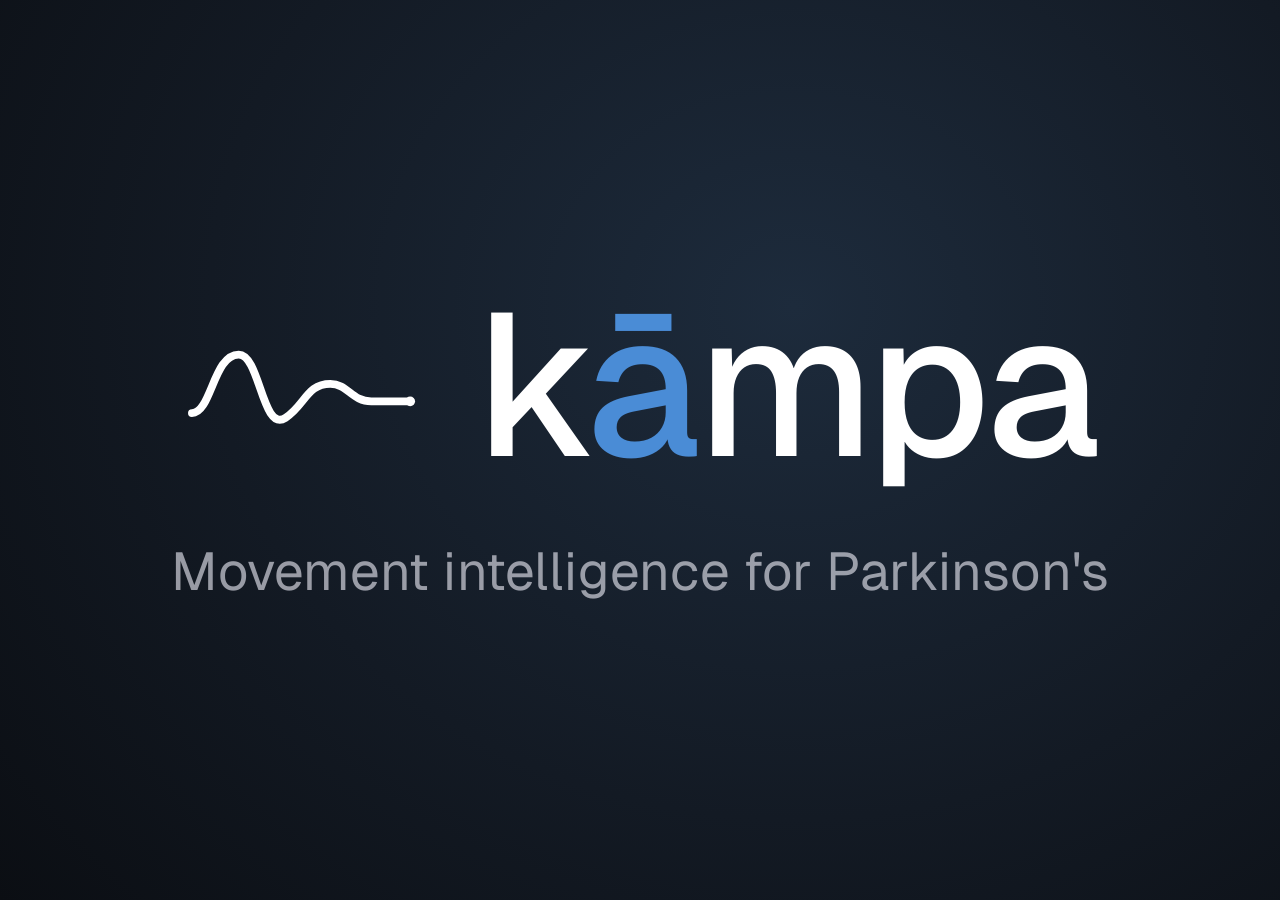
<file: website/assets/brand/banner.html>
<!DOCTYPE html>
<html lang="en">
<head>
<meta charset="UTF-8">
<title>Kampa social banner — source</title>
<!--
  SOURCE for the Kampa social banners. Not a published page.

  Render with scripts/export-banners.sh, which drives headless Chrome at each
  target size. Do not edit the generated PNGs — edit this file and re-render.

  Targets are keyed off ?target= below. Each declares the pixel size of the
  final image and the SAFE BOX inside it: the region every platform is
  guaranteed to show. YouTube is the strict one — it crops a 2048x1152 upload
  down to roughly 1235x338 on desktop, so anything outside that box disappears.
  The lockup is scaled to fit its safe box, never the full canvas.
-->
<link rel="preconnect" href="https://fonts.googleapis.com">
<link rel="preconnect" href="https://fonts.gstatic.com" crossorigin>
<link href="https://fonts.googleapis.com/css2?family=Geist:wght@400;500&display=swap" rel="stylesheet">
<style>
    *, *::before, *::after { box-sizing: border-box; margin: 0; padding: 0; }

    :root {
        --blue: #4A8CD6;
        --ink: #08090b;
    }

    html, body { width: 100%; height: 100%; overflow: hidden; }

    body {
        display: flex;
        align-items: center;
        justify-content: center;
        background: var(--ink);
        font-family: 'Geist', -apple-system, BlinkMacSystemFont, sans-serif;
        -webkit-font-smoothing: antialiased;
    }

    /* Dark field with a cool highlight off-centre, so the lockup sits on the
       lit part rather than dead black. Two layers: a broad navy bloom, then a
       vignette pulling the corners down. */
    .field {
        position: absolute; inset: 0;
        background:
            radial-gradient(120% 150% at 62% 34%, #1d2b3c 0%, #131a24 38%, #0b0e13 68%, var(--ink) 100%),
            linear-gradient(90deg, var(--ink) 0%, transparent 22%, transparent 78%, var(--ink) 100%);
    }

    /* Scaled as a unit by fit(), so internal sizes are a fixed design space
       rather than anything responsive. */
    .lockup {
        position: relative;
        display: flex;
        flex-direction: column;
        align-items: center;
        transform-origin: center center;
    }

    .row { display: flex; align-items: center; gap: 44px; }

    .wave { width: 176px; height: 106px; color: #fff; flex-shrink: 0; }

    .word {
        font-weight: 500;
        font-size: 152px;
        line-height: 1;
        letter-spacing: -0.02em;
        color: #fff;
        white-space: nowrap;
        /* Geist's descender on 'p' would otherwise pull the optical centre
           down relative to the wave. */
        transform: translateY(-0.055em);
    }
    .word .macron { color: var(--blue); }

    .tagline {
        margin-top: 30px;
        font-weight: 400;
        font-size: 40px;
        letter-spacing: 0.005em;
        color: rgba(235, 235, 245, 0.62);
        white-space: nowrap;
    }
</style>
</head>
<body>

<div class="field"></div>

<div class="lockup" id="lockup">
    <div class="row">
        <svg class="wave" viewBox="0 0 240 144" fill="none" xmlns="http://www.w3.org/2000/svg" aria-hidden="true">
            <path d="M8 90 C 28 90, 30 30, 56 30 C 78 30, 80 110, 104 95 C 124 82, 126 60, 150 60 C 168 60, 172 78, 192 78 L 232 78"
                  stroke="currentColor" stroke-width="8" stroke-linecap="round" stroke-linejoin="round"/>
            <circle cx="232" cy="78" r="5" fill="currentColor"/>
        </svg>
        <div class="word">k<span class="macron">ā</span>mpa</div>
    </div>
    <div class="tagline">Movement intelligence for Parkinson's</div>
</div>

<script>
    // size = the exported PNG. safe = the region the platform always shows.
    const TARGETS = {
        youtube:  { w: 2048, h: 1152, safeW: 1235, safeH: 338 },
        linkedin: { w: 1584, h: 396,  safeW: 1360, safeH: 300 },
        x:        { w: 1500, h: 500,  safeW: 1300, safeH: 380 },
        company:  { w: 1128, h: 191,  safeW: 1000, safeH: 150 }
    };

    const key = new URLSearchParams(location.search).get('target') || 'youtube';
    const t = TARGETS[key] || TARGETS.youtube;

    function fit() {
        const el = document.getElementById('lockup');
        el.style.transform = 'scale(1)';
        const r = el.getBoundingClientRect();
        // 0.92 keeps a little air inside the safe box rather than butting the lockup
        // against its edge, which reads as cramped once a platform draws UI over it.
        const scale = Math.min(t.safeW / r.width, t.safeH / r.height) * 0.92;
        el.style.transform = `scale(${scale})`;
    }

    if (document.fonts && document.fonts.ready) {
        document.fonts.ready.then(fit);
    } else {
        window.addEventListener('load', fit);
    }
    fit();
</script>

</body>
</html>
</file>
